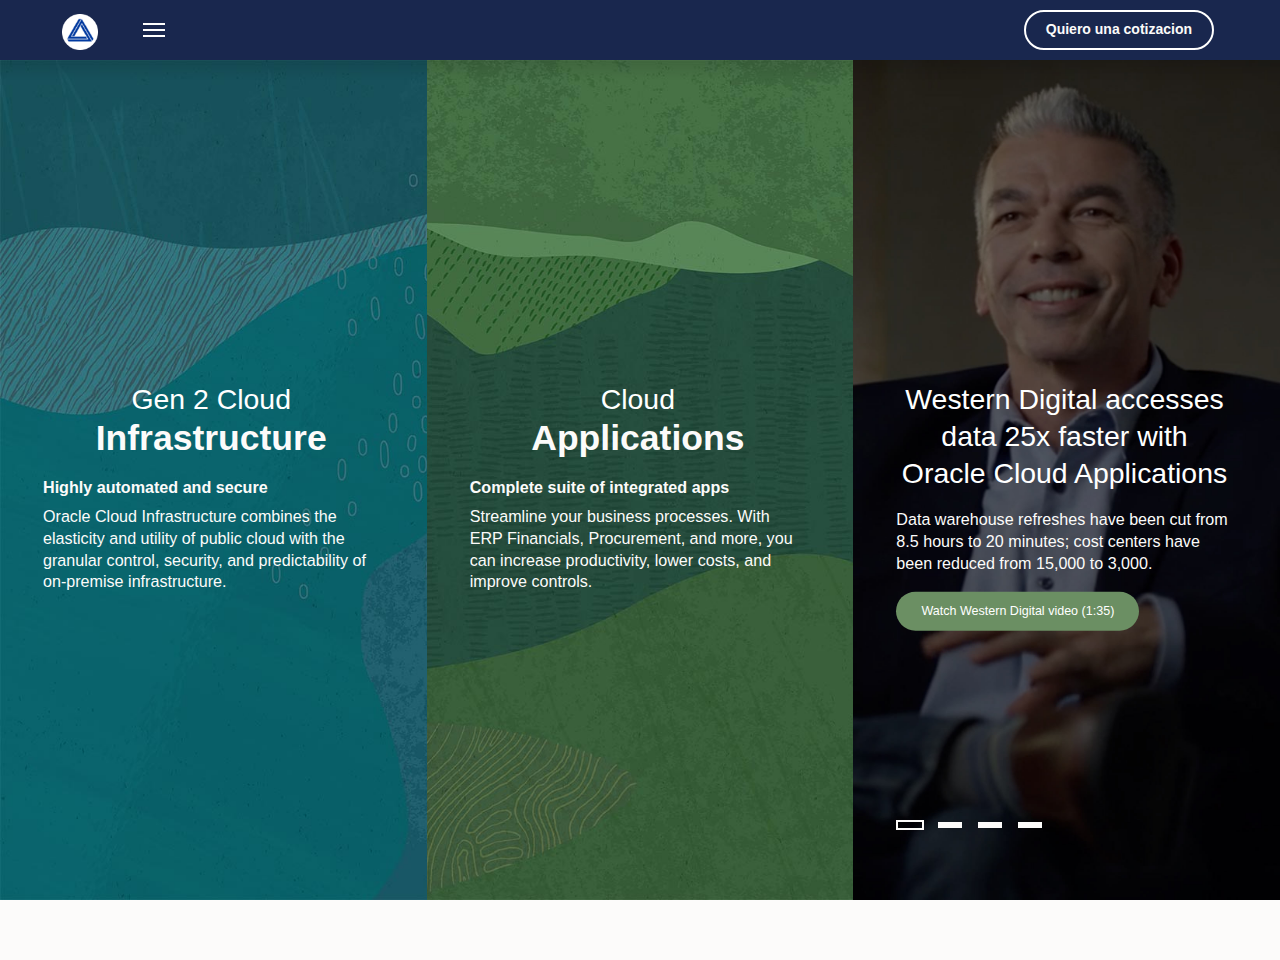
<file: index.html>
<!DOCTYPE html>
<html lang="en-US" class="no-js">
<!-- start :  -->
<!-- start : -->

<meta http-equiv="content-type" content="text/html;charset=UTF-8" />

<head>
    <title>ATS GROUP | We Make IT Work</title>
    <meta name="Title" content="ATS GROUP | We Make IT Wotk">
    <meta name="Description" content="Nos especializamos en crear herramientas digitales, incluyendo sitios web, según sus necesidades o deseos.">
    <meta name="Keywords" content="enterprise, applications, software, database, middleware, fusions, business, hardware">
    <meta name="siteid" content="sv">
    <meta name="countryid" content="SV">
    <meta name="robots" content="index, follow">
    <meta name="country" content="El Salvador">
    <meta name="Language" content="es">
    <meta name="Updated Date" content="2019-11-09T12:08:59Z">

    <meta name="viewport" content="width=device-width, initial-scale=1, maximum-scale=1">
    <meta http-equiv="Content-Type" content="text/html; charset=utf-8">

    <!-- BEGIN CSS/JS -->
    <script>
        ! function() {
            var d = document.documentElement;
            d.className = d.className.replace(/no-js/, 'js');
        }();
    </script>
    <link rel="stylesheet" href="asset/web/css/ats-styles.css">
    <link data-wscss href="asset/web/css/redwood-base.css" rel="preload" as="style" onload="this.rel='stylesheet'" onerror="this.rel='stylesheet'">
    <noscript>
        <link href="asset/web/css/redwood-base.css" rel="stylesheet">
    </noscript>

    <link data-wsjs data-reqjq href="asset/web/js/redwood-base.js" rel="preload" as="script">
    <script data-wsjs src="asset/web/js/jquery-min.js" async onload="$('head link[data-reqjq][rel=preload]').each(function(){var a = document.createElement('script');a.async=false;a.src=$(this).attr('href');this.parentNode.insertBefore(a, this);});$(function(){$('script[data-reqjq][data-src]').each(function(){this.async=true;this.src=$(this).data('src');});});"></script>
    <!-- Modernizr -->
    <script src="asset/web/js/modernizr-custom.js"></script>
    <!-- END CSS/JS -->

    <link rel="icon" href="asset/web/favicons/favicon-ats.png" sizes="32x32">
    <link rel="icon" href="asset/web/favicons/favicon-128.png" sizes="128x128">
    <link rel="icon" href="asset/web/favicons/favicon-192.png" sizes="192x192">
    <link rel="apple-touch-icon" href="asset/web/favicons/favicon-120.png" sizes="120x120">
    <link rel="apple-touch-icon" href="asset/web/favicons/favicon-152.png" sizes="152x152">
    <link rel="apple-touch-icon" href="asset/web/favicons/favicon-180.png" sizes="180x180">
    <meta name="msapplication-TileColor" content="#fcfbfa" />
    <meta name="msapplication-square70x70logo" content="favicon-128.png" />
    <meta name="msapplication-square150x150logo" content="favicon-270.png" />
    <meta name="msapplication-TileImage" content="favicon-270.png" />
    <meta name="msapplication-config" content="none" />

    <body class="f20 f20v0 f20home" style="opacity:0">
        <!-- Container/Display Start -->
        <!-- inicio menu nav -->
        <nav>
            <section class="u28 u28v0" id="u28" data-trackas="header">
                <div class="u28w1">
                    <div class="cwidth">
                        <div class="u28s1">
                            <a class="u28home rw-logo" href="index.html" tabindex=1>Home</a>
                            <a href="#cd-nav" class="cd-nav-trigger">Menu 
                                <span class="cd-nav-icon"></span>                                    
                                <svg x="0px" y="0px" width="52px" height="52px" viewBox="0 0 52 52">
                                    <circle fill="transparent" stroke="#656e79" stroke-width="1" cx="27" cy="27" r="25" stroke-dasharray="157 157" stroke-dashoffset="157"></circle>
                                </svg>
                            </a>
                        </div>
                        <div class="u28s2">
                            <div class="u28-profile">
                            </div>
                        </div>
                        <div class="u28s3">
                            <a data-lbl="cloud-free-tier" href="#" class="u28b1" tabindex=5>Quiero una cotizacion</a>
                        </div>
                    </div>
                </div>
                <nav id="u28nav" class="u28nav" data-trackas="menu">
                    <span class="mnavback u28back">Back</span>
                </nav>
            </section>
            <div id="cd-nav" class="cd-nav">
                <div class="cd-navigation-wrapper">
                    <div class="cd-half-block">
                        <h2>&nbsp; </h2>

                        <nav>
                            <ul class="cd-primary-nav">
                                <li><a href="#0" class="selected">Inicio</a></li>
                                <li><a href="#0">Servicios</a></li>
                                <li><a href="#0">Nosotros</a></li>
                                <li><a href="#0">Contacto</a></li>

                            </ul>
                        </nav>
                    </div>
                    <!-- .cd-half-block -->
                    <div class="cd-half-block">
                        <address>
                            <ul class="cd-contact-info">
                                    <a class="company-logo" href="#">
                                            <img src="/asset/web/images/logo-ats-white.png" />
                                    </a>
                                <li><a href="mailto:bussinness@atsgroup.tech">business@atsgroup.tech</a></li>
                                <li>
                                    <span>El Salvador</span>
                                    <span>Cima 3 Pasaje 21 #53-E</span>
                                    <span>San Salvador.</span>
                                  
                                </li>
                                <li>
                                    <span>EE UU, Oviedo folrida.</span>
                                </li>
                            </ul>
                    </address>
                    </div>
                    <!-- .cd-half-block -->
                </div>
                <!-- .cd-navigation-wrapper -->
            </div>
            <!-- .cd-nav -->
        </nav>
        <!-- termina  menu nav -->

        <!-- Container/Display Start -->
        <main>
            <div class="f20w1">
                <!-- U28v0 inide-->
                <section class="u28 u28v0" id="u28" data-trackas="header">
                    <nav id="u28nav" class="u28nav" data-trackas="menu">
                        <span class="mnavback u28back">Back</span>
                    </nav>
                </section>
                <!-- RH02v0 -->
                <section class="rh02 rh02v0 pghero" data-trackas="rh02" data-ocomid="rh02" data-backlbl="Back">
                    <div class="rh02w1">
                        <div class="rh02panel rh02p1" data-trackas="panel1:infra">
                            <div class="rh02w2 darktheme">
                                <div class="rh02w3">
                                    <button class="rh02-pcontent">
                                <h2 class="rh02-ttl">Gen 2 Cloud <b>Infrastructure</b></h2>
                                <div class="rh02-sub">Highly automated and secure</div>
                                <div class="rh02-leadin">
                                    <p>Oracle Cloud Infrastructure combines the elasticity and utility of public cloud with the granular control, security, and predictability of on-premise infrastructure.</p>
                                </div>
                            </button>
                                    <div class="rh02w4">
                                        <div class="rh02-cta">
                                            <div class="obttns ">
                                                <div><a href="#" data-lbl="cta-0912:button:cloud-infracturure ">Cloud Infrastructure overview</a></div>
                                                <div class="obttn1 btn-liquid"><a href="#" data-lbl="cta-112219-cloud-sign-in">Sign in to Cloud</a></div>

                                            </div>
                                        </div>
                                        <div class="rh02-xcontent">
                                            <div class="rh02head">
                                                <h5>Featured</h5>
                                            </div>
                                            <div class="rh02link">
                                                <a href="#" data-lbl="cta-111819-panel1-pos1-hbr-automation">How AI and Automation Can Transform Complexity Into Profit</a>
                                                <p style="font-color:white;">Harvard Business Review Analytic Services report: 77% of business leaders say top candidate for automation is operations.</p>
                                            </div>

                                            <div class="rh02link">
                                                <a href="#" data-lbl="cta-111819-panel1-pos2-ovum-oci-gen2-cloud">Analyst Report: The Business Value of Cloud 2.0</a>
                                                <p style="font-color:white;">Oracle meets expectations for reliability, security, and performance, Ovum says.</p>
                                            </div>
                                        </div>
                                    </div>
                                </div>
                            </div>
                        </div>
                        <div class="rh02panel rh02p2" data-trackas="panel2:apps">
                            <div class="rh02w2 darktheme">
                                <div class="rh02w3">
                                    <button class="rh02-pcontent">
                                    <h2 class="rh02-ttl">Cloud <b>Applications</b></h2>
                                    <div class="rh02-sub">Complete suite of integrated apps</div>
                                    <div class="rh02-leadin">
                                        <p>Streamline your business processes. With ERP Financials, Procurement, and more, you can increase productivity, lower costs, and improve controls.</p>
                                    </div>
                                </button>
                                    <div class="rh02w4">
                                        <div class="rh02-cta">
                                            <div class="obttns">
                                                <div><a href="#" data-lbl="cta-0912:button:cloud-applications">Cloud Applications overview</a></div>
                                            </div>
                                        </div>

                                        <div class="rh02-xcontent">

                                            <div class="rh02head">
                                                <h5>Featured</h5>
                                            </div>
                                            <div class="rh02link">
                                                <a href="#" data-lbl="cta-panel2-pos1-gartner-mq-cpq-apps">Oracle Named a Leader in 2019 Gartner Magic Quadrant for Configure, Price and Quote Application Suites</a>
                                                <p>Gartner report highlights Oracle&rsquo;s growth in market share, comprehensive CPQ functionality, and scope of quote-to-cash offerings. Read the report.</p>
                                            </div>
                                            <div class="rh02link">
                                                <a href="#" data-lbl="cta-110119-panel2-pos2-ai-wkplace-apps">AI Is Winning Hearts, Minds&mdash;and Trust&mdash;in the Workplace</a>
                                                <p>64% of people trust a robot more than their manager, Oracle/Future Workplace research finds. Get the report.</p>
                                            </div>
                                        </div>
                                    </div>
                                </div>
                            </div>
                        </div>
                        <div class="rh02panel rh02p3 rh02carousel" data-auto="5" data-trackas="panel3:about">
                            <div class="rh02w2 darktheme" data-bgimg="/asset/web/images/rh02-western-digital-cloud-overlay-2x.jpg" data-bgimg2x="/asset/web/images/rh02-western-digital-cloud-overlay-2x.jpg">
                                <div class="rh02w3">
                                    <div class="rh02-pcontent">
                                        <h2 class="rh02-ttl">Western Digital accesses data 25x faster with Oracle Cloud Applications</h2>
                                        <p>Data warehouse refreshes have been cut from 8.5 hours to 20 minutes; cost centers have been reduced from 15,000 to 3,000.</p>
                                        <div class="rh02-cta">
                                            <div class="obttns">
                                                <div><a href="#" rel="vbox" data-lbl="cta-1114-panel3-slide1-cust-video-west-digital-apps">Watch Western Digital video (1:35)</a></div>
                                            </div>
                                        </div>
                                    </div>

                                </div>
                            </div>
                            <div class="rh02w2 darktheme" data-bgimg="/asset/web/images/rh02-database-2x.jpg" data-bgimg2x="/asset/web/images/rh02-database-2x.jpg">
                                <div class="rh02w3">
                                    <div class="rh02-pcontent">
                                        <h2 class="rh02-ttl">About <b class="">ATS GROUP</b></h2>
                                        <div class="rh02-sub">Unlock endless possibilities</div>
                                        <div class="rh02-leadin">
                                            <p>A culture of innovation has propelled Oracle since its inception. Today, thanks to exceptional people, we lead the market in autonomous, cloud, and applications technologies.</p>
                                        </div>
                                        <div class="rh02-cta">
                                            <div class="obttns">
                                                <div><a href="#" data-lbl="cta-0912:slide2:button:about-oracle-mission-overview">Our mission</a></div>
                                            </div>
                                        </div>
                                    </div>
                                </div>
                            </div>
                            <!-- Default Panel -->
                            <div class="rh02w2 darktheme" data-bgimg="/asset/web/images/rh02-earnings-2x.jpg" data-bgimg2x="/asset/web/images/rh02-earnings-2x.jpg">
                                <div class="rh02w3">
                                    <div class="rh02-pcontent">
                                        <h2 class="rh02-ttl">Connecting finance and human resources in Oracle Cloud delivers faster monthly close, higher productivity</h2>
                                        <div class="rh02-cta">
                                            <div class="obttns">
                                                <div><a href="#" data-lbl="cta-1104-panel3-Pos3-fin-hr-nucleus-apps">Get the Nucleus Research report</a></div>
                                            </div>
                                        </div>
                                    </div>
                                </div>
                            </div>
                            <div class="rh02w2 darktheme" data-bgimg="/asset/web/images/rh02-openworld-pre-event-2x.jpg" data-bgimg2x="/asset/web/images/rh02-openworld-pre-event-2x.jpg">
                                <div class="rh02w3">
                                    <div class="rh02-pcontent">
                                        <h2 class="rh02-ttl rh02-longttl">Oracle named a leader in The Forrester Wave&trade;: Translytical Data Platforms, Q4 2019</h2>
                                        <div class="rh02-leadin">
                                            <p>Oracle scores highest in the current offering and strategy categories. Forrester notes that customers like Oracle databases&rsquo; capability to support many workloads including OLTP, IoT, microservices, and
                                                AI/ML.
                                            </p>
                                        </div>
                                        <div class="rh02-cta">
                                            <div class="obttns">
                                                <div><a href="#" target="_blank" data-lbl="cta-110419-panel3-Pos4-forr-wave-trans-wave-db-infra">Read the Forrester report</a></div>
                                            </div>
                                        </div>
                                    </div>
                                </div>
                            </div>
                        </div>
                    </div>
                </section>

                <!-- Linea hawayana  se puede eliminar  o poner otra de color -->
                <div class="u10 u10v6"></div>
                <!-- Footer -->

                <footer class="footer-ats-centered">
                    <a class="footer-company-logo" href="#">
                        <img src="/asset/web/images/logo-ats-white.png" />
                    </a>
                    <p class="footer-links">
                        <a href="#">Inicio</a> &nbsp;&nbsp;
                        <a href="#">Servicios</a>&nbsp;&nbsp;
                        <a href="#">Nosotros</a>&nbsp;&nbsp;
                        <a href="#">Contacto</a>
                    </p>
                    <br>
                    <h2 class="linea "><span>2019 ©  ATS Group Todos los derechos reservados </span></h2>
                    <br>
                    <address>
                            <ul class="footer-contact-info">
                                <li><a href="mailto:bussinness@atsgroup.tech">Email: business@atsgroup.tech</a></li>
                                <li>
                                    <span>El Salvador</span>
                                    <span>Cima 3 Pasaje 21 #53-E</span>
                                    <span>San Salvador.</span>
                                  
                                </li>
                                <li>
                                    <span>EE UU, Oviedo folrida.</span>
                                </li>
                            </ul>
                    </address>
                    <div class="u10w5" data-trackas="footer">
                        <ul class="scl-icons">
                            <li class="scl-facebook"><a data-lbl="scl-icon:facebook" href="#" title="ATS GROUP  on Facebook">Facebook</a></li>
                            <li class="scl-linkedin"><a data-lbl="scl-icon:linkedin" href="#" title="Oracle on LinkedIn">LinkedIn</a></li>
                        </ul>
                    </div>
                </footer>
            </div>
        </main>

        <!-- Resource jQuery -->
        <script src="/asset/web/js/jquery-2.1.1.js"></script>
        <script src="/asset/web/js/main.js"></script>

    </body>

</html>
</file>
<file: asset/web/css/ats-styles.css>
/*----------------Comienza estilos de footer-----------------*/

.footer-ats-centered {
    background-color: #19274e;
    box-shadow: 0 1px 1px 0 rgba(0, 0, 0, 0.12);
    box-sizing: border-box;
    width: 100%;
    text-align: center;
    font: normal 18px sans-serif;
    padding: 45px;
    margin-top: 0px;
}

.footer-ats-centered .company-logo {
    color: #8d9093;
    font-size: 30px;
    margin: 0;
}

.footer-ats-centered .footer-company-name {
    color: #8f9296;
    font-size: 14px;
    margin: 0;
}

.footer-ats-centered .footer-links {
    list-style: none;
    font-weight: bold;
    color: #ffffff;
    padding: 35px 0 23px;
    margin: 0;
}

.footer-ats-centered .footer-links a {
    display: inline-block;
    text-decoration: none;
    color: inherit;
}

.scl-icons {
    margin-left: -60px;
    margin-bottom: 40px;
}

h2,
.linea {
    font: normal 16px sans-serif;
    margin-top: 30px;
    text-align: center;
    color: #ffffff;
    font-size: 13px;
    margin: 0;
}

h2.linea {
    position: relative;
    z-index: 1;
}

h2.linea:before {
    border-top: 0.5px solid #273a69;
    content: "";
    margin: 0 auto;
    position: absolute;
    top: 50%;
    left: 0;
    right: 0;
    bottom: 0;
    width: 100%;
    z-index: -1;
}

h2.linea span {
    background: #19274e;
    padding: 0 15px;
}

.footer-contact-info li {
    font: normal 16px sans-serif;
    margin-top: 30px;
    text-align: center;
    color: #ffffff;
    font-size: 13px;
    margin: 0;
}

.footer-ats-centered .footer-contact-info a {
    padding-bottom: 50px;
    color: #ffffff;
}


/* Responsivo footer*/

@media (max-width: 600px) {
    .footer-ats-centered {
        padding: 35px;
    }
    .footer-ats-centered .footer-company-logo {
        font-size: 18px;
        position: static!important;
        width: 100%;
        text-align: center;
        margin-top: 160px;
    }
    .footer-ats-centered .footer-company-name {
        font-size: 12px;
    }
    .footer-ats-centered .footer-links {
        font-size: 14px;
        padding: 25px 0 20px;
    }
    .footer-ats-centered .footer-links a {
        line-height: 1.8;
    }
    .linea:before {
        display: none;
    }
    h2,
    .footer-company-name {
        font-size: 11.5px;
    }
}


/*----------------Termina estilos de footer-----------------*/


/* -------------------------------- 

Estilos de menu slide 

-------------------------------- */

*,
*::after,
*::before {
    -webkit-box-sizing: border-box;
    -moz-box-sizing: border-box;
    box-sizing: border-box;
}

html {
    /*  font-size: 62.5%; */
}

html * {
    -webkit-font-smoothing: antialiased;
    -moz-osx-font-smoothing: grayscale;
}

body {
    /* background de menu slide */
    font-size: 1.6rem;
    font-family: "Open Sans", sans-serif;
    color: #243040;
    background-color: #ffffff;
    overflow: hidden;
}

body,
html {
    /* prevent horizontal scrolling */
    overflow-x: hidden;
}

a {
    color: #9cb3a8;
    text-decoration: none;
}


/* ---------Estilos Main Componentes de menu---------*/

main {
    position: relative;
    z-index: 2;
    /* fix bug on iOS */
    height: 100vh;
    overflow-y: auto;
    -webkit-overflow-scrolling: touch;
    background-color: #9cb3a8;
    -webkit-overflow-scrolling: touch;
    /* Force Hardware Acceleration in WebKit */
    -webkit-transform: translateZ(0);
    -moz-transform: translateZ(0);
    -ms-transform: translateZ(0);
    -o-transform: translateZ(0);
    transform: translateZ(0);
    -webkit-backface-visibility: hidden;
    backface-visibility: hidden;
    -webkit-transition: -webkit-transform 0.7s;
    -moz-transition: -moz-transform 0.7s;
    transition: transform 0.7s;
    -webkit-transition-timing-function: cubic-bezier(0.91, 0.01, 0.6, 0.99);
    -moz-transition-timing-function: cubic-bezier(0.91, 0.01, 0.6, 0.99);
    transition-timing-function: cubic-bezier(0.91, 0.01, 0.6, 0.99);
}

main h1 {
    font-size: 2.6rem;
    margin-bottom: 1em;
}

.navigation-is-open main {
    -webkit-transform: translateX(100%);
    -moz-transform: translateX(100%);
    -ms-transform: translateX(100%);
    -o-transform: translateX(100%);
    transform: translateX(100%);
}

@media only screen and (min-width: 768px) {}

.cd-nav-trigger {
    position: fixed;
    z-index: 3;
    left: 10%;
    top: 4px;
    height: 52px;
    width: 52px;
    background-color: #24304000;
    border-radius: 50%;
    /* image replacement */
    overflow: hidden;
    text-indent: 100%;
    white-space: nowrap;
    -webkit-transition: -webkit-transform 0.5s;
    -moz-transition: -moz-transform 0.5s;
    transition: transform 0.5s;
}

.cd-nav-trigger .cd-nav-icon {
    /* icon created in CSS */
    position: absolute;
    left: 50%;
    top: 50%;
    bottom: auto;
    right: auto;
    -webkit-transform: translateX(-50%) translateY(-50%);
    -moz-transform: translateX(-50%) translateY(-50%);
    -ms-transform: translateX(-50%) translateY(-50%);
    -o-transform: translateX(-50%) translateY(-50%);
    transform: translateX(-50%) translateY(-50%);
    width: 22px;
    height: 2px;
    background-color: #ffffff;
}

.cd-nav-trigger .cd-nav-icon::before,
.cd-nav-trigger .cd-nav-icon:after {
    /* upper and lower lines of the menu icon */
    content: '';
    position: absolute;
    top: 0;
    right: 0;
    width: 100%;
    height: 100%;
    background-color: inherit;
    /* Force Hardware Acceleration in WebKit */
    -webkit-transform: translateZ(0);
    -moz-transform: translateZ(0);
    -ms-transform: translateZ(0);
    -o-transform: translateZ(0);
    transform: translateZ(0);
    -webkit-backface-visibility: hidden;
    backface-visibility: hidden;
    -webkit-transition: -webkit-transform 0.5s, width 0.5s, top 0.3s;
    -moz-transition: -moz-transform 0.5s, width 0.5s, top 0.3s;
    transition: transform 0.5s, width 0.5s, top 0.3s;
}

.cd-nav-trigger .cd-nav-icon::before {
    -webkit-transform-origin: right top;
    -moz-transform-origin: right top;
    -ms-transform-origin: right top;
    -o-transform-origin: right top;
    transform-origin: right top;
    -webkit-transform: translateY(-6px);
    -moz-transform: translateY(-6px);
    -ms-transform: translateY(-6px);
    -o-transform: translateY(-6px);
    transform: translateY(-6px);
}

.cd-nav-trigger .cd-nav-icon::after {
    -webkit-transform-origin: right bottom;
    -moz-transform-origin: right bottom;
    -ms-transform-origin: right bottom;
    -o-transform-origin: right bottom;
    transform-origin: right bottom;
    -webkit-transform: translateY(6px);
    -moz-transform: translateY(6px);
    -ms-transform: translateY(6px);
    -o-transform: translateY(6px);
    transform: translateY(6px);
}

.no-touch .cd-nav-trigger:hover .cd-nav-icon::after {
    top: 2px;
}

.no-touch .cd-nav-trigger:hover .cd-nav-icon::before {
    top: -2px;
}

.cd-nav-trigger svg {
    position: absolute;
    top: 0;
    left: 0;
}

.cd-nav-trigger circle {
    /* circle border animation */
    -webkit-transition: stroke-dashoffset 0.4s 0s;
    -moz-transition: stroke-dashoffset 0.4s 0s;
    transition: stroke-dashoffset 0.4s 0s;
}

.navigation-is-open .cd-nav-trigger {
    /* rotate trigger when navigation becomes visible */
    -webkit-transform: rotate(180deg);
    -moz-transform: rotate(180deg);
    -ms-transform: rotate(180deg);
    -o-transform: rotate(180deg);
    transform: rotate(180deg);
}

.navigation-is-open .cd-nav-trigger .cd-nav-icon::after,
.navigation-is-open .cd-nav-trigger .cd-nav-icon::before {
    /* animate arrow --> from hamburger to arrow */
    width: 50%;
    -webkit-transition: -webkit-transform 0.5s, width 0.5s;
    -moz-transition: -moz-transform 0.5s, width 0.5s;
    transition: transform 0.5s, width 0.5s;
}

.navigation-is-open .cd-nav-trigger .cd-nav-icon::before {
    -webkit-transform: rotate(45deg);
    -moz-transform: rotate(45deg);
    -ms-transform: rotate(45deg);
    -o-transform: rotate(45deg);
    transform: rotate(45deg);
}

.navigation-is-open .cd-nav-trigger .cd-nav-icon::after {
    -webkit-transform: rotate(-45deg);
    -moz-transform: rotate(-45deg);
    -ms-transform: rotate(-45deg);
    -o-transform: rotate(-45deg);
    transform: rotate(-45deg);
}

.no-touch .navigation-is-open .cd-nav-trigger:hover .cd-nav-icon::after,
.no-touch .navigation-is-open .cd-nav-trigger:hover .cd-nav-icon::before {
    top: 0;
}

.navigation-is-open .cd-nav-trigger circle {
    stroke-dashoffset: 0;
    -webkit-transition: stroke-dashoffset 0.4s 0.3s;
    -moz-transition: stroke-dashoffset 0.4s 0.3s;
    transition: stroke-dashoffset 0.4s 0.3s;
}

@media only screen and (min-width: 1170px) {
    .cd-nav-trigger {
        top: 4px;
    }
}

.cd-nav {
    position: fixed;
    z-index: 1;
    top: 0;
    left: 0;
    height: 100%;
    width: 100%;
    background-color: #243565;
    visibility: hidden;
    -webkit-transition: visibility 0s 0.7s;
    -moz-transition: visibility 0s 0.7s;
    transition: visibility 0s 0.7s;
}

.cd-nav .cd-navigation-wrapper {
    /* all navigation content */
    height: 100%;
    overflow-y: auto;
    -webkit-overflow-scrolling: touch;
    padding: 40px 5% 40px calc(5% + 80px);
    /* Force Hardware Acceleration in WebKit */
    -webkit-transform: translateZ(0);
    -moz-transform: translateZ(0);
    -ms-transform: translateZ(0);
    -o-transform: translateZ(0);
    transform: translateZ(0);
    -webkit-backface-visibility: hidden;
    backface-visibility: hidden;
    -webkit-transform: translateX(-50%);
    -moz-transform: translateX(-50%);
    -ms-transform: translateX(-50%);
    -o-transform: translateX(-50%);
    transform: translateX(-50%);
    -webkit-transition: -webkit-transform 0.7s;
    -moz-transition: -moz-transform 0.7s;
    transition: transform 0.7s;
    -webkit-transition-timing-function: cubic-bezier(0.86, 0.01, 0.77, 0.78);
    -moz-transition-timing-function: cubic-bezier(0.86, 0.01, 0.77, 0.78);
    transition-timing-function: cubic-bezier(0.86, 0.01, 0.77, 0.78);
}

.navigation-is-open .cd-nav {
    visibility: visible;
    -webkit-transition: visibility 0s 0s;
    -moz-transition: visibility 0s 0s;
    transition: visibility 0s 0s;
}

.navigation-is-open .rw-logo,
.u28s3 {
    display: none;
}

.navigation-is-open .u28s3 {
    display: none;
}

.navigation-is-open .u28w1 {
    background-color: rgba(25, 39, 78, 0.00);
}

.navigation-is-open .u28w1:after {
    display: none;
}

.navigation-is-open .cd-nav .cd-navigation-wrapper {
    -webkit-transform: translateX(0);
    -moz-transform: translateX(0);
    -ms-transform: translateX(0);
    -o-transform: translateX(0);
    transform: translateX(0);
    -webkit-transition: -webkit-transform 0.5s;
    -moz-transition: -moz-transform 0.5s;
    transition: transform 0.5s;
    -webkit-transition-timing-function: cubic-bezier(0.82, 0.01, 0.77, 0.78);
    -moz-transition-timing-function: cubic-bezier(0.82, 0.01, 0.77, 0.78);
    transition-timing-function: cubic-bezier(0.82, 0.01, 0.77, 0.78);
}

.cd-nav h2 {
    position: relative;
    margin-bottom: 1.7em;
    font-size: 1.3rem;
    font-weight: 800;
    color: hsl(0, 0%, 100%);
    text-transform: uppercase;
}

.cd-nav h2::after {
    /* bottom separation line */
    content: '';
    position: absolute;
    left: 0;
    bottom: -20px;
    height: 1px;
    width: 60px;
    background-color: currentColor;
}

.cd-nav .cd-primary-nav {
    margin-top: 60px;
}

.cd-nav .cd-primary-nav li {
    margin: 1.6em 0;
}

.cd-nav .cd-primary-nav a {
    font-weight: bold;
    font-size: 2.4rem;
    color: rgba(255, 255, 255, 0.3);
    display: inline-block;
}

.cd-nav .cd-primary-nav a.selected {
    color: #ffffff;
}

.no-touch .cd-nav .cd-primary-nav a:hover {
    color: #ffffff;
}

.cd-nav .cd-contact-info {
    margin-top: 80px;
}

.cd-nav .cd-contact-info li {
    font-family: "Merriweather", serif;
    margin-bottom: 1.5em;
    line-height: 1.2;
    color: rgba(255, 255, 255, 0.3);
}

.cd-nav .cd-contact-info a {
    color: #ffffff;
}

.cd-nav .cd-contact-info span {
    display: block;
}

.cd-nav .cd-contact-info li,
.cd-nav .cd-contact-info a,
.cd-nav .cd-contact-info span {
    font-size: 1.6rem;
}

@media only screen and (min-width: 1170px) {
    .cd-nav .cd-navigation-wrapper {
        padding: 6px 20%;
    }
    .cd-nav .cd-navigation-wrapper::after {
        clear: both;
        content: "";
        display: table;
    }
    .cd-nav .cd-half-block {
        width: 50%;
        float: left;
    }
    .cd-nav .cd-primary-nav {
        margin-top: 0;
    }
    .cd-nav h2 {
        font-size: 1.5rem;
        margin-bottom: 5.6em;
    }
    .cd-nav .cd-primary-nav li {
        margin: 2em 0;
    }
    .cd-nav .cd-primary-nav a {
        font-size: 4.4rem;
    }
    .cd-nav .cd-contact-info {
        margin-top: 120px;
        text-align: right;
    }
    .cd-nav .cd-contact-info li {
        margin-bottom: 2.4em;
    }
    .cd-nav .cd-contact-info li,
    .cd-nav .cd-contact-info a,
    .cd-nav .cd-contact-info span {
        font-size: 2rem;
    }
}

.no-js main {
    height: auto;
    overflow: visible;
}

.no-js .cd-nav {
    position: static;
    visibility: visible;
}

.no-js .cd-nav .cd-navigation-wrapper {
    height: auto;
    overflow: visible;
    padding: 100px 5%;
    -webkit-transform: translateX(0);
    -moz-transform: translateX(0);
    -ms-transform: translateX(0);
    -o-transform: translateX(0);
    transform: translateX(0);
}


/* 
CSS reset
http://meyerweb.com/eric/tools/css/reset/ 
   v2.0 | 20110126
   License: none (public domain)
*/
</file>
<file: asset/web/css/redwood-base.css>
/*
######################################################

# REDWOOD-BASE.CSS

# OCOM GLOBAL ASSET RELEASE: 20.3.0

# BUILD DATE: Mon Dec 02 2019 13:24:29 GMT-0800 (PST)

# COPYRIGHT ORACLE CORP 2019 [UNLESS STATED OTHERWISE]

######################################################
*/


/*! VERSION INFO */

#redwoodstyle {
    content: '20.3.0'
}

span[tabindex]:focus,
li[tabindex]:focus,
div[tabindex]:focus,
button:focus,
a:focus {
    outline-offset: 2px;
    outline-width: 2px !important;
    outline-style: dotted !important;
    outline-color: #e6ac58
}

.eyebrow {
    font-size: 1.925rem !important;
    line-height: 2.4rem !important;
    font-weight: 500
}

div.bcvideo.bcvideoshadow {
    box-shadow: 0px 1px 16px 0 rgba(0, 0, 0, 0.18)
}


/*! FONT - ORACLESANS FONT */

@font-face {
    font-display: fallback;
    font-family: "Oracle Sans";
    src: url("https://www.oracle.com/asset/web/fonts/OracleSans-Lt.woff2") format("woff2"), url("https://www.oracle.com/asset/web/fonts/OracleSans-Lt.woff") format("woff");
    font-weight: 200;
    font-style: normal
}

@font-face {
    font-display: fallback;
    font-family: "Oracle Sans";
    src: url("https://www.oracle.com/asset/web/fonts/OracleSans-LtIt.woff2") format("woff2"), url("https://www.oracle.com/asset/web/fonts/OracleSans-LtIt.woff") format("woff");
    font-weight: 200;
    font-style: italic
}

@font-face {
    font-display: fallback;
    font-family: "Oracle Sans";
    src: url("https://www.oracle.com/asset/web/fonts/OracleSans-Rg.woff2") format("woff2"), url("https://www.oracle.com/asset/web/fonts/OracleSans-Rg.woff") format("woff");
    font-weight: 400;
    font-style: normal
}

@font-face {
    font-display: fallback;
    font-family: "Oracle Sans";
    src: url("https://www.oracle.com/asset/web/fonts/OracleSans-It.woff2") format("woff2"), url("https://www.oracle.com/asset/web/fonts/OracleSans-It.woff") format("woff");
    font-weight: 400;
    font-style: italic
}

@font-face {
    font-display: fallback;
    font-family: "Oracle Sans";
    src: url("https://www.oracle.com/asset/web/fonts/OracleSans-SBd.woff2") format("woff2"), url("https://www.oracle.com/asset/web/fonts/OracleSans-SBd.woff") format("woff");
    font-weight: 500;
    font-style: normal
}

@font-face {
    font-display: fallback;
    font-family: "Oracle Sans";
    src: url("https://www.oracle.com/asset/web/fonts/OracleSans-SBdIt.woff2") format("woff2"), url("https://www.oracle.com/asset/web/fonts/OracleSans-SBdIt.woff") format("woff");
    font-weight: 500;
    font-style: italic
}

@font-face {
    font-display: fallback;
    font-family: "Oracle Sans";
    src: url("https://www.oracle.com/asset/web/fonts/OracleSans-Bd.woff2") format("woff2"), url("https://www.oracle.com/asset/web/fonts/OracleSans-Bd.woff") format("woff");
    font-weight: 700;
    font-style: normal
}

@font-face {
    font-display: fallback;
    font-family: "Oracle Sans";
    src: url("https://www.oracle.com/asset/web/fonts/OracleSans-BdIt.woff2") format("woff2"), url("https://www.oracle.com/asset/web/fonts/OracleSans-BdIt.woff") format("woff");
    font-weight: 700;
    font-style: italic
}

@font-face {
    font-display: fallback;
    font-family: "Oracle Sans";
    src: url("https://www.oracle.com/asset/web/fonts/OracleSans-XBd.woff2") format("woff2"), url("https://www.oracle.com/asset/web/fonts/OracleSans-XBd.woff") format("woff");
    font-weight: 800;
    font-style: normal
}

@font-face {
    font-display: fallback;
    font-family: "Oracle Sans";
    src: url("https://www.oracle.com/asset/web/fonts/OracleSans-XBdIt.woff2") format("woff2"), url("https://www.oracle.com/asset/web/fonts/OracleSans-XBdIt.woff") format("woff");
    font-weight: 800;
    font-style: italic
}

@font-face {
    font-display: fallback;
    font-family: "Oracle Sans Condensed";
    src: url("https://www.oracle.com/asset/web/fonts/OracleSans-Bd.woff2") format("woff2"), url("https://www.oracle.com/asset/web/fonts/OracleSans-Bd.woff") format("woff");
    font-weight: 500;
    font-style: normal
}

body,
input {
    font-family: "Oracle Sans", -apple-system, BlinkMacSystemFont, "Segoe UI", "Helvetica Neue", sans-serif;
    font-weight: 400;
    -webkit-font-smoothing: antialiased;
    -moz-osx-font-smoothing: grayscale;
    color: #100f0e
}

h1,
h2,
h3,
h4,
h5,
h6 {
    font-weight: 500
}

i {
    font-style: italic
}


/*! FONT - ORACLE REDWOOD ICONS */

@font-face {
    font-family: 'redwoodicons';
    src: url("https://www.oracle.com/asset/web/fonts/redwoodicons-v4.woff2?20.3.0") format("woff2"), url("https://www.oracle.com/asset/web/fonts/redwoodicons-v4.woff?20.3.0") format("woff");
    font-weight: normal !important;
    font-style: normal !important
}

[class^="icn-"]:before,
[class*=" icn-"]:before {
    font-family: 'redwoodicons' !important;
    speak: none;
    font-style: normal;
    font-weight: normal;
    font-variant: normal;
    text-transform: none;
    line-height: 1;
    -webkit-font-smoothing: antialiased;
    -moz-osx-font-smoothing: grayscale
}

a:hover *:after,
a:hover:after,
a:hover *:before,
a:hover:before,
a:focus *:after,
a:focus:after,
a:focus *:before,
a:focus:before {
    text-decoration: underline
}

a:hover *:after,
a:hover:after,
a:hover *:before,
a:hover:before,
a:focus *:after,
a:focus:after,
a:focus *:before,
a:focus:before {
    text-decoration: none !important
}

div.icn-img {
    margin: 0 auto;
    font-size: 10rem;
    width: 1em !important;
    height: 1em !important;
    line-height: 1 !important;
    display: -ms-flexbox;
    display: flex;
    -ms-flex-direction: row;
    -ms-flex-wrap: wrap;
    flex-flow: row wrap;
    -ms-flex-pack: center;
    justify-content: center;
    -ms-flex-align: center;
    align-items: center
}

div.icn-img:before {
    font-size: 1em !important;
    line-height: 1.01 !important;
    vertical-align: top;
    display: block;
    text-align: center
}

div.icn-img br {
    display: none
}

.icn-zoom:before {
    content: "\eadb"
}

.icn-wrench:before {
    content: "\eadc"
}

.icn-wine:before {
    content: "\eadd"
}

.icn-wheelchair:before {
    content: "\eade"
}

.icn-vertical-align-top:before {
    content: "\eadf"
}

.icn-vertical-align-bottom:before {
    content: "\eae0"
}

.icn-venus:before {
    content: "\eae1"
}

.icn-venus-mars:before {
    content: "\eae2"
}

.icn-venus-double:before {
    content: "\eae3"
}

.icn-user-m-d:before {
    content: "\eae4"
}

.icn-triangle-up:before {
    content: "\eae5"
}

.icn-triangle-up-s:before {
    content: "\eae6"
}

.icn-triangle-up-8:before {
    content: "\eae7"
}

.icn-triangle-right:before {
    content: "\eae8"
}

.icn-triangle-right-s:before {
    content: "\eae9"
}

.icn-triangle-left:before {
    content: "\eaea"
}

.icn-triangle-left-s:before {
    content: "\eaeb"
}

.icn-triangle-down:before {
    content: "\eaec"
}

.icn-triangle-down-s:before {
    content: "\eaed"
}

.icn-triangle-down-8:before {
    content: "\eaee"
}

.icn-transgender:before {
    content: "\eaef"
}

.icn-th-list:before {
    content: "\eaf0"
}

.icn-text-leading:before {
    content: "\eaf1"
}

.icn-text-kerning:before {
    content: "\eaf2"
}

.icn-text-input:before {
    content: "\eaf3"
}

.icn-text-input-phone-number:before {
    content: "\eaf4"
}

.icn-text-input-password:before {
    content: "\eaf5"
}

.icn-text-input-currency:before {
    content: "\eaf6"
}

.icn-text-input-combo:before {
    content: "\eaf7"
}

.icn-text-input-combo-many:before {
    content: "\eaf8"
}

.icn-text-input-area:before {
    content: "\eaf9"
}

.icn-text-cursor:before {
    content: "\eafa"
}

.icn-task-2:before {
    content: "\eafb"
}

.icn-tables-basic:before {
    content: "\eafc"
}

.icn-tab-panel:before {
    content: "\eafd"
}

.icn-tab-bar:before {
    content: "\eafe"
}

.icn-switcher:before {
    content: "\eaff"
}

.icn-swipe-to-reveal:before {
    content: "\eb00"
}

.icn-sunglasses:before {
    content: "\eb01"
}

.icn-subtitles:before {
    content: "\eb02"
}

.icn-stethoscope:before {
    content: "\eb03"
}

.icn-star-half:before {
    content: "\eb04"
}

.icn-star-s:before {
    content: "\eb05"
}

.icn-star-8:before {
    content: "\eb06"
}

.icn-square:before {
    content: "\eb07"
}

.icn-square-s:before {
    content: "\eb08"
}

.icn-square-8:before {
    content: "\eb09"
}

.icn-space-increase:before {
    content: "\eb0a"
}

.icn-space-decrease:before {
    content: "\eb0b"
}

.icn-solicitor:before {
    content: "\eb0c"
}

.icn-soccer:before {
    content: "\eb0d"
}

.icn-slider:before {
    content: "\eb0e"
}

.icn-settlement:before {
    content: "\eb0f"
}

.icn-search-list:before {
    content: "\eb10"
}

.icn-resize:before {
    content: "\eb11"
}

.icn-replay30:before {
    content: "\eb12"
}

.icn-replay10:before {
    content: "\eb13"
}

.icn-replay5:before {
    content: "\eb14"
}

.icn-remove-queue:before {
    content: "\eb16"
}

.icn-rectangle:before {
    content: "\eb17"
}

.icn-rectangle-s:before {
    content: "\eb18"
}

.icn-rectangle-8:before {
    content: "\eb19"
}

.icn-progress-linear:before {
    content: "\eb1a"
}

.icn-polygon:before {
    content: "\eb1b"
}

.icn-polygon-s:before {
    content: "\eb1c"
}

.icn-polygon-8:before {
    content: "\eb1d"
}

.icn-plus-8:before {
    content: "\eb1e"
}

.icn-playlist-play:before {
    content: "\eb1f"
}

.icn-playlist-add:before {
    content: "\eb20"
}

.icn-playlist-add-check:before {
    content: "\eb21"
}

.icn-play-circle:before {
    content: "\eb22"
}

.icn-play-circle-s:before {
    content: "\eb23"
}

.icn-phone-on:before {
    content: "\eb24"
}

.icn-phone-off:before {
    content: "\eb25"
}

.icn-pause-circle:before {
    content: "\eb26"
}

.icn-pause-circle-s:before {
    content: "\eb27"
}

.icn-paragraph:before {
    content: "\eb28"
}

.icn-page-slot:before {
    content: "\eb29"
}

.icn-overflow-vert:before {
    content: "\eb2a"
}

.icn-overflow-horiz:before {
    content: "\eb2b"
}

.icn-neutral:before {
    content: "\eb2c"
}

.icn-navigation:before {
    content: "\eb2d"
}

.icn-microsoft-windows:before {
    content: "\eb2e"
}

.icn-message:before {
    content: "\eb2f"
}

.icn-mercury:before {
    content: "\eb30"
}

.icn-medical-kit:before {
    content: "\eb31"
}

.icn-maximize:before {
    content: "\eb32"
}

.icn-masonary-layout:before {
    content: "\eb33"
}

.icn-mars:before {
    content: "\eb34"
}

.icn-mars-stroke:before {
    content: "\eb35"
}

.icn-mars-stroke-v:before {
    content: "\eb36"
}

.icn-mars-stroke-h:before {
    content: "\eb37"
}

.icn-mars-double:before {
    content: "\eb38"
}

.icn-marquee:before {
    content: "\eb39"
}

.icn-male:before {
    content: "\eb3a"
}

.icn-lock-open:before {
    content: "\eb3b"
}

.icn-loan-request:before {
    content: "\eb3c"
}

.icn-library-image:before {
    content: "\eb3d"
}

.icn-library-books:before {
    content: "\eb3e"
}

.icn-library-add:before {
    content: "\eb3f"
}

.icn-lendable:before {
    content: "\eb40"
}

.icn-layout3-row:before {
    content: "\eb41"
}

.icn-layout3-col1-row:before {
    content: "\eb42"
}

.icn-layout3-col:before {
    content: "\eb43"
}

.icn-layout2-row3-col:before {
    content: "\eb44"
}

.icn-layout2-row1-col:before {
    content: "\eb45"
}

.icn-layout2-row:before {
    content: "\eb46"
}

.icn-layout2-col1-row:before {
    content: "\eb47"
}

.icn-layout2-col:before {
    content: "\eb48"
}

.icn-layout1-row3-col:before {
    content: "\eb49"
}

.icn-layout1-row2-col:before {
    content: "\eb4a"
}

.icn-layout1-col2-row:before {
    content: "\eb4b"
}

.icn-layout-header:before {
    content: "\eb4c"
}

.icn-layout-header-footer:before {
    content: "\eb4d"
}

.icn-layout-header-cards:before {
    content: "\eb4e"
}

.icn-layout-footer:before {
    content: "\eb4f"
}

.icn-label-value:before {
    content: "\eb50"
}

.icn-keyboard:before {
    content: "\eb51"
}

.icn-justify-all:before {
    content: "\eb52"
}

.icn-input-number:before {
    content: "\eb53"
}

.icn-industry:before {
    content: "\eb54"
}

.icn-index:before {
    content: "\eb55"
}

.icn-import-export:before {
    content: "\eb56"
}

.icn-if:before {
    content: "\eb57"
}

.icn-human-8:before {
    content: "\eb58"
}

.icn-hour-glass-start:before {
    content: "\eb59"
}

.icn-hour-glass-middle:before {
    content: "\eb5a"
}

.icn-hour-glass-end:before {
    content: "\eb5b"
}

.icn-hospital:before {
    content: "\eb5c"
}

.icn-hospital-square:before {
    content: "\eb5d"
}

.icn-hospital-building:before {
    content: "\eb5e"
}

.icn-hero:before {
    content: "\eb5f"
}

.icn-help-circle-s:before {
    content: "\eb60"
}

.icn-heartbeat:before {
    content: "\eb61"
}

.icn-headset-off:before {
    content: "\eb62"
}

.icn-header:before {
    content: "\eb63"
}

.icn-hd:before {
    content: "\eb64"
}

.icn-hand-up:before {
    content: "\eb65"
}

.icn-hand-right:before {
    content: "\eb66"
}

.icn-hand-left:before {
    content: "\eb67"
}

.icn-hand-down:before {
    content: "\eb68"
}

.icn-grid-container:before {
    content: "\eb69"
}

.icn-girl:before {
    content: "\eb6a"
}

.icn-gavel:before {
    content: "\eb6b"
}

.icn-function:before {
    content: "\eb6c"
}

.icn-forward30:before {
    content: "\eb6d"
}

.icn-forward10:before {
    content: "\eb6e"
}

.icn-forward5:before {
    content: "\eb6f"
}

.icn-format:before {
    content: "\eb70"
}

.icn-format-shapes:before {
    content: "\eb71"
}

.icn-form-layout:before {
    content: "\eb72"
}

.icn-for-each:before {
    content: "\eb73"
}

.icn-folders:before {
    content: "\eb74"
}

.icn-folder-open:before {
    content: "\eb75"
}

.icn-folder-heirachy:before {
    content: "\eb76"
}

.icn-flex-container:before {
    content: "\eb77"
}

.icn-flashlight:before {
    content: "\eb78"
}

.icn-flag:before {
    content: "\eb79"
}

.icn-flag-checkered:before {
    content: "\eb7a"
}

.icn-fit-width:before {
    content: "\eb7b"
}

.icn-fit-size:before {
    content: "\eb7c"
}

.icn-fit-height:before {
    content: "\eb7d"
}

.icn-financials:before {
    content: "\eb7e"
}

.icn-film:before {
    content: "\eb7f"
}

.icn-female:before {
    content: "\eb80"
}

.icn-fees:before {
    content: "\eb81"
}

.icn-eyedropper:before {
    content: "\eb82"
}

.icn-expand-row:before {
    content: "\eb83"
}

.icn-exchange-v:before {
    content: "\eb84"
}

.icn-exchange-h:before {
    content: "\eb85"
}

.icn-event-note:before {
    content: "\eb86"
}

.icn-event-busy:before {
    content: "\eb87"
}

.icn-event-available:before {
    content: "\eb88"
}

.icn-ethernet:before {
    content: "\eb89"
}

.icn-ethernet-plug:before {
    content: "\eb8a"
}

.icn-eraser:before {
    content: "\eb8b"
}

.icn-equipment:before {
    content: "\eb8c"
}

.icn-equalizer:before {
    content: "\eb8d"
}

.icn-envelope-open:before {
    content: "\eb8e"
}

.icn-email-unread:before {
    content: "\eb8f"
}

.icn-email-reply:before {
    content: "\eb90"
}

.icn-email-reply-all:before {
    content: "\eb91"
}

.icn-eject:before {
    content: "\eb92"
}

.icn-dynamic-content:before {
    content: "\eb93"
}

.icn-due-dillegence:before {
    content: "\eb94"
}

.icn-drag-indicator:before {
    content: "\eb95"
}

.icn-drag-handle:before {
    content: "\eb96"
}

.icn-drag-corner:before {
    content: "\eb97"
}

.icn-divider-vertical:before {
    content: "\eb98"
}

.icn-divider-rows:before {
    content: "\eb99"
}

.icn-divider-horizontal:before {
    content: "\eb9a"
}

.icn-divider-grid:before {
    content: "\eb9b"
}

.icn-divider-columns:before {
    content: "\eb9c"
}

.icn-diamond:before {
    content: "\eb9d"
}

.icn-diamond-s:before {
    content: "\eb9e"
}

.icn-diamond-8:before {
    content: "\eb9f"
}

.icn-dialog:before {
    content: "\eba0"
}

.icn-deposits:before {
    content: "\eba1"
}

.icn-currency-yen:before {
    content: "\eba2"
}

.icn-currency-try:before {
    content: "\eba3"
}

.icn-currency-rub:before {
    content: "\eba4"
}

.icn-currency-money:before {
    content: "\eba5"
}

.icn-currency-krw:before {
    content: "\eba6"
}

.icn-currency-inr:before {
    content: "\eba7"
}

.icn-currency-ils:before {
    content: "\eba8"
}

.icn-currency-euro:before {
    content: "\eba9"
}

.icn-currency-dollar:before {
    content: "\ebaa"
}

.icn-currency-bitcoin:before {
    content: "\ebab"
}

.icn-currency-bgp:before {
    content: "\ebac"
}

.icn-creative-commons:before {
    content: "\ebad"
}

.icn-copyright:before {
    content: "\ebae"
}

.icn-conveyer-belt:before {
    content: "\ebaf"
}

.icn-contacts:before {
    content: "\ebb0"
}

.icn-compress:before {
    content: "\ebb1"
}

.icn-comment:before {
    content: "\ebb2"
}

.icn-collateral:before {
    content: "\ebb3"
}

.icn-collapse:before {
    content: "\ebb4"
}

.icn-collapse-row:before {
    content: "\ebb5"
}

.icn-code-fork:before {
    content: "\ebb6"
}

.icn-clipboard:before {
    content: "\ebb7"
}

.icn-clipboard-up:before {
    content: "\ebb8"
}

.icn-clipboard-down:before {
    content: "\ebb9"
}

.icn-chevron-up-end:before {
    content: "\ebba"
}

.icn-chevron-up-down:before {
    content: "\ebbb"
}

.icn-chevron-right-end:before {
    content: "\ebbc"
}

.icn-chevron-left-end:before {
    content: "\ebbd"
}

.icn-chevron-down-end:before {
    content: "\ebbe"
}

.icn-chevron-double-up:before {
    content: "\ebbf"
}

.icn-chevron-double-right:before {
    content: "\ebc0"
}

.icn-chevron-double-left:before {
    content: "\ebc1"
}

.icn-chevron-double-down:before {
    content: "\ebc2"
}

.icn-chevron-circle-up:before {
    content: "\ebc3"
}

.icn-chevron-circle-right:before {
    content: "\ebc4"
}

.icn-chevron-circle-left:before {
    content: "\ebc5"
}

.icn-chevron-circle-down:before {
    content: "\ebc6"
}

.icn-chart-stock:before {
    content: "\ebc7"
}

.icn-chart-scatter:before {
    content: "\ebc8"
}

.icn-chart-range-bar:before {
    content: "\ebc9"
}

.icn-chart-range-area:before {
    content: "\ebca"
}

.icn-chart-radar:before {
    content: "\ebcb"
}

.icn-chart-pyramid:before {
    content: "\ebcc"
}

.icn-chart-polar:before {
    content: "\ebcd"
}

.icn-chart-pies40:before {
    content: "\ebce"
}

.icn-chart-pie95:before {
    content: "\ebcf"
}

.icn-chart-pie90:before {
    content: "\ebd0"
}

.icn-chart-pie85:before {
    content: "\ebd1"
}

.icn-chart-pie80:before {
    content: "\ebd2"
}

.icn-chart-pie75:before {
    content: "\ebd3"
}

.icn-chart-pie70:before {
    content: "\ebd4"
}

.icn-chart-pie65:before {
    content: "\ebd5"
}

.icn-chart-pie60:before {
    content: "\ebd6"
}

.icn-chart-pie55:before {
    content: "\ebd7"
}

.icn-chart-pie50:before {
    content: "\ebd8"
}

.icn-chart-pie45:before {
    content: "\ebd9"
}

.icn-chart-pie35:before {
    content: "\ebda"
}

.icn-chart-pie30:before {
    content: "\ebdb"
}

.icn-chart-pie25:before {
    content: "\ebdc"
}

.icn-chart-pie15:before {
    content: "\ebdd"
}

.icn-chart-pie10:before {
    content: "\ebde"
}

.icn-chart-pie5:before {
    content: "\ebdf"
}

.icn-chart-pie0:before {
    content: "\ebe0"
}

.icn-chart-pie:before {
    content: "\ebe1"
}

.icn-chart-odometer:before {
    content: "\ebe2"
}

.icn-chart-line:before {
    content: "\ebe3"
}

.icn-chart-line-area:before {
    content: "\ebe4"
}

.icn-chart-gantt:before {
    content: "\ebe5"
}

.icn-chart-funnel:before {
    content: "\ebe6"
}

.icn-chart-donut:before {
    content: "\ebe7"
}

.icn-chart-combo:before {
    content: "\ebe8"
}

.icn-chart-bubble:before {
    content: "\ebe9"
}

.icn-chart-box-plot:before {
    content: "\ebea"
}

.icn-chart-bar-vert:before {
    content: "\ebeb"
}

.icn-chart-bar-horiz:before {
    content: "\ebec"
}

.icn-chart-axis-y2:before {
    content: "\ebed"
}

.icn-chart-axis-y1:before {
    content: "\ebee"
}

.icn-chart-axis-y:before {
    content: "\ebef"
}

.icn-chart-axis-x:before {
    content: "\ebf0"
}

.icn-chart-area:before {
    content: "\ebf1"
}

.icn-cell-phone:before {
    content: "\ebf2"
}

.icn-case-change:before {
    content: "\ebf3"
}

.icn-cart-full:before {
    content: "\ebf4"
}

.icn-cart-empty:before {
    content: "\ebf5"
}

.icn-caret-menu:before {
    content: "\ebf6"
}

.icn-cards:before {
    content: "\ebf7"
}

.icn-call-received:before {
    content: "\ebf8"
}

.icn-call-missed-outgoing:before {
    content: "\ebf9"
}

.icn-call-merge:before {
    content: "\ebfa"
}

.icn-calendar:before {
    content: "\ebfb"
}

.icn-calendar-remove:before {
    content: "\ebfc"
}

.icn-calendar-delete:before {
    content: "\ebfd"
}

.icn-calendar-clock:before {
    content: "\ebfe"
}

.icn-calendar-add:before {
    content: "\ebff"
}

.icn-calculator:before {
    content: "\ec00"
}

.icn-button-group:before {
    content: "\ec01"
}

.icn-bullhorn:before {
    content: "\ec02"
}

.icn-bug:before {
    content: "\ec03"
}

.icn-breadcrumb:before {
    content: "\ec04"
}

.icn-boy:before {
    content: "\ec05"
}

.icn-bluetooth-off:before {
    content: "\ec06"
}

.icn-birthday-cake:before {
    content: "\ec07"
}

.icn-binoculars:before {
    content: "\ec08"
}

.icn-beer:before {
    content: "\ec09"
}

.icn-bed:before {
    content: "\ec0a"
}

.icn-beaker:before {
    content: "\ec0b"
}

.icn-battery6:before {
    content: "\ec0c"
}

.icn-battery5:before {
    content: "\ec0d"
}

.icn-battery4:before {
    content: "\ec0e"
}

.icn-battery3:before {
    content: "\ec0f"
}

.icn-battery2:before {
    content: "\ec10"
}

.icn-battery1:before {
    content: "\ec11"
}

.icn-bar-container:before {
    content: "\ec12"
}

.icn-badge-id:before {
    content: "\ec13"
}

.icn-attach-file:before {
    content: "\ec14"
}

.icn-asterix:before {
    content: "\ec15"
}

.icn-arrows-v:before {
    content: "\ec16"
}

.icn-arrows-h:before {
    content: "\ec17"
}

.icn-arrows-alt:before {
    content: "\ec18"
}

.icn-arrow:before {
    content: "\ec19"
}

.icn-arrow-alt-up:before {
    content: "\ec1a"
}

.icn-arrow-alt-up-right:before {
    content: "\ec1b"
}

.icn-arrow-alt-up-left:before {
    content: "\ec1c"
}

.icn-arrow-alt-right:before {
    content: "\ec1d"
}

.icn-arrow-alt-left:before {
    content: "\ec1e"
}

.icn-arrow-alt-down:before {
    content: "\ec1f"
}

.icn-arrow-alt-down-right:before {
    content: "\ec20"
}

.icn-arrow-alt-down-left:before {
    content: "\ec21"
}

.icn-apple-ios:before {
    content: "\ec22"
}

.icn-android:before {
    content: "\ec23"
}

.icn-ambulance:before {
    content: "\ec24"
}

.icn-add-queue:before {
    content: "\ec25"
}

.icn-accordian:before {
    content: "\ec26"
}

.icn-vertical-align-center:before {
    content: "\ec27"
}

.icn-toolbar:before {
    content: "\ec28"
}

.icn-k:before {
    content: "\ec29"
}

.icn-minus:before {
    content: "\e9bb"
}

.icn-plus:before {
    content: "\e996"
}

.icn-zoomout:before {
    content: "\e901"
}

.icn-zoomin:before {
    content: "\e902"
}

.icn-minussquare:before {
    content: "\e9b9"
}

.icn-plussquare:before {
    content: "\e994"
}

.icn-minuscircle:before {
    content: "\e9ba"
}

.icn-pluscircle:before {
    content: "\e995"
}

.icn-arrowinlineup:before {
    content: "\ea9f"
}

.icn-arrowinlineright:before {
    content: "\eaa0"
}

.icn-arrowinlineleft:before {
    content: "\eaa1"
}

.icn-arrowinlinedown:before {
    content: "\eaa2"
}

.icn-emailforward:before {
    content: "\ea12"
}

.icn-enter:before {
    content: "\ea13"
}

.icn-cornerright:before {
    content: "\ea32"
}

.icn-cornerdownleft:before {
    content: "\ea37"
}

.icn-cornerrightdown:before {
    content: "\ea31"
}

.icn-cornerdownright:before {
    content: "\ea36"
}

.icn-cornerleft:before {
    content: "\ea35"
}

.icn-cornerleftdown:before {
    content: "\ea34"
}

.icn-cornerleftup:before {
    content: "\ea33"
}

.icn-cornerrightup:before {
    content: "\ea30"
}

.icn-contactmerge:before {
    content: "\ea38"
}

.icn-arrowupright:before {
    content: "\ea97"
}

.icn-arrowupleft:before {
    content: "\ea98"
}

.icn-arrowup:before {
    content: "\ea99"
}

.icn-arrowright:before {
    content: "\ea9a"
}

.icn-arrowleft:before {
    content: "\ea9b"
}

.icn-arrowdownright:before {
    content: "\ea9c"
}

.icn-arrowdownleft:before {
    content: "\ea9d"
}

.icn-arrowdown:before {
    content: "\ea9e"
}

.icn-warning:before {
    content: "\e90b"
}

.icn-warning-s:before {
    content: "\e90c"
}

.icn-help:before {
    content: "\e90d"
}

.icn-help-s:before {
    content: "\e90e"
}

.icn-error:before {
    content: "\e90f"
}

.icn-error-s:before {
    content: "\e910"
}

.icn-information:before {
    content: "\e911"
}

.icn-information-s:before {
    content: "\e912"
}

.icn-checkcircle:before {
    content: "\ea5a"
}

.icn-checkcircle-s:before {
    content: "\ea5b"
}

.icn-closecircle:before {
    content: "\ea58"
}

.icn-closecircle-s:before {
    content: "\ea59"
}

.icn-checkboxmixed:before {
    content: "\ea5e"
}

.icn-checkboxoff:before {
    content: "\ea5d"
}

.icn-checkboxon:before {
    content: "\ea5c"
}

.icn-checkboxon-s:before {
    content: "\ea55"
}

.icn-close:before {
    content: "\ea4f"
}

.icn-check:before {
    content: "\ea61"
}

.icn-closesquare:before {
    content: "\ea56"
}

.icn-closesquare-s:before {
    content: "\ea57"
}

.icn-checksquare:before {
    content: "\ea54"
}

.icn-panelcollapse:before {
    content: "\e9a5"
}

.icn-panelexpand:before {
    content: "\e9a4"
}

.icn-chevronup:before {
    content: "\ea50"
}

.icn-chevrondown:before {
    content: "\ea53"
}

.icn-chevronright:before {
    content: "\ea51"
}

.icn-chevronleft:before {
    content: "\ea52"
}

.icn-caretup:before {
    content: "\ea69"
}

.icn-caretdown:before {
    content: "\ea6a"
}

.icn-caretright:before {
    content: "\ea6b"
}

.icn-caretleft:before {
    content: "\ea6c"
}

.icn-volumeoff:before {
    content: "\e913"
}

.icn-volume2:before {
    content: "\e914"
}

.icn-volume1:before {
    content: "\e915"
}

.icn-mute:before {
    content: "\e916"
}

.icn-voicemail:before {
    content: "\e917"
}

.icn-viewfinder:before {
    content: "\e918"
}

.icn-camera:before {
    content: "\e919"
}

.icn-callring:before {
    content: "\e91a"
}

.icn-callmissed:before {
    content: "\e91b"
}

.icn-callincoming:before {
    content: "\e91c"
}

.icn-callforwarding:before {
    content: "\e91d"
}

.icn-call:before {
    content: "\e91e"
}

.icn-callend:before {
    content: "\e91f"
}

.icn-view:before {
    content: "\e920"
}

.icn-viewhide:before {
    content: "\e921"
}

.icn-cameraoff:before {
    content: "\e922"
}

.icn-notification:before {
    content: "\e923"
}

.icn-notificationoff:before {
    content: "\e924"
}

.icn-videoon:before {
    content: "\e925"
}

.icn-videooff:before {
    content: "\e926"
}

.icn-link:before {
    content: "\e927"
}

.icn-unlink:before {
    content: "\e928"
}

.icn-micon:before {
    content: "\e929"
}

.icn-micoff:before {
    content: "\e92a"
}

.icn-flashon:before {
    content: "\e92b"
}

.icn-flashoff:before {
    content: "\e92c"
}

.icn-cloud:before {
    content: "\e92d"
}

.icn-cloudoff:before {
    content: "\e92e"
}

.icn-cloudupload:before {
    content: "\e92f"
}

.icn-clouddownload:before {
    content: "\e930"
}

.icn-wi-fion:before {
    content: "\e904"
}

.icn-wi-fioff:before {
    content: "\e905"
}

.icn-text:before {
    content: "\e931"
}

.icn-removeformatting:before {
    content: "\e932"
}

.icn-strikethrough:before {
    content: "\e933"
}

.icn-selecttext:before {
    content: "\e934"
}

.icn-smallcaps:before {
    content: "\e935"
}

.icn-bold:before {
    content: "\ea7d"
}

.icn-textcolor:before {
    content: "\e948"
}

.icn-verified:before {
    content: "\e936"
}

.icn-work:before {
    content: "\e937"
}

.icn-wallet:before {
    content: "\e938"
}

.icn-vault:before {
    content: "\e939"
}

.icn-unlock:before {
    content: "\e93b"
}

.icn-lock:before {
    content: "\e9c4"
}

.icn-undo:before {
    content: "\e93c"
}

.icn-underline:before {
    content: "\e93d"
}

.icn-umbrella:before {
    content: "\e93e"
}

.icn-tv:before {
    content: "\e93f"
}

.icn-defer:before {
    content: "\e90a"
}

.icn-clock:before {
    content: "\e906"
}

.icn-stopwatch:before {
    content: "\e909"
}

.icn-watch:before {
    content: "\e907"
}

.icn-alarm:before {
    content: "\e908"
}

.icn-trendingup:before {
    content: "\e940"
}

.icn-trendingdown:before {
    content: "\e941"
}

.icn-trash:before {
    content: "\e942"
}

.icn-widgets:before {
    content: "\e903"
}

.icn-track:before {
    content: "\e943"
}

.icn-touchdevice:before {
    content: "\e944"
}

.icn-timer:before {
    content: "\e945"
}

.icn-thermometer:before {
    content: "\e946"
}

.icn-theme:before {
    content: "\e947"
}

.icn-terminal:before {
    content: "\e949"
}

.icn-template:before {
    content: "\e94a"
}

.icn-target:before {
    content: "\e94b"
}

.icn-tags:before {
    content: "\e94c"
}

.icn-tag:before {
    content: "\e94d"
}

.icn-tabletportrait:before {
    content: "\e94e"
}

.icn-tabletlandscape:before {
    content: "\e94f"
}

.icn-tables:before {
    content: "\e950"
}

.icn-sync:before {
    content: "\e951"
}

.icn-switchon:before {
    content: "\e952"
}

.icn-switchoff:before {
    content: "\e953"
}

.icn-supplychain:before {
    content: "\e954"
}

.icn-moon:before {
    content: "\e955"
}

.icn-sunset:before {
    content: "\e956"
}

.icn-sunrise:before {
    content: "\e957"
}

.icn-sun:before {
    content: "\e958"
}

.icn-snow:before {
    content: "\e959"
}

.icn-sleet:before {
    content: "\e95a"
}

.icn-rain:before {
    content: "\e95b"
}

.icn-lightening:before {
    content: "\e95c"
}

.icn-waterdrop:before {
    content: "\e95d"
}

.icn-wind:before {
    content: "\e95e"
}

.icn-storage:before {
    content: "\e95f"
}

.icn-stop:before {
    content: "\e961"
}

.icn-steepinlcine:before {
    content: "\e962"
}

.icn-status:before {
    content: "\e963"
}

.icn-star:before {
    content: "\e964"
}

.icn-speaker:before {
    content: "\e965"
}

.icn-sortrelevancelow:before {
    content: "\e966"
}

.icn-sortrelevancehigh:before {
    content: "\e967"
}

.icn-sortbysize:before {
    content: "\e968"
}

.icn-sort:before {
    content: "\e969"
}

.icn-chat:before {
    content: "\ea62"
}

.icn-closedcaptionint:before {
    content: "\ea4d"
}

.icn-closedcaption:before {
    content: "\ea4e"
}

.icn-forum:before {
    content: "\e96a"
}

.icn-slideshow:before {
    content: "\e96b"
}

.icn-slide:before {
    content: "\e96c"
}

.icn-sites:before {
    content: "\e96d"
}

.icn-sidebar:before {
    content: "\e96e"
}

.icn-shuffle:before {
    content: "\e96f"
}

.icn-showquotedtext:before {
    content: "\e970"
}

.icn-shieldtrusted:before {
    content: "\e971"
}

.icn-shieldoff:before {
    content: "\e972"
}

.icn-shield:before {
    content: "\e973"
}

.icn-settings:before {
    content: "\e974"
}

.icn-server:before {
    content: "\e975"
}

.icn-sendfeeback:before {
    content: "\e976"
}

.icn-send:before {
    content: "\e977"
}

.icn-selectall:before {
    content: "\e978"
}

.icn-select:before {
    content: "\e979"
}

.icn-save:before {
    content: "\e97b"
}

.icn-ruler:before {
    content: "\e97c"
}

.icn-rotationslock:before {
    content: "\e97d"
}

.icn-rotatecw:before {
    content: "\e97e"
}

.icn-rotateccw:before {
    content: "\e97f"
}

.icn-rotate:before {
    content: "\e980"
}

.icn-ringtone:before {
    content: "\e981"
}

.icn-stopinline:before {
    content: "\e960"
}

.icn-radiobuttonon:before {
    content: "\ea5f"
}

.icn-radiobuttonoff:before {
    content: "\ea60"
}

.icn-rewind:before {
    content: "\e982"
}

.icn-back:before {
    content: "\ea8a"
}

.icn-forward:before {
    content: "\e9f5"
}

.icn-play:before {
    content: "\e998"
}

.icn-reversedirection:before {
    content: "\e983"
}

.icn-restart:before {
    content: "\e984"
}

.icn-required:before {
    content: "\e985"
}

.icn-replyall:before {
    content: "\e986"
}

.icn-reply:before {
    content: "\e987"
}

.icn-repeatonce:before {
    content: "\e988"
}

.icn-repeat:before {
    content: "\e989"
}

.icn-refresh:before {
    content: "\e98a"
}

.icn-redo:before {
    content: "\e98b"
}

.icn-radio:before {
    content: "\e98c"
}

.icn-qrcode:before {
    content: "\e98d"
}

.icn-pullrequest:before {
    content: "\e98e"
}

.icn-publication:before {
    content: "\e98f"
}

.icn-print:before {
    content: "\e990"
}

.icn-preferences:before {
    content: "\e991"
}

.icn-poweron:before {
    content: "\e992"
}

.icn-poweroff:before {
    content: "\e993"
}

.icn-search:before {
    content: "\e97a"
}

.icn-playinline:before {
    content: "\e997"
}

.icn-pipeline:before {
    content: "\e999"
}

.icn-pin:before {
    content: "\e99a"
}

.icn-piechart:before {
    content: "\e99b"
}

.icn-phone:before {
    content: "\e99c"
}

.icn-percentage:before {
    content: "\e99d"
}

.icn-pen:before {
    content: "\e99e"
}

.icn-pdf:before {
    content: "\e99f"
}

.icn-pauseinline:before {
    content: "\e9a0"
}

.icn-pause:before {
    content: "\e9a1"
}

.icn-record:before {
    content: "\e9a2"
}

.icn-paste:before {
    content: "\e9a3"
}

.icn-pane:before {
    content: "\e9a6"
}

.icn-package:before {
    content: "\e9a7"
}

.icn-overflow:before {
    content: "\e9a8"
}

.icn-outbox:before {
    content: "\e9a9"
}

.icn-outage:before {
    content: "\e9aa"
}

.icn-offers:before {
    content: "\e9ab"
}

.icn-odometer:before {
    content: "\e9ac"
}

.icn-numberpad:before {
    content: "\e9ad"
}

.icn-notesadd:before {
    content: "\e9ae"
}

.icn-notes:before {
    content: "\e9af"
}

.icn-nightlife:before {
    content: "\e9b0"
}

.icn-networking:before {
    content: "\e9b1"
}

.icn-music:before {
    content: "\e9b2"
}

.icn-multiclass:before {
    content: "\e9b3"
}

.icn-move:before {
    content: "\e9b4"
}

.icn-mousepointer:before {
    content: "\e9b5"
}

.icn-mouse:before {
    content: "\e9b6"
}

.icn-modal:before {
    content: "\e9b7"
}

.icn-watchlist:before {
    content: "\e9b8"
}

.icn-minimize:before {
    content: "\e9bc"
}

.icn-metadata:before {
    content: "\e9bd"
}

.icn-merge:before {
    content: "\e9be"
}

.icn-map:before {
    content: "\e9c0"
}

.icn-machinelearning:before {
    content: "\e9c1"
}

.icn-locationsearching:before {
    content: "\e9c5"
}

.icn-locationpin:before {
    content: "\e9c6"
}

.icn-locationfound:before {
    content: "\e9c7"
}

.icn-linegraph:before {
    content: "\e9c8"
}

.icn-lightbulb:before {
    content: "\e9c9"
}

.icn-leaf:before {
    content: "\e9ca"
}

.icn-leads:before {
    content: "\e9cb"
}

.icn-layers:before {
    content: "\e9ce"
}

.icn-laptop:before {
    content: "\e9cf"
}

.icn-key:before {
    content: "\e9d0"
}

.icn-menu:before {
    content: "\e9bf"
}

.icn-cascadingmenu:before {
    content: "\ea68"
}

.icn-justifyright:before {
    content: "\e9d1"
}

.icn-justifyleft:before {
    content: "\e9d2"
}

.icn-leadingincrease:before {
    content: "\e9cc"
}

.icn-leadingdefault:before {
    content: "\e9cd"
}

.icn-justifyfull:before {
    content: "\e9d3"
}

.icn-justifycenter:before {
    content: "\e9d4"
}

.icn-list:before {
    content: "\e9d5"
}

.icn-listbulleted:before {
    content: "\e9d6"
}

.icn-bullets:before {
    content: "\ea71"
}

.icn-numberlist:before {
    content: "\e9d7"
}

.icn-task:before {
    content: "\e9d8"
}

.icn-marginsincrease:before {
    content: "\e9d9"
}

.icn-marginsdecrease:before {
    content: "\e9da"
}

.icn-playlist:before {
    content: "\e9db"
}

.icn-alignright:before {
    content: "\e9dc"
}

.icn-alignleft:before {
    content: "\e9dd"
}

.icn-aligncenter:before {
    content: "\e9de"
}

.icn-numbers:before {
    content: "\e9df"
}

.icn-jumpback:before {
    content: "\e9e0"
}

.icn-italics:before {
    content: "\e9e1"
}

.icn-integration:before {
    content: "\e9e2"
}

.icn-inboxadd:before {
    content: "\e9e4"
}

.icn-inbox:before {
    content: "\e9e5"
}

.icn-import:before {
    content: "\e9e6"
}

.icn-home:before {
    content: "\e9e7"
}

.icn-highlightcolor:before {
    content: "\e9e8"
}

.icn-headset:before {
    content: "\e9e9"
}

.icn-headphones:before {
    content: "\e9ea"
}

.icn-hdmi:before {
    content: "\e9eb"
}

.icn-hashtag:before {
    content: "\e9ec"
}

.icn-hardrive:before {
    content: "\e9ed"
}

.icn-grippies:before {
    content: "\e9ee"
}

.icn-gridviewsmall:before {
    content: "\e9ef"
}

.icn-gridviewlarge:before {
    content: "\e9f0"
}

.icn-gift:before {
    content: "\e9f1"
}

.icn-gamecontroller:before {
    content: "\e9f2"
}

.icn-futureready:before {
    content: "\e9f3"
}

.icn-fullscreen:before {
    content: "\e9f4"
}

.icn-folderremove:before {
    content: "\e9f6"
}

.icn-folderbookmark:before {
    content: "\e9f7"
}

.icn-folderadd:before {
    content: "\e9f8"
}

.icn-folder:before {
    content: "\e9f9"
}

.icn-flagged:before {
    content: "\e9fa"
}

.icn-fire:before {
    content: "\e9fb"
}

.icn-filter:before {
    content: "\e9fc"
}

.icn-filezip:before {
    content: "\e9fd"
}

.icn-fileweb:before {
    content: "\e9fe"
}

.icn-filetext:before {
    content: "\e9ff"
}

.icn-filespreadsheet:before {
    content: "\ea00"
}

.icn-fileremove:before {
    content: "\ea01"
}

.icn-filepresentation:before {
    content: "\ea02"
}

.icn-filepdf:before {
    content: "\ea03"
}

.icn-filemusic:before {
    content: "\ea04"
}

.icn-filemedia:before {
    content: "\ea05"
}

.icn-fileimage:before {
    content: "\ea06"
}

.icn-filedoc:before {
    content: "\ea07"
}

.icn-filecode:before {
    content: "\ea08"
}

.icn-fileadd:before {
    content: "\ea09"
}

.icn-file:before {
    content: "\ea0a"
}

.icn-fastforward:before {
    content: "\ea0b"
}

.icn-externallink:before {
    content: "\ea0c"
}

.icn-export:before {
    content: "\ea0d"
}

.icn-event:before {
    content: "\ea0e"
}

.icn-emojismile:before {
    content: "\ea0f"
}

.icn-emojisad:before {
    content: "\ea10"
}

.icn-emojimeh:before {
    content: "\ea11"
}

.icn-email:before {
    content: "\ea14"
}

.icn-education:before {
    content: "\ea15"
}

.icn-edit:before {
    content: "\ea16"
}

.icn-editinline:before {
    content: "\ea17"
}

.icn-editbox:before {
    content: "\ea18"
}

.icn-dvd:before {
    content: "\ea19"
}

.icn-draft:before {
    content: "\ea1a"
}

.icn-inboxcart:before {
    content: "\e9e3"
}

.icn-downloaderror:before {
    content: "\ea1b"
}

.icn-downloadcomplete:before {
    content: "\ea1c"
}

.icn-upload:before {
    content: "\e93a"
}

.icn-download:before {
    content: "\ea1d"
}

.icn-logout:before {
    content: "\e9c2"
}

.icn-login:before {
    content: "\e9c3"
}

.icn-door:before {
    content: "\ea1e"
}

.icn-donotenter:before {
    content: "\ea1f"
}

.icn-domain:before {
    content: "\ea20"
}

.icn-emergingtechnologies:before {
    content: "\ea21"
}

.icn-dollarsign:before {
    content: "\ea22"
}

.icn-documents:before {
    content: "\ea23"
}

.icn-divert:before {
    content: "\ea24"
}

.icn-dining:before {
    content: "\ea25"
}

.icn-diagnostic:before {
    content: "\ea26"
}

.icn-developertools:before {
    content: "\ea27"
}

.icn-developer:before {
    content: "\ea28"
}

.icn-desktop:before {
    content: "\ea29"
}

.icn-decimal:before {
    content: "\ea2a"
}

.icn-database:before {
    content: "\ea2b"
}

.icn-cut:before {
    content: "\ea2c"
}

.icn-crop:before {
    content: "\ea2d"
}

.icn-createmodal:before {
    content: "\ea2e"
}

.icn-cpu:before {
    content: "\ea2f"
}

.icn-contact:before {
    content: "\ea39"
}

.icn-contactminus:before {
    content: "\ea3a"
}

.icn-contactplus:before {
    content: "\ea3b"
}

.icn-contactremove:before {
    content: "\ea3c"
}

.icn-contactcheck:before {
    content: "\ea3d"
}

.icn-contactgroup:before {
    content: "\ea3e"
}

.icn-copy:before {
    content: "\ea3f"
}

.icn-contactcard:before {
    content: "\ea40"
}

.icn-components:before {
    content: "\ea41"
}

.icn-columns:before {
    content: "\ea42"
}

.icn-collections:before {
    content: "\ea43"
}

.icn-compass:before {
    content: "\ea44"
}

.icn-commit:before {
    content: "\ea45"
}

.icn-command:before {
    content: "\ea46"
}

.icn-coffee:before {
    content: "\ea47"
}

.icn-codex:before {
    content: "\ea48"
}

.icn-codepen:before {
    content: "\ea49"
}

.icn-codebox:before {
    content: "\ea4a"
}

.icn-code:before {
    content: "\ea4b"
}

.icn-cluster:before {
    content: "\ea4c"
}

.icn-chart:before {
    content: "\ea63"
}

.icn-cccard:before {
    content: "\ea65"
}

.icn-cast:before {
    content: "\ea66"
}

.icn-cart:before {
    content: "\ea67"
}

.icn-cardsim:before {
    content: "\ea6d"
}

.icn-cardsd:before {
    content: "\ea6e"
}

.icn-callmethod:before {
    content: "\ea6f"
}

.icn-buy:before {
    content: "\ea70"
}

.icn-browse:before {
    content: "\ea72"
}

.icn-branch:before {
    content: "\ea73"
}

.icn-brackets:before {
    content: "\ea74"
}

.icn-box:before {
    content: "\ea75"
}

.icn-boolean:before {
    content: "\ea76"
}

.icn-bookmarkselected:before {
    content: "\ea77"
}

.icn-bookmarkremove:before {
    content: "\ea78"
}

.icn-bookmarkfavorite:before {
    content: "\ea79"
}

.icn-bookmarkadd:before {
    content: "\ea7a"
}

.icn-bookmark:before {
    content: "\ea7b"
}

.icn-certification:before {
    content: "\ea64"
}

.icn-book:before {
    content: "\ea7c"
}

.icn-bluetooth:before {
    content: "\ea7e"
}

.icn-blockquote:before {
    content: "\ea7f"
}

.icn-binary:before {
    content: "\ea80"
}

.icn-batterycharge:before {
    content: "\ea81"
}

.icn-battery:before {
    content: "\ea82"
}

.icn-bargraph:before {
    content: "\ea83"
}

.icn-barcode:before {
    content: "\ea84"
}

.icn-barchart:before {
    content: "\ea85"
}

.icn-bag:before {
    content: "\ea86"
}

.icn-backtomap:before {
    content: "\ea87"
}

.icn-backspace:before {
    content: "\ea88"
}

.icn-backgroundcolor:before {
    content: "\ea89"
}

.icn-aventadd:before {
    content: "\ea8b"
}

.icn-avatar:before {
    content: "\ea8c"
}

.icn-audioinput:before {
    content: "\ea8d"
}

.icn-attachment:before {
    content: "\ea8e"
}

.icn-atsign:before {
    content: "\ea8f"
}

.icn-assignvariables:before {
    content: "\ea90"
}

.icn-assets:before {
    content: "\ea91"
}

.icn-artificialintelligence2:before {
    content: "\ea92"
}

.icn-artificialintelligence:before {
    content: "\ea93"
}

.icn-addtoqueue:before {
    content: "\ea94"
}

.icn-action:before {
    content: "\ea95"
}

.icn-activities:before {
    content: "\ea96"
}

.icn-archiveemail:before {
    content: "\eaa3"
}

.icn-archive:before {
    content: "\eaa4"
}

.icn-applicationsuite:before {
    content: "\eaa5"
}

.icn-applications:before {
    content: "\eaa6"
}

.icn-aperture:before {
    content: "\eaa7"
}

.icn-analytics:before {
    content: "\eaa8"
}

.icn-allcaps:before {
    content: "\eaa9"
}

.icn-accessibility:before {
    content: "\eaaa"
}

.icn-walking:before {
    content: "\eaab"
}

.icn-bicycle:before {
    content: "\eaac"
}

.icn-airport:before {
    content: "\eaad"
}

.icn-train:before {
    content: "\eaae"
}

.icn-car:before {
    content: "\eaaf"
}

.icn-truck:before {
    content: "\eab0"
}

.icn-bus:before {
    content: "\eab1"
}

.icn-stepair:before {
    content: "\eab2"
}

.icn-ferry:before {
    content: "\eab3"
}

.icn-anchor:before {
    content: "\eab4"
}

.icn-gasstation:before {
    content: "\eab5"
}

.icn-administration:before {
    content: "\eab6"
}

.icn-arena:before {
    content: "\eab7"
}

.icn-office:before {
    content: "\eab8"
}

.icn-building:before {
    content: "\eab9"
}

.icn-museum:before {
    content: "\eaba"
}

.icn-school:before {
    content: "\eabb"
}

.icn-airplay:before {
    content: "\eabc"
}

.icn-404:before {
    content: "\eabd"
}

.icn-oracleo:before {
    content: "\eabe"
}

.icn-oracleai:before {
    content: "\eabf"
}

.icn-facebook:before {
    content: "\eac0"
}

.icn-twitter:before {
    content: "\eac1"
}

.icn-linkedin:before {
    content: "\eac2"
}

.icn-tumblr:before {
    content: "\eac3"
}

.icn-pinterest:before {
    content: "\eac4"
}

.icn-youtube:before {
    content: "\eac5"
}

.icn-blogger:before {
    content: "\eac6"
}

.icn-github:before {
    content: "\eac7"
}

.icn-glassdoor:before {
    content: "\eac8"
}

.icn-periscope:before {
    content: "\eac9"
}

.icn-slack:before {
    content: "\eaca"
}

.icn-weibo:before {
    content: "\eacb"
}

.icn-wechat:before {
    content: "\eacc"
}

.icn-youku:before {
    content: "\eacd"
}

.icn-delicious:before {
    content: "\eace"
}

.icn-podcastapple:before {
    content: "\eacf"
}

.icn-podcastgoogle:before {
    content: "\ead0"
}

.icn-rss:before {
    content: "\ead1"
}

.icn-instagram:before {
    content: "\ead2"
}

.icn-share:before {
    content: "\ead3"
}

.icn-like:before {
    content: "\ead4"
}

.icn-dislike:before {
    content: "\ead5"
}

.icn-heart:before {
    content: "\ead6"
}

.icn-hyperlink:before {
    content: "\ead8"
}

.icn-fpo:before {
    content: "\ead7"
}

.icn-cvthnr-left:before {
    content: "\e900"
}

.icn-cvthnr-right:before {
    content: "\ead9"
}

.icn-bullet:before {
    content: "\eada"
}


/*! BASE - REDWOOD */

* {
    box-sizing: border-box;
    margin: 0;
    padding: 0;
    list-style: none;
    background-repeat: no-repeat;
    -webkit-tap-highlight-color: rgba(0, 0, 0, 0);
    -webkit-font-smoothing: antialiased;
    -moz-osx-font-smoothing: grayscale
}

body:not(.ready) * {
    -webkit-transition: none !important;
    -moz-transition: none !important;
    -ms-transition: none !important;
    -o-transition: none !important
}

html {
    height: 100%
}

body {
    padding: 0;
    margin: 0;
    color: #100f0e;
    min-width: 280px;
    font-size: 1.6rem;
    line-height: 1.4;
    opacity: 1 !important
}

body:focus {
    outline: 0
}

section,
div.u10 {
    opacity: 0
}

section.u28,
.f20home section,
.f20home div.u10 {
    opacity: 1
}

html {
    font-size: 62.5%;
    height: 100%
}

@media (max-height: 770px),
(max-width: 1440px) {
    html {
        font-size: 56%;
        -webkit-text-size-adjust: 100%;
        -moz-text-size-adjust: 100%;
        -ms-text-size-adjust: 100%
    }
}

@media only screen and (max-width: 1024px) {
    body {
        font-size: 1.85rem
    }
    html {
        font-size: 50%;
        -webkit-text-size-adjust: 100%;
        -moz-text-size-adjust: 100%;
        -ms-text-size-adjust: 100%
    }
}

table tr td,
table tr th {
    font-size: 1.8rem;
    line-height: 1.3
}

p {
    margin: 0 0 1.1em;
    line-height: 1.4
}

h1,
h2,
h3,
h4,
h5,
h6,
.herotitle {
    color: #000;
    padding: 0;
    margin: 0 0 0.4em;
    line-height: 1.2
}

h1 {
    font-size: 2.4rem
}

h2 {
    font-size: 5.6rem;
    font-family: "Georgia", serif
}

h3 {
    font-size: 4.0rem;
    font-family: "Georgia", serif
}

h4 {
    font-size: 2.4rem
}

h5 {
    font-size: 3.5rem
}

h6 {
    font-size: 2.8rem
}

.xsml {
    font-size: .7em
}

.sml {
    font-size: .8em
}

a,
a:link,
a:visited {
    color: #bc6c37;
    text-decoration: none
}

a:hover {
    color: #bc6c37;
    text-decoration: underline
}

.o-hf.o-hf:focus {
    outline: 0 !important
}

.center-text {
    text-align: center
}

.darktheme {
    color: #fcfbfa
}

.darktheme *,
.darktheme [class*="icn"]:before {
    color: #fcfbfa
}

.darktheme a,
.darktheme a:hover,
.darktheme a:active,
.darktheme a:link,
.darktheme a:visited,
.darktheme a:focus {
    color: #f9dab1
}

.darktheme ul.cta-list li:before {
    color: #f9dab1
}

.darktheme span[tabindex]:focus,
.darktheme li[tabindex]:focus,
.darktheme div[tabindex]:focus,
.darktheme button:focus,
.darktheme a:focus {
    outline-color: #fff !important
}

.no-touch a[href*='tel:'] {
    color: inherit !important
}

.no-touch a[href*='tel:']:hover {
    text-decoration: none !important;
    cursor: default
}

dt,
strong,
b {
    font-weight: 500
}

i,
em {
    font-style: italic
}

ol,
dl {
    margin-bottom: 1px
}

dd {
    margin-bottom: .5em
}

blockquote {
    padding: .5em 0px
}

hr {
    color: #cbc5bf;
    background-color: #cbc5bf;
    border: 0;
    height: 2px;
    margin: 3em 0;
    clear: both
}

em {
    font-weight: inherit
}

img {
    border: 0
}

p.smtxt,
div.smtxt,
span.smtxt {
    font-size: 1.4rem
}

.darktheme {
    background-color: #312d2a
}

.bg-red {
    background-color: #f8b7ae
}

.bg-red.darktheme {
    background-color: #913528
}

.bg-orange {
    background-color: #f9dab1
}

.bg-orange.darktheme {
    background-color: #9e4f28
}

.bg-green {
    background-color: #c5dfbe
}

.bg-green.darktheme {
    background-color: #43593e
}

.bg-teal {
    background-color: #aed7d5
}

.bg-teal.darktheme {
    background-color: #234e52
}

.bg-blue {
    background-color: #aeccd4
}

.bg-blue.darktheme {
    background-color: #22444f
}

.bg-fgreen {
    background-color: #b4dfc6
}

.bg-fgreen.darktheme {
    background-color: #255439
}

.bg-mauve {
    background-color: #ebbac5
}

.bg-mauve.darktheme {
    background-color: #5e2e39
}

.bg-purple {
    background-color: #d9c2e2
}

.bg-purple.darktheme {
    background-color: #402e47
}

.bg-slate {
    background-color: #cfe1e1
}

.bg-slate.darktheme {
    background-color: #4c5959
}

.bg-yellow {
    background-color: #feedc3
}

.bg-yellow.darktheme {
    background-color: #8f602d
}

.bg-beige {
    background-color: #ede5cf
}

.bg-beige.darktheme {
    background-color: #544f40
}

[class^="rwaccent"]:after,
[class^="rwaccent-2"]:after {
    content: '';
    display: block;
    width: 40px;
    height: 6px;
    margin: 1.375em 0;
    background: #c74634
}

[class^="rwaccent-2"]:after {
    margin: 1.125em 0
}

.darktheme .rwaccent-neutral:after {
    background: #fcfbfa
}

.rwaccent-neutral:after,
.rwaccent-2-neutral:after {
    background: #312d2a
}

.rwaccent-white:after,
.rwaccent-2-white:after {
    background: #fcfbfa
}

.rwaccent-orange:after,
.rwaccent-2-orange:after {
    background: #d8974d
}

.rwaccent-green:after,
.rwaccent-2-green:after {
    background: #6b8f63
}

.rwaccent-fgreen:after,
.rwaccent-2-fgreen:after {
    background: #3d8c5f
}

.rwaccent-blue:after,
.rwaccent-2-blue:after {
    background: #41727e
}

.rwaccent-teal:after,
.rwaccent-2-teal:after {
    background: #41817e
}

.rwaccent-mauve:after,
.rwaccent-2-mauve:after {
    background: #a95e70
}

.rwaccent-purple:after,
.rwaccent-2-purple:after {
    background: #7e5e8a
}

.rwaccent-beige:after,
.rwaccent-2-beige:after {
    background: #a79f88
}

.rwaccent-slate:after,
.rwaccent-2-slate:after {
    background: #869e9e
}

.rwaccent-yellow:after,
.rwaccent-2-yellow:after {
    background: #e5b757
}

ol.decimal {
    margin: 0;
    padding: 0;
    overflow: hidden
}

ol[type],
ol[class*="lower-"] {
    margin: 0 0 1.2em 1.5em
}

ol[type="a"] li,
ol.lower-alpha li {
    list-style-type: lower-alpha
}

ol[type="A"] li,
ol.upper-alpha li {
    list-style-type: upper-alpha
}

ol[type="i"] li,
ol.lower-roman li {
    list-style-type: lower-roman
}

ol[type="I"] li,
ol.upper-roman li {
    list-style-type: upper-roman
}

ol[type="1"] li {
    list-style-type: decimal
}

ol.decimal li {
    padding: 0;
    list-style-position: inside;
    list-style-type: decimal;
    margin-bottom: 0.6em
}

ol.decimal li ol {
    margin: .6em 0 .6em 1.9em
}

ul.obullets {
    margin: 0 0 1.1em;
    overflow: hidden
}

ul.obullets li {
    display: list-item !important;
    padding: 0;
    margin-right: 1em;
    margin-bottom: 0.6em;
    position: relative;
    left: 1em;
    background: none;
    background-image: none
}

ul.obullets li:before {
    font-family: 'redwoodicons' !important;
    content: "\eada";
    position: absolute;
    left: -1.1em;
    width: 1em;
    height: 1em;
    font-size: 1em;
    color: inherit;
    line-height: inherit
}

ul.obullets li ul {
    margin: .6em 0 .6em 1em
}

.rtl ul.obullets li {
    left: auto;
    right: 1em
}

.rtl ul.obullets li:before {
    left: auto;
    right: -1.1em
}

.rtl ul.obullets li ul {
    margin: .6em 1em .6em 0
}

.rtl ol.decimal li ol {
    margin: .6em 1.9em .6em 0
}

.o-bgimg {
    background-size: cover;
    background-position: 50% 50%;
    background-repeat: no-repeat
}

.o-bgimg[style*='bgnw-'] {
    background-position: 0 0
}

.o-bgimg[style*='bgn-'] {
    background-position: 50% 0
}

.o-bgimg[style*='bgne-'] {
    background-position: 100% 0
}

.o-bgimg[style*='bge-'] {
    background-position: 100% 50%
}

.o-bgimg[style*='bgse-'] {
    background-position: 100% 100%
}

.o-bgimg[style*='bgs-'] {
    background-position: 50% 100%
}

.o-bgimg[style*='bgsw-'] {
    background-position: 0 100%
}

.o-bgimg[style*='bgw-'] {
    background-position: 0 50%
}

.o-bgimg[style*='bgrpt-'] {
    background-position: 0 0;
    background-size: auto;
    background-repeat: repeat
}

.o-bgimg.o-bgimg-lt,
.o-bgimg.o-bgimg-rt {
    position: absolute;
    width: 50%;
    top: 0;
    bottom: 0;
    background-size: contain !important
}

.o-bgimg.o-bgimg-lt {
    left: 0
}

.o-bgimg.o-bgimg-rt {
    right: 0
}

.o-bgimg-ctr,
.o-bgimg-lt~*,
.o-bgimg-rt~* {
    position: relative
}

.cwidth {
    clear: both;
    width: 100%;
    max-width: 1440px;
    margin: 0 auto
}

.cwidth:after {
    content: ".";
    display: block;
    clear: both;
    visibility: hidden;
    line-height: 0;
    height: 0
}

@media (min-width: 0) and (max-width: 1564px) {
    .cwidth {
        max-width: 1564px;
        padding-left: 62px;
        padding-right: 62px
    }
}

@media (min-width: 0) and (max-width: 974px) {
    .cwidth {
        padding-left: 22px;
        padding-right: 22px
    }
}

.cwidthguide.cwidth {
    position: fixed;
    top: 0;
    left: 50%;
    bottom: 0;
    z-index: 9999;
    transform: translateX(-50%);
    pointer-events: none
}

.cwidthguide.cwidth>div {
    top: 0;
    bottom: 0;
    border-left: blue solid 1px;
    border-right: blue solid 1px;
    width: auto;
    position: relative;
    height: 100%
}

@media (min-width: 0) and (max-width: 1564px) {
    .cwidthguide.cwidth {
        max-width: 1564px
    }
}

.cmp-overlap {
    padding-bottom: 24em !important
}

.cpad {
    padding-top: 5.55em;
    padding-bottom: 5.55em
}

.cpadx {
    padding-top: 10em;
    padding-bottom: 10em
}

.col-item.cpad {
    padding-top: 5.55em !important;
    padding-bottom: 5.55em !important
}

.col-item.cpadx {
    padding-top: 10em !important;
    padding-bottom: 10em !important
}

@media (max-height: 770px),
(max-width: 1024px) {
    .cpad {
        padding-top: 3.33em;
        padding-bottom: 3.33em
    }
    .col-item.cpad {
        padding-top: 3.33em !important;
        padding-bottom: 3.33em !important
    }
    .cpadx {
        padding-top: 6em;
        padding-bottom: 6em
    }
    .col-item.cpadx {
        padding-top: 6em !important;
        padding-bottom: 6em !important
    }
}

@media (max-width: 450px) {
    .cpad {
        padding-top: 2.22em;
        padding-bottom: 2.22em
    }
    .col-item.cpad {
        padding-top: 2.22em !important;
        padding-bottom: 2.22em !important
    }
    .cpadx {
        padding-top: 4em;
        padding-bottom: 4em
    }
    .col-item.cpadx {
        padding-top: 4em !important;
        padding-bottom: 4em !important
    }
}

.rtl section {
    direction: rtl
}

.u03v5 {
    display: none
}


/*! CORE- OBTTNS RW LIGHT */

.obttns {
    width: 100%;
    font-size: 1.4rem;
    margin-bottom: -1.6rem;
    -webkit-touch-callout: none;
    -webkit-user-select: none;
    -moz-user-select: none;
    -ms-user-select: none;
    user-select: none;
    display: -ms-flexbox;
    display: flex;
    -ms-flex-direction: row;
    -ms-flex-wrap: wrap;
    flex-flow: row wrap;
    -ms-flex-pack: start;
    justify-content: flex-start;
    -ms-flex-align: stretch;
    align-items: stretch
}

.obttns>div {
    position: relative;
    display: -ms-flexbox;
    display: flex;
    -ms-flex-direction: row;
    -ms-flex-wrap: wrap;
    flex-flow: row wrap;
    -ms-flex-pack: stretch;
    justify-content: stretch;
    -ms-flex-align: center;
    align-items: center;
    margin: 0 1.6rem 1.6rem 0
}

.obttns>div:last-of-type {
    margin-right: 0 !important
}

.rtl .obttns>div:last-of-type {
    margin-left: 0 !important
}

.obttns a,
.obttns button {
    font-size: 1em;
    font-weight: 500;
    font-family: inherit;
    line-height: 1.2;
    padding: 1.2rem 2.8rem 1.2rem;
    border-radius: 3em;
    cursor: pointer;
    color: #fff !important;
    background: #312d2a;
    position: relative;
    border: 0;
    min-height: 4.3rem;
    height: 100%;
    text-align: center;
    display: -ms-flexbox;
    display: flex;
    -ms-flex-direction: column;
    -ms-flex-wrap: wrap;
    flex-flow: column wrap;
    -ms-flex-pack: center;
    justify-content: center;
    -ms-flex-align: center;
    align-items: center
}

.obttns a:after,
.obttns button:after {
    border-radius: 3em;
    position: absolute;
    top: 0;
    bottom: 0;
    left: 0;
    right: 0;
    content: ""
}

.obttns a:hover,
.obttns button:hover {
    background: #100f0e
}

.obttns a:focus,
.obttns button:focus {
    background: #100f0e;
    outline-color: #100f0e !important;
    outline-width: 2px;
    outline-style: dotted;
    outline-offset: 2px
}

.obttns a[class*=icn-]:not(.icn-none),
.obttns button[class*=icn-]:not(.icn-none) {
    padding-right: 6.2rem
}

.ready .obttns a,
.ready .obttns button {
    transition: background .2s, color .3s
}

.ready .obttns a :before,
.ready .obttns button :before {
    transition: color .2s !important
}

.ready .obttns a :after,
.ready .obttns button :after {
    transition: border .2s
}

.obttns button>span {
    position: relative
}

.obttns a:before,
.obttns button:before {
    display: block;
    position: absolute;
    right: 0.25em;
    left: auto;
    top: 50%;
    line-height: 1.2;
    font-weight: normal !important;
    margin-top: -0.575em;
    color: inherit !important
}

.obttns a:before,
.obttns button:before {
    margin-top: -0.565em;
    font-size: 1.5em;
    right: 1.2em !important
}

.obttns>div.icn-padlock:before {
    display: none
}

.obttns>div:hover>a,
.obttns>div>a:link,
.obttns>div>a:hover,
.obttns>div>a:visited,
.obttns>div>a:active,
.obttns>div>a:focus,
.obttns>div:hover button {
    text-decoration: none !important
}

.obttn-center {
    text-align: center
}

.obttn-center>div {
    float: none;
    display: inline-block;
    text-align: left;
    margin: 0 1.6rem 1.6rem 1.6rem !important
}

.rtl .obttns:not(.obttn-center) {
    width: auto
}

.rtl .obttns:not(.obttn-center) div {
    margin: 0 0 1.6rem 1.6rem
}

.rtl .obttns a[class*=icn-]:not(.icn-none),
.rtl .obttns button[class*=icn-]:not(.icn-none) {
    padding-left: 6.2rem;
    padding-right: 2.8rem
}

.rtl .obttns a:before,
.rtl .obttns button:before {
    right: auto !important;
    left: 1.2em !important
}

.obttns .bttn-disabled {
    transition: none;
    opacity: .7;
    filter: grayscale(1);
    pointer-events: none
}

.obttns.obttns-alt>div a,
.obttns.obttns-alt>div a:after {
    border-radius: 4px
}

.darktheme .obttns>div>* {
    color: #fff !important;
    background: #6b8f63
}

.darktheme .obttns>div>*:hover {
    background: #577450
}

.darktheme .obttns>div>*:active {
    background: #61815a
}

.darktheme .obttns>div>*:focus {
    outline-color: #fff !important
}

div.obttn1>* {
    color: #100f0e !important;
    background: transparent
}

div.obttn1>*:after {
    border: #100f0e 1px solid
}

div.obttn1>*:focus,
div.obttn1>*:hover {
    background: #100f0e;
    color: #fff !important
}

div.obttn1>*:active {
    background: rgba(16, 15, 14, 0.9);
    color: #fff !important
}

.darktheme div.obttn1>* {
    color: #fff !important;
    background: transparent
}

.darktheme div.obttn1>*:after {
    border: #fff 1px solid
}

.darktheme div.obttn1>*:focus,
.darktheme div.obttn1>*:hover {
    background: #fff;
    color: #100f0e !important
}

.darktheme div.obttn1>*:active {
    background: rgba(255, 255, 255, 0.9);
    color: #100f0e !important
}

.darktheme div.obttn2>* {
    color: #100f0e !important;
    background: #fff
}

.darktheme div.obttn2>*:focus,
.darktheme div.obttn2>*:hover {
    background: #f1efed
}

.darktheme div.obttn2>*:active {
    background: #ece9e6
}


/*! VENDOR - TRUSTE RESPONSIVE */

div.truste-heading {
    margin: 0 25px 0 0;
    color: #fff
}

span.truste-heading-text {
    font-size: 23px;
    font-size: 2.3rem
}

hr.truste-hr-banner {
    margin: 10px 25px 0 25px;
    display: none
}

div#truste-consent-track {
    background-color: #4E5052
}

div#truste-consent-text {
    font-size: 1.4rem;
    margin-top: 10px;
    color: white
}

div#truste-consent-content {
    display: table;
    padding: 25px 10px;
    max-width: 974px;
    margin: 0px auto
}

div#truste-consent-buttons {
    display: table-cell;
    vertical-align: middle;
    box-sizing: content-box;
    min-width: 20rem;
    border-left: 25px solid transparent
}

button#truste-show-consent {
    background: #4E5052;
    border: solid 2px white;
    padding: 10px 20px;
    color: white;
    font-size: 1.6rem;
    cursor: pointer;
    border-radius: 5px
}

button#truste-show-consent:hover {
    background-color: white;
    color: #4E5052
}

#truste-consent-button {
    font-size: 0;
    z-index: 10;
    line-height: 0;
    position: absolute;
    margin: 10px 10px 0 0;
    top: 0px;
    right: 0px
}

#truste-consent-button em {
    visibility: hidden
}

#truste-consent-button:before {
    font-size: 0;
    display: inline-block;
    content: ' ';
    height: 2.4rem;
    width: 2.4rem;
    background: url("[data-uri]") no-repeat 0px 0px transparent;
    background-size: 100% 100%;
    opacity: 1;
    line-height: 0
}

div.truste-image {
    display: table-cell;
    box-sizing: content-box;
    width: 10rem;
    border-right: 25px solid transparent;
    background: transparent url([data-uri]) no-repeat;
    background-position: center center
}

@media only screen and (max-width: 975px) and (min-width: 771px) {
    div#truste-consent-text {
        padding-bottom: 10px
    }
}

@media only screen and (max-width: 770px) and (min-width: 501px) {
    div#truste-consent-text {
        width: 75%
    }
    div#truste-consent-buttons {
        margin: 15px 0 10px;
        float: left;
        border: 0
    }
}

@media only screen and (max-width: 500px) and (min-width: 0) {
    div.truste-heading {
        margin-left: 15px
    }
    div#truste-consent-text {
        width: 90%;
        margin: 10px 15px
    }
    div#truste-consent-buttons {
        margin: 10px 15px 0;
        float: left;
        border: 0
    }
    div.truste-image {
        display: none
    }
}


/*! GENERIC - BETAMODE */

#betamode {
    background: #0f0;
    color: #1d8b00;
    font-weight: bold;
    font-size: 20px;
    padding: 8px 1%;
    position: fixed;
    bottom: 8px;
    left: 8px;
    z-index: 1000;
    min-height: 14px;
    text-align: right;
    border-radius: 6px;
    box-shadow: 0px 0px 5px rgba(50, 50, 50, 0.5)
}


/*! GENERIC - ANIMATIONS */

@keyframes o-scalezoom {
    0% {
        -moz-transform: scale(1.3, 1.3);
        -webkit-transform: scale(1.3, 1.3);
        transform: scale(1.3, 1.3)
    }
    100% {
        -moz-transform: scale(1, 1);
        -webkit-transform: scale(1, 1);
        transform: scale(1, 1)
    }
}

@keyframes o-upfade-y {
    0% {
        opacity: 0;
        -ms-transform: translateY(90px);
        -webkit-transform: translateY(90px);
        transform: translateY(90px)
    }
    100% {
        opacity: 1;
        -ms-transform: translateY(0);
        -webkit-transform: translateY(0);
        transform: translateY(0)
    }
}

@keyframes o-downfadeout-y {
    0% {
        opacity: 1;
        -ms-transform: translateY(0);
        -webkit-transform: translateY(0);
        transform: translateY(0)
    }
    100% {
        opacity: 0;
        -ms-transform: translateY(90px);
        -webkit-transform: translateY(90px);
        transform: translateY(90px)
    }
}

@keyframes o-upfade-top {
    0% {
        opacity: 0;
        top: 90px
    }
    100% {
        opacity: 1;
        top: 0
    }
}

@keyframes o-fade-in {
    0% {
        opacity: 0
    }
    90% {
        opacity: 1
    }
}


/*! F20 */

html,
body {
    height: 100%;
    background-color: #fcfbfa
}

.f20v0 .f20w1 {
    margin: 0 auto;
    width: 100%;
    min-width: 300px;
    position: relative
}

.no-js .f20v0 .f20w1 {
    overflow: auto
}


/*! U28 */

body.u24show .u28.u28-down .u28w1,
body.u24show .u28.u28-up .u28w1 {
    transform: translate(0, 0) !important;
    position: relative
}

body.u24show .u28.u28-down .u28w1:after,
body.u24show .u28.u28-up .u28w1:after {
    bottom: -20px
}

body.u24show .u28.u28-down .u28bttop,
body.u24show .u28.u28-up .u28bttop {
    position: absolute !important
}

body.u24show .u28.u28navactive .u28w4,
body.u24show .u28.u28navactive .u28nav,
body.u24show .u28.profactive .u28w4,
body.u24show .u28.profactive .u28nav,
body.u24show .u28.dropdownactive .u28w4,
body.u24show .u28.dropdownactive .u28nav {
    position: absolute !important
}

body.u24show .u28.u28navactive .u28w1,
body.u24show .u28.profactive .u28w1,
body.u24show .u28.dropdownactive .u28w1 {
    top: auto;
    transform: translate(0, 0) !important;
    position: relative !important
}

body.u24show .u28.u28navactive .u28bttop,
body.u24show .u28.profactive .u28bttop,
body.u24show .u28.dropdownactive .u28bttop {
    position: absolute !important
}

body.u24show .u28.u28navactive.u28-up .u28w1:after,
body.u24show .u28.profactive.u28-up .u28w1:after,
body.u24show .u28.dropdownactive.u28-up .u28w1:after {
    bottom: -20px
}

body.f20 .u28+section.pghero {
    margin-top: -60px
}

.u28~.pghero+.u03v5 {
    top: 60px
}

.u28-globe:before {
    content: '';
    width: 24px;
    height: 24px;
    background-image: url("data:image/svg+xml,%3Csvg xmlns='http://www.w3.org/2000/svg' xmlns:xlink='http://www.w3.org/1999/xlink' viewBox='0 0 20 20'%3E%3Cdefs%3E%3Cstyle%3E.a,.b%7Bfill:%23312d2a;%7D.a%7Bclip-rule:evenodd;%7D.c%7Bclip-path:url(%23a);%7D.d%7Bclip-path:url(%23b);%7D.e%7Bfill:%23312d2a;%7D%3C/style%3E%3CclipPath id='a'%3E%3Cpath class='a' d='M10,0A10,10,0,1,1,0,10,10,10,0,0,1,10,0Zm.84,18.09a8.16,8.16,0,0,0,7.28-7.27A2.4,2.4,0,0,1,16.94,10c-.84-1.05-.07-2.36.52-3.1l.07.18A8.73,8.73,0,0,0,13.26,2.5a7.1,7.1,0,0,0-.81-.3s0,0,0,0-.29-.11-.29,0,.08.21,0,.24-.27-.13-.37-.22a1.59,1.59,0,0,0-.5-.15s0-.06.27-.1h0l-.45-.07a3,3,0,0,1-.73.26s-.42.23-.85.53-.38.47-.12.68.65-.1.5.15S9.78,4,9.9,4s.29-.42.34-.51.16,0,.33-.13A.39.39,0,0,0,10.74,3c0-.09,0-.06.21-.25s.18-.3.24-.34a.68.68,0,0,1,.34,0,.27.27,0,0,1,.23.19,1,1,0,0,0-.11.25c0,.09.11.12.22.11s.35-.31.37-.24a3.28,3.28,0,0,1,0,.44c0,.19.09.14.2.28s.2.23.07.34-.2,0-.38.17-.59.13-.71.13-.46.09-.34.15.31,0,.32.08-.18.15-.18.27.48.14.34.21A2.9,2.9,0,0,1,10.9,5c-.06,0,0-.23-.24-.11s-.36.41-.52.47A2.11,2.11,0,0,0,9.35,6a4.24,4.24,0,0,1-.9.86.57.57,0,0,0-.26.58c0,.25,0,.48-.14.52S8,7.31,7.93,7.25a1.15,1.15,0,0,0-.62,0c-.22,0-.25.17-.25.17s-.17-.18-.67,0a1.6,1.6,0,0,0-.67,1.4.48.48,0,0,0,.76,0c.19-.32.63-.41.61-.33a2.8,2.8,0,0,1-.34.67c-.14.17-.13.14.24.14s.4.1.28.43a.39.39,0,0,0,.22.53c.15.09.19-.1.34-.11s.27.17.29.21a1.1,1.1,0,0,1,.22-.22c.1-.07,0-.16.19-.22a2.14,2.14,0,0,1,.34-.17c.11,0,.11.09.22.09s.2.07.34.09A2.93,2.93,0,0,1,9.8,10c.17,0,.21,0,.41,0s.19.14.27.25a.84.84,0,0,0,.46.35c.26.08.7.2.74.31a2.58,2.58,0,0,0,.16.33.69.69,0,0,0,.09.2s.16,0,.16.07-.13.24-.07.21.11-.13.18-.15.13,0,.34.1.05.13.05.13a.49.49,0,0,0,0,.11s0,0,.08-.08.3,0,.49.05.83.38.83.68-.53.81-.54.88a6.25,6.25,0,0,1-.08,1c-.09.49-.55.52-.85.65s-.2.45-.19.54a3.18,3.18,0,0,1-.54,1c-.18.17-.61-.23-.58-.11s.41.3.28.59-.59,0-.6.08.15.22.14.31-.26,0-.32,0,.06.11.11.28A.39.39,0,0,1,10.82,18.09ZM4.66,3.78A8.16,8.16,0,0,0,9.81,18.14,4.29,4.29,0,0,1,9.46,17c-.06-.52-.27-2.73-.34-2.86s-.78-.43-.86-.6a5.37,5.37,0,0,0-.74-1.13c-.16-.13-.11-.66.21-1A.84.84,0,0,0,8,10.52c-.08-.06,0-.22-.13-.29s-.11.2-.22.22S7,10.12,7,10s-.57-.33-.69-.36S6,9.22,5.86,9.28s-.17.07-.59,0-.71-.49-.67-.6-.19-.38-.29-.52-.21-.85-.38-.76S4.18,8.51,4,8.51s-.36-.94-.33-1.22-.23,0-.22-.54.8-1.26.85-1.3a2,2,0,0,0,.22-.3l.1,0s0,0,.13-.09-.09-.32-.11-.45a1.06,1.06,0,0,1,0-.42c0-.08.17-.48,0-.46Z'/%3E%3C/clipPath%3E%3CclipPath id='b'%3E%3Crect class='b' width='19.95' height='19.95'/%3E%3C/clipPath%3E%3C/defs%3E%3Ctitle%3Eglobe%3C/title%3E%3Cg class='c'%3E%3Cg class='d'%3E%3Crect class='e' width='20' height='20'/%3E%3C/g%3E%3C/g%3E%3C/svg%3E")
}

.u28-search:before {
    content: '';
    width: 16px;
    height: 16px;
    background-image: url("data:image/svg+xml,%3Csvg height='24' viewBox='0 0 24 24' width='24' xmlns='http://www.w3.org/2000/svg'%3E%3Cpath d='m10.1212266 1c5.0372326 0 9.1212266 4.08405043 9.1212266 9.1213526 0 2.1536493-.7465159 4.133053-1.9948779 5.6935382l5.7524247 5.7518269-1.4332625 1.4332823-5.7516795-5.7524977c-1.5605211 1.2485582-3.5400409 1.995203-5.6938314 1.995203-5.03723262 0-9.1212266-4.0840504-9.1212266-9.1213527 0-5.03730217 4.08399398-9.1213526 9.1212266-9.1213526zm0 2.02696725c-3.91778498 0-7.09428736 3.17654628-7.09428736 7.09438535 0 3.9178392 3.17650238 7.0943854 7.09428736 7.0943854 3.9177849 0 7.0942873-3.1765462 7.0942873-7.0943854 0-3.91783907-3.1765024-7.09438535-7.0942873-7.09438535z' fill='%23312d2a' fill-rule='evenodd'/%3E%3C/svg%3E")
}

.u28back:before {
    content: '';
    width: 21px;
    height: 21px;
    background-image: url("data:image/svg+xml,%3Csvg xmlns='http://www.w3.org/2000/svg' xmlns:xlink='http://www.w3.org/1999/xlink' viewBox='0 0 36.55 46.39'%3E%3Cdefs%3E%3Cstyle%3E.a,.b%7Bfill:none;%7D.a%7Bclip-rule:evenodd;%7D.c%7Bclip-path:url(%23a);%7D.d%7Bclip-path:url(%23b);%7D.e%7Bfill:%23fff;%7D%3C/style%3E%3CclipPath id='a' transform='translate(9.17 12.17)'%3E%3Cpath class='a' d='M7.72,10l7.77-7.78A1.3,1.3,0,0,0,13.65.38L4,10l9.62,9.62a1.3,1.3,0,1,0,1.84-1.85Z'/%3E%3C/clipPath%3E%3CclipPath id='b' transform='translate(9.17 12.17)'%3E%3Crect class='b' x='-7.57' y='-7.25' width='34.79' height='34.79'/%3E%3C/clipPath%3E%3C/defs%3E%3Ctitle%3Ecvleft%3C/title%3E%3Cg class='c'%3E%3Cg class='d'%3E%3Crect class='e' width='36.55' height='46.39'/%3E%3C/g%3E%3C/g%3E%3C/svg%3E")
}

.u28cloudbg:after {
    content: '';
    width: 24px;
    height: 24px;
    background-image: url("data:image/svg+xml,%3Csvg height='24' viewBox='0 0 24 24' width='24' xmlns='http://www.w3.org/2000/svg'%3E%3Cpath d='m3.102 18h14.507c1.87 0 3.391-1.704 3.391-3.7985455 0-1.5654545-.877-2.9912727-2.181-3.5498181l-.614-.2629091-.02-.71890912c-.06-2.05745454-1.548-3.66981818-3.389-3.66981818-1.531 0-2.878 1.15527273-3.275 2.81018182l-.268 1.11381818-1.005-.35236364c-.285-.09927272-.582-.14945454-.884-.14945454-1.629 0-2.954 1.48581818-2.954 3.31090908 0 .1341818.006.2672727.021.396l.086.7996364-.674.3250909c-1.422.6883636-2.429 2.0967273-2.741 3.7461818m14.507 2h-16.609v-1.0666667c0-2.6464 1.319-5.0613333 3.411-6.3434666.063-2.9034667 2.26-5.24373337 4.953-5.24373337.183 0 .364.01066667.544.032.872-2.02986666 2.768-3.37813333 4.888-3.37813333 2.718 0 4.951 2.13973333 5.333 4.9824 1.74 1.00373333 2.871 3.0016 2.871 5.1701333 0 3.2245334-2.418 5.8474667-5.391 5.8474667' fill='%23387575' fill-rule='evenodd'/%3E%3C/svg%3E")
}

@keyframes skelcolor {
    0% {
        background-color: #f7f5f3
    }
    50% {
        background-color: #cbc5bf
    }
    100% {
        background-color: #f7f5f3
    }
}

.loading .u28skel li:nth-child(1) {
    animation-delay: 160ms
}

.loading .u28skel li:nth-child(2) {
    animation-delay: 240ms
}

.loading .u28skel li:nth-child(3) {
    animation-delay: 320ms
}

.loading .u28skel li:nth-child(4) {
    animation-delay: 400ms
}

.loading .u28skel li:nth-child(5) {
    animation-delay: 480ms
}

.loading .u28skel li:nth-child(6) {
    animation-delay: 560ms
}

.loading .u28skel li:nth-child(7) {
    animation-delay: 640ms
}

.loading .u28skel li:nth-child(8) {
    animation-delay: 720ms
}

.loading .u28skel li:nth-child(9) {
    animation-delay: 800ms
}

.loading .u28skel li:nth-child(10) {
    animation-delay: 880ms
}

body.u28disable-scroll {
    overflow: hidden
}

.u28prof {
    transition: background-color 200ms ease
}

.u28prof:focus {
    outline-color: #fff
}

.u28 {
    z-index: 21;
    position: relative;
    transition: transform 400ms ease;
    top: 0;
    width: 100%;
    max-height: 60px
}

.u28 .hidden {
    display: none
}

.u28 .u28-microphone {
    display: none
}

.u28 .u28placeholder {
    opacity: 0.6
}

.u28 .u28logo {
    display: none
}

.u28 .u28cover {
    position: absolute;
    content: '';
    z-index: -1;
    width: 100%;
    height: 100vh;
    background-color: #000;
    left: 0;
    pointer-events: none;
    visibility: hidden;
    opacity: 0;
    transition: visibility 300ms ease, opacity 400ms ease, transform 400ms ease
}

.u28.u28focus .u28w2 {
    background-color: #fcfbfa !important
}

.u28.u28focus #askoracleinput {
    color: #100f0e;
    opacity: 1
}

.u28.u28focus #askoracleinput:hover {
    cursor: text
}

.u28.u28focus .u28-back:before {
    background-image: url("data:image/svg+xml,%3Csvg xmlns='http://www.w3.org/2000/svg' viewBox='0 0 21 36'%3E%3Ctitle%3EBack%3C/title%3E%3Cpolygon fill='%23312d2a' class='a' points='21 3 18 0 3.13 14.87 0 18 3 21 18 36 21 33 6.11 17.89 21 3'/%3E%3C/svg%3E")
}

.u28.u28focus .u28clear {
    background-image: url("data:image/svg+xml,%3Csvg xmlns='http://www.w3.org/2000/svg' xmlns:xlink='http://www.w3.org/1999/xlink' viewBox='0 0 36 36'%3E%3Cdefs%3E%3Cmask id='a' x='31.01' y='-9.98' width='36' height='36' maskUnits='userSpaceOnUse'%3E%3Cg transform='translate(0 0)'%3E%3Cpath fill='%23312d2a' d='M38.4,18.63a15,15,0,1,1,21.22,0,15,15,0,0,1-21.22,0M61.74-4.71a18,18,0,1,1-25.46,0A18,18,0,0,1,61.74-4.71Zm-5.4,7.33L54.22.5l-5.3,5.31L43.61.5,41.49,2.62,46.8,7.93l-5.31,5.3,2.12,2.12,5.31-5.3,5.3,5.3,2.12-2.12L51,7.93Z' /%3E%3C/g%3E%3C/mask%3E%3C/defs%3E%3Cpolygon fill='%23312d2a' points='23.21 10.48 17.91 15.79 12.6 10.48 10.48 12.6 15.79 17.91 10.48 23.21 12.6 25.33 17.91 20.03 23.21 25.33 25.33 23.21 20.03 17.91 25.33 12.6 23.21 10.48'/%3E%3Cpath fill='%23312d2a' d='M30.73,5.27a18,18,0,1,0,0,25.46A18,18,0,0,0,30.73,5.27ZM28.61,28.61a15,15,0,1,1,0-21.22A15,15,0,0,1,28.61,28.61Z' transform='translate(0 0)'/%3E%3C/svg%3E")
}

.u28.u28focus .u28-microphone {
    display: none
}

.u28.u28focus .u28placeholder {
    color: #100f0e
}

.u28.u28navactive .u28w1,
.u28.u28navactive .u28w4,
.u28.u28navactive .u28nav,
.u28.profactive .u28w1,
.u28.profactive .u28w4,
.u28.profactive .u28nav,
.u28.dropdownactive .u28w1,
.u28.dropdownactive .u28w4,
.u28.dropdownactive .u28nav {
    position: fixed !important
}

.u28.u28navactive .u28w1,
.u28.profactive .u28w1,
.u28.dropdownactive .u28w1 {
    transform: translate(0, 0) !important
}

.u28.u28navactive .u28bttop,
.u28.profactive .u28bttop,
.u28.dropdownactive .u28bttop {
    position: relative
}

.u28.u28navactive.u28-up .u28w1:after,
.u28.profactive.u28-up .u28w1:after,
.u28.dropdownactive.u28-up .u28w1:after {
    bottom: -20px
}

.u28.profactive .u28prof {
    background-color: #312d2a
}

.u28.u28navactive .u28ham {
    background-color: #312d2a
}

.u28.u28-top .u28w1 {
    position: relative;
    transform: translate(0, 0)
}

.u28.u28-up .u28w1,
.u28.u28-up .u28w4,
.u28.u28-up .u28nav {
    position: fixed
}

.u28.u28-up .u28bttop {
    position: relative
}

.u28.u28-up .u28w1 {
    transform: translate(0, -100%);
    transition: transform 0 linear
}

.u28.u28-up .u28w1:after {
    bottom: 0px
}

.u28.u28-up.u28navactive .u28w1:after,
.u28.u28-up.dropdownactive .u28w1:after {
    bottom: -20px
}

.u28.u28-down .u28w1,
.u28.u28-down .u28w4,
.u28.u28-down .u28nav {
    position: fixed
}

.u28.u28-down .u28bttop {
    position: relative
}

.u28.u28-down .u28w1 {
    transform: translate(0, 0);
    transition: transform 400ms ease
}

.u28.u28-past .u28w1 {
    transition: transform 400ms ease !important
}

.u28w1 {
    padding: 8px 0;
    background-color: #19274e;
    display: block;
    z-index: 7;
    position: relative;
    height: 60px;
    top: 0;
    width: 100%
}

.u28w1:after {
    content: '';
    width: 100%;
    height: 20px;
    bottom: -20px;
    position: absolute;
    z-index: -1;
    background-repeat-y: no-repeat;
    background-image: url([data-uri])
}

.u28w1 .cwidth {
    display: flex;
    justify-content: center;
    align-items: center
}

.u28bttop {
    position: absolute;
    width: 100%;
    height: 60px;
    display: block
}

.u28-profile {
    width: 44px;
    height: 44px;
    bottom: 15px;
    right: 0;
    margin: 0 4px
}

.u28-profile>a {
    display: block;
    height: 100%;
    background-image: url("data:image/svg+xml,%3Csvg width='24px' height='24px' viewBox='0 0 24 24' version='1.1' xmlns='http://www.w3.org/2000/svg' xmlns:xlink='http://www.w3.org/1999/xlink'%3E%3Cpath d='M12,1 C18.0751322,1 23,5.92486775 23,12 C23,18.0751322 18.0751322,23 12,23 C5.92486775,23 1,18.0751322 1,12 C1,5.92486775 5.92486775,1 12,1 Z M14,17 L10,17 C8.9456382,17 8.08183488,17.8158778 8.00548574,18.8507377 L8,19 L7.9999083,20.0644348 C9.20489006,20.6632768 10.5631221,21 12,21 C13.437276,21 14.7958624,20.6630902 16.001093,20.0639371 L16,19 C16,17.9456382 15.1841222,17.0818349 14.1492623,17.0054857 L14,17 Z M12,3 C7.02943725,3 3,7.02943725 3,12 C3,14.6709139 4.16346432,17.0700862 6.011229,18.7183529 C6.15016737,16.7059643 7.77779862,15.1043091 9.80035966,15.0048953 L10,15 L14,15 C16.1140799,15 17.8451043,16.6400557 17.9901616,18.7172556 C19.8369514,17.0692289 21,14.6704367 21,12 C21,7.02943725 16.9705627,3 12,3 Z M12,5 C14.206,5 16,6.794 16,9 C16,11.206 14.206,13 12,13 C9.794,13 8,11.206 8,9 C8,6.794 9.794,5 12,5 Z M12,7 C10.897,7 10,7.897 10,9 C10,10.103 10.897,11 12,11 C13.103,11 14,10.103 14,9 C14,7.897 13.103,7 12,7 Z' fill='%23fff'%3E%3C/path%3E%3C/svg%3E");
    background-size: 24px;
    background-position: center;
    background-repeat: no-repeat;
    border-radius: 4px;
    width: 44px
}

.u28-profile>a span {
    display: block;
    height: 0;
    overflow: hidden;
    text-indent: -9999px
}

.u28-profile .u28-profilew1 {
    display: none;
    padding-top: 35px;
    opacity: 0;
    pointer-events: none;
    transform: translate(0, 0);
    width: 400px;
    background: #fcfbfa;
    border-radius: 4px;
    float: left;
    transition: visibility 250ms ease, opacity 250ms ease, transform 250ms ease;
    overflow: -moz-scrollbars-none;
    -ms-overflow-style: none;
    -webkit-overflow-scrolling: touch;
    -webkit-box-shadow: 0px 0px 6px 6px rgba(0, 0, 0, 0.15);
    -moz-box-shadow: 0px 0px 6px 6px rgba(0, 0, 0, 0.15);
    box-shadow: 0px 0px 6px 6px rgba(0, 0, 0, 0.15)
}

.u28-profile .u28-profilew1.u28fadeIn {
    transform: translate(0, 4px);
    pointer-events: all;
    display: block
}

.u28-profile .u28-profilew1 .u28actbck {
    display: none
}

.u28-profile .u28-profilew1 ul.u28l-in {
    width: 100%;
    padding: 0 32px 25px 32px;
    float: left;
    display: none
}

.u28-profile .u28-profilew1 ul.u28l-in li {
    width: 100%
}

.u28-profile .u28-profilew1 ul.u28l-in li a {
    width: 100%;
    color: #211e1c;
    padding: 0 0 1em 0;
    display: inline-block;
    font-size: 16px
}

.u28-profile .u28-profilew1 ul.u28l-in li a:hover {
    color: #6b8f63
}

.u28-profile .u28-profilew1 .u28-profilew2 {
    padding: 40px 32px;
    position: relative;
    float: left;
    width: 100%
}

.u28-profile .u28-profilew1 .u28-profilew2 a {
    color: #387575;
    position: relative;
    padding-right: 34px;
    font-size: 16px
}

.u28-profile .u28-profilew1 .u28-profilew2 a:after {
    position: absolute;
    right: 0;
    bottom: 0
}

.u28-profile .u28-profilew1 .u28-profilew2 .u28acttitle {
    padding-left: 0
}

.u28-profile .u28-profilew1 .u28-profilew2:before {
    background-color: #79726d;
    opacity: 0.2;
    top: 0;
    width: 100%;
    position: absolute;
    content: '';
    height: 1px;
    left: 0
}

.u28-profile .u28-profilew1 .u28acttitle {
    opacity: 0.6;
    font-size: 12px;
    padding: 0 32px 16px 32px;
    float: left;
    width: 100%
}

.u28-profile .u28-profilew1 ul.u28l-out {
    float: left;
    padding: 0 32px 36px 32px;
    width: 100%
}

.u28-profile .u28-profilew1 ul.u28l-out li {
    width: 50%;
    float: left;
    margin: 0 auto
}

.u28-profile .u28-profilew1 ul.u28l-out li:first-child a {
    width: calc(100% - 10px)
}

.u28-profile .u28-profilew1 ul.u28l-out li a {
    font-size: 14px;
    padding: 0.8em 0.8em 0.8em 15px;
    border-radius: 25px;
    float: left;
    width: 100%;
    text-decoration: none;
    text-align: center;
    -webkit-transition: background-color 100ms linear;
    -ms-transition: background-color 100ms linear;
    transition: background-color 100ms linear
}

.u28-profile .u28-profilew1 ul.u28l-out li a:hover {
    text-decoration: none;
    cursor: pointer
}

.u28-profile .u28-profilew1 ul.u28l-out li a.u28btn1 {
    background-color: #6b8f63;
    color: #fcfbfa
}

.u28-profile .u28-profilew1 ul.u28l-out li a.u28btn1:hover {
    background-color: #577450
}

.u28-profile .u28-profilew1 ul.u28l-out li a.u28btn1:active {
    background-color: #43593e
}

.u28-profile .u28-profilew1 ul.u28l-out li a.u28btn1:focus {
    background-color: #759c6c
}

.u28-profile .u28-profilew1 ul.u28l-out li a.u28btn1:disabled {
    background-color: #dfdcd8
}

.u28-profile .u28-profilew1 ul.u28l-out li a.u28btn2 {
    background-color: #fff;
    color: #100f0e;
    border: 1px solid #100f0e
}

.u28-profile .u28-profilew1 ul.u28l-out li a.u28btn2:hover {
    background-color: #f7f5f3
}

.u28-profile .u28-profilew1 ul.u28l-out li a.u28btn2:active {
    background-color: #ece9e6
}

.u28-profile .u28-profilew1 ul.u28l-out li a.u28btn2:focus {
    background-color: #f7f5f3
}

.u28-profile .u28-profilew1 ul.u28l-out li a.u28btn2:disabled {
    background-color: #fff;
    border: 1px solid #cbc5bf
}

.u28-profile .u28-profilew1.right {
    transform: translate(16px, 0);
    position: absolute;
    right: 80px
}

.u28-profile .u28-profilew1.right.u28fadeIn {
    transform: translate(16px, 4px)
}

.u28-profile.loggedin .u28-profilew1 ul.u28l-in {
    display: block
}

.u28-profile.loggedin .u28-profilew1 ul.u28l-out {
    display: none
}

.u28logo {
    background-image: url("data:image/svg+xml,%3Csvg xmlns='http://www.w3.org/2000/svg' width='32' height='25' viewBox='0 0 32 25'%3E%3Cg fill='%23c74634'%3E%3Cpath d='M9.9,20.1c-5.5,0-9.9-4.4-9.9-9.9c0-5.5,4.4-9.9,9.9-9.9h11.6c5.5,0,9.9,4.4,9.9,9.9c0,5.5-4.4,9.9-9.9,9.9H9.9 M21.2,16.6c3.6,0,6.4-2.9,6.4-6.4c0-3.6-2.9-6.4-6.4-6.4h-11c-3.6,0-6.4,2.9-6.4,6.4s2.9,6.4,6.4,6.4H21.2'/%3E%3C/g%3E%3C/svg%3E");
    margin-left: 4px;
    background-position: center;
    width: 44px
}

.u28logo span {
    display: block;
    height: 0;
    overflow: hidden;
    text-indent: -9999px
}

.u28-microphone {
    background-image: url("data:image/svg+xml,%3Csvg xmlns='http://www.w3.org/2000/svg' viewBox='0 0 18 24'%3E%3Cdefs%3E%3Cstyle%3E.a%7Bfill:%23fff;fill-rule:evenodd;%7D%3C/style%3E%3C/defs%3E%3Ctitle%3Emicrophone%3C/title%3E%3Cpath class='a' d='M9,2a3,3,0,0,1,3,3V7H6V5A3,3,0,0,1,9,2M9,14a3,3,0,0,1-3-3V9h6v2a3,3,0,0,1-3,3m0,2a5,5,0,0,1-5-5V5A5,5,0,0,1,14,5v6A5,5,0,0,1,9,16Zm7-7h2v2a9,9,0,0,1-8,8.94V22h4v2H4V22H8V19.94A9,9,0,0,1,0,11V9H2v2a7,7,0,0,0,14,0Z'/%3E%3C/svg%3E");
    margin-right: 4px;
    background-position: center;
    width: 20px
}

.u28-microphone span {
    display: block;
    height: 0;
    overflow: hidden;
    text-indent: -9999px
}

.u28clear {
    background-image: url("data:image/svg+xml,%3Csvg xmlns='http://www.w3.org/2000/svg' xmlns:xlink='http://www.w3.org/1999/xlink' viewBox='0 0 36 36'%3E%3Cdefs%3E%3Cmask id='a' x='31.01' y='-9.98' width='36' height='36' maskUnits='userSpaceOnUse'%3E%3Cg transform='translate(0 0)'%3E%3Cpath fill='%23fff' d='M38.4,18.63a15,15,0,1,1,21.22,0,15,15,0,0,1-21.22,0M61.74-4.71a18,18,0,1,1-25.46,0A18,18,0,0,1,61.74-4.71Zm-5.4,7.33L54.22.5l-5.3,5.31L43.61.5,41.49,2.62,46.8,7.93l-5.31,5.3,2.12,2.12,5.31-5.3,5.3,5.3,2.12-2.12L51,7.93Z' /%3E%3C/g%3E%3C/mask%3E%3C/defs%3E%3Cpolygon fill='%23fff' points='23.21 10.48 17.91 15.79 12.6 10.48 10.48 12.6 15.79 17.91 10.48 23.21 12.6 25.33 17.91 20.03 23.21 25.33 25.33 23.21 20.03 17.91 25.33 12.6 23.21 10.48'/%3E%3Cpath fill='%23fff' d='M30.73,5.27a18,18,0,1,0,0,25.46A18,18,0,0,0,30.73,5.27ZM28.61,28.61a15,15,0,1,1,0-21.22A15,15,0,0,1,28.61,28.61Z' transform='translate(0 0)'/%3E%3C/svg%3E");
    margin-right: 4px;
    background-position: center;
    width: 0px;
    background-repeat: no-repeat
}

.u28clear span {
    display: block;
    height: 0;
    overflow: hidden;
    text-indent: -9999px
}

.u28-searchicon {
    margin-left: 4px;
    background-position: center;
    width: 44px;
    display: block;
    position: relative
}

.u28-searchicon:before {
    content: '';
    height: 100%;
    width: 100%;
    position: absolute;
    background-position: center;
    background-repeat: no-repeat;
    background-image: url("data:image/svg+xml,%3Csvg height='24' viewBox='0 0 24 24' width='24' xmlns='http://www.w3.org/2000/svg'%3E%3Cpath d='m10.1212266 1c5.0372326 0 9.1212266 4.08405043 9.1212266 9.1213526 0 2.1536493-.7465159 4.133053-1.9948779 5.6935382l5.7524247 5.7518269-1.4332625 1.4332823-5.7516795-5.7524977c-1.5605211 1.2485582-3.5400409 1.995203-5.6938314 1.995203-5.03723262 0-9.1212266-4.0840504-9.1212266-9.1213527 0-5.03730217 4.08399398-9.1213526 9.1212266-9.1213526zm0 2.02696725c-3.91778498 0-7.09428736 3.17654628-7.09428736 7.09438535 0 3.9178392 3.17650238 7.0943854 7.09428736 7.0943854 3.9177849 0 7.0942873-3.1765462 7.0942873-7.0943854 0-3.91783907-3.1765024-7.09438535-7.0942873-7.09438535z' fill='%23fff' fill-rule='evenodd'/%3E%3C/svg%3E");
    background-size: 22px 22px
}

.u28-searchicon span {
    display: block;
    height: 0;
    overflow: hidden;
    text-indent: -9999px
}

.u28-searchicon:focus {
    outline-color: #fff !important
}

.u28focus .u28-searchicon:before {
    background-image: url("data:image/svg+xml,%3Csvg height='24' viewBox='0 0 24 24' width='24' xmlns='http://www.w3.org/2000/svg'%3E%3Cpath d='m10.1212266 1c5.0372326 0 9.1212266 4.08405043 9.1212266 9.1213526 0 2.1536493-.7465159 4.133053-1.9948779 5.6935382l5.7524247 5.7518269-1.4332625 1.4332823-5.7516795-5.7524977c-1.5605211 1.2485582-3.5400409 1.995203-5.6938314 1.995203-5.03723262 0-9.1212266-4.0840504-9.1212266-9.1213527 0-5.03730217 4.08399398-9.1213526 9.1212266-9.1213526zm0 2.02696725c-3.91778498 0-7.09428736 3.17654628-7.09428736 7.09438535 0 3.9178392 3.17650238 7.0943854 7.09428736 7.0943854 3.9177849 0 7.0942873-3.1765462 7.0942873-7.0943854 0-3.91783907-3.1765024-7.09438535-7.0942873-7.09438535z' fill='%23312d2a' fill-rule='evenodd'/%3E%3C/svg%3E")
}

.u28-back {
    margin-left: 4px;
    background-position: center;
    width: 44px;
    display: none;
    position: relative
}

.u28-back:before {
    content: '';
    height: 100%;
    width: 100%;
    position: absolute;
    background-position: center;
    background-repeat: no-repeat;
    background-image: url("data:image/svg+xml,%3Csvg xmlns='http://www.w3.org/2000/svg' viewBox='0 0 21 36'%3E%3Ctitle%3EBack%3C/title%3E%3Cpolygon fill='%23fff' class='a' points='21 3 18 0 3.13 14.87 0 18 3 21 18 36 21 33 6.11 17.89 21 3'/%3E%3C/svg%3E");
    background-size: 20px 20px
}

.u28-back span {
    display: block;
    height: 0;
    overflow: hidden;
    text-indent: -9999px
}

.u28w1 .u28b1 {
    padding: 8px 20px;
    background: transparent;
    border-radius: 3em;
    border: 2px solid #FFFFFF;
    color: #fcfbfa;
    font-size: 14px;
    font-weight: bold;
    white-space: nowrap;
    transition: background-color .2s ease;
}

.u28w1 .u28b1:focus {
    outline-color: #fff
}

.u28w1 .u28b1:active {
    background-color: #46423f;
    text-decoration: none
}

.u28w1 .u28b1:hover {
    background-color: #18306F;
    text-decoration: none
}

.u28fadeIn,
.u28dropfadeIn {
    visibility: visible !important;
    opacity: 1 !important;
    transition: visibility 300ms ease, opacity 400ms ease, transform 400ms ease
}

.u28-measure {
    width: 100px;
    height: 100px;
    overflow: scroll;
    position: absolute;
    top: -9999px
}

.u28s1 {
    display: flex;
    align-items: center;
    animation-delay: 100ms
}

.u28s2 {
    display: flex;
    align-items: center;
    width: 100%;
    animation-delay: 100ms;
    flex-grow: 1
}

.u28s3 {
    display: flex;
    align-items: center;
    animation-delay: 100ms
}

.u28w2 {
    width: 100%;
    border-radius: 45px;
    display: block;
    background-color: #56504b;
    -webkit-transition: background-color 400ms linear;
    -ms-transition: background-color 400ms linear;
    transition: background-color 400ms linear;
    flex-grow: 1
}

.u28w2 h2 {
    color: #000;
    margin-bottom: 1em
}

.u28w2 ul.u28suggest {
    padding: 0 0 10em 0;
    top: 100%;
    background-color: #fcfbfa;
    overflow-y: scroll;
    overflow-x: hidden;
    height: 100vh;
    left: 0;
    opacity: 0;
    visibility: hidden;
    position: absolute;
    width: 100%;
    overflow: -moz-scrollbars-none;
    -ms-overflow-style: none
}

.u28w2 ul.u28suggest::-webkit-scrollbar {
    width: 0 !important
}

.u28w2 ul.u28suggest.active {
    opacity: 1;
    visibility: visible
}

.u28w2 ul.u28suggest li {
    line-height: 2em;
    font-size: 20px;
    position: relative;
    color: #100f0e;
    opacity: 0
}

.u28w2 ul.u28suggest li a {
    padding: 0.3em 0;
    color: #100f0e;
    margin: 0 auto;
    display: block;
    padding-left: 48px
}

.u28w2 ul.u28suggest li a:before {
    color: #100f0e;
    margin-left: 35px
}

.u28w2 ul.u28suggest li a b {
    font-weight: 600;
    color: #577450
}

.u28w2 ul.u28suggest li a.u28suggestlnk {
    padding-bottom: 0
}

.u28w2 ul.u28suggest li cite {
    color: #100f0e;
    padding-left: 48px;
    margin: 0 auto;
    margin-top: -1em;
    padding-bottom: 0.3em;
    font-size: 14px;
    opacity: 0.8;
    display: flex;
    font-style: normal
}

.u28w2 ul.u28suggest li a.u28-search.u28complete {
    padding-top: 0.9em;
    padding-bottom: 0.9em
}

.u28w2 ul.u28suggest li a.u28-search.u28complete:before {
    background-size: 20px 20px;
    height: 100%;
    background-repeat: no-repeat;
    width: 20px;
    transform: translate(-19px, 11px)
}

.u28w3 {
    border: none;
    width: 100%;
    display: flex
}

.u28w3 .u28submit {
    z-index: 2;
    display: none
}

.u28w3 .u28submit:before {
    font-size: 32px;
    z-index: 1;
    background: none;
    color: #fcfbfa;
    position: absolute;
    top: 50%;
    right: 0;
    transform: translate(-50%, -50%)
}

.u28w3.u28typing .u28-searchicon {
    display: none
}

.u28w3.u28typing .u28-back {
    display: block
}

.u28w3 .u28typeahead {
    z-index: 3;
    transform: translate(1px, 2px)
}

.u28w3 .u28typeahead .u28hiddentxt {
    color: #CCC
}

.u28w3 .u28typeahead .u28typeaheadtxt {
    color: #CCC;
    overflow: hidden
}

.u28 input[type="submit"] {
    border: 0 none;
    cursor: pointer;
    text-indent: -9999px;
    background: none;
    width: 46px;
    z-index: 3
}

.u28input {
    background: none;
    flex: 1;
    display: flex;
    position: relative
}

.u28input #askoracleinput {
    font-size: 18px;
    padding: 8px 0;
    caret-color: #100f0e;
    opacity: 1;
    position: relative;
    z-index: 3;
    border: none;
    color: #FFF;
    margin-left: 0px;
    background: none;
    flex-grow: 1;
    width: 100%
}

.u28input #askoracleinput:hover {
    cursor: pointer
}

.u28input #askoracleinput:focus {
    outline: none
}

.u28input #askoracleinput::selection {
    background: #abbaa8 !important
}

.u28input #askoracleinput::-moz-selection {
    background: #abbaa8 !important
}

.u28input #askoracleinput::-ms-clear {
    display: none
}

.u28input:before {
    background: #403c38;
    width: 48px;
    height: 100%;
    position: absolute;
    right: 1px;
    border-radius: 45px;
    bottom: 0;
    z-index: 3
}

.u28input:hover {
    cursor: pointer
}

.u28w4 {
    margin-top: 60px;
    position: absolute;
    z-index: -2;
    display: none;
    background: #f7f5f3;
    width: 100%;
    margin-bottom: 40px;
    opacity: 0;
    top: 0;
    visibility: hidden;
    min-height: 100vh;
    transform: translate(0, -101%);
    overflow: -moz-scrollbars-none;
    -ms-overflow-style: none;
    transition: visibility 300ms ease, opacity 400ms ease, transform 400ms ease;
    overflow-y: scroll;
    -webkit-overflow-scrolling: touch
}

.u28w4::-webkit-scrollbar {
    width: 0 !important
}

.u28w4 h4 {
    font-weight: normal
}

.u28w4.u28dropfadeIn {
    transform: translate(0, 0)
}

.u28w5 {
    float: left;
    width: 100%
}

.u28w6 {
    position: relative;
    width: 100%;
    float: left
}

.u28w7 {
    display: none
}

.dropdownopen {
    overflow-y: scroll;
    overflow-x: hidden
}

.u28w4.u28dropfadeIn.u28move {
    transform: translate(0, -100%)
}

@-webkit-keyframes u28suggestedFadeIn {
    0% {
        opacity: 0
    }
    100% {
        opacity: 1
    }
}

@keyframes u28suggestedFadeIn {
    0% {
        opacity: 0
    }
    100% {
        opacity: 1
    }
}

.u28suggest.active li,
.u28w8.u28found>.u28result,
.u28w8.u28found .u28sitelinkw1 {
    animation-name: u28suggestedFadeIn;
    -webkit-animation-name: u28suggestedFadeIn;
    animation-duration: 150ms;
    -webkit-animation-duration: 150ms;
    animation-timing-function: ease;
    -webkit-animation-timing-function: ease;
    animation-fill-mode: forwards;
    -webkit-animation-fill-mode: forwards
}

.u28suggest.active li:nth-child(1) {
    animation-delay: 80ms
}

.u28w8.u28found .u28result:nth-child(1) {
    animation-delay: 80ms
}

.u28suggest.active li:nth-child(2) {
    animation-delay: 120ms
}

.u28w8.u28found .u28result:nth-child(2) {
    animation-delay: 120ms
}

.u28suggest.active li:nth-child(3) {
    animation-delay: 160ms
}

.u28w8.u28found .u28result:nth-child(3) {
    animation-delay: 160ms
}

.u28suggest.active li:nth-child(4) {
    animation-delay: 200ms
}

.u28w8.u28found .u28result:nth-child(4) {
    animation-delay: 200ms
}

.u28suggest.active li:nth-child(5) {
    animation-delay: 240ms
}

.u28w8.u28found .u28result:nth-child(5) {
    animation-delay: 240ms
}

.u28suggest.active li:nth-child(6) {
    animation-delay: 280ms
}

.u28w8.u28found .u28result:nth-child(6) {
    animation-delay: 280ms
}

.u28suggest.active li:nth-child(7) {
    animation-delay: 320ms
}

.u28w8.u28found .u28result:nth-child(7) {
    animation-delay: 320ms
}

.u28suggest.active li:nth-child(8) {
    animation-delay: 360ms
}

.u28w8.u28found .u28result:nth-child(8) {
    animation-delay: 360ms
}

.u28suggest.active li:nth-child(9) {
    animation-delay: 400ms
}

.u28w8.u28found .u28result:nth-child(9) {
    animation-delay: 400ms
}

.u28suggest.active li:nth-child(10) {
    animation-delay: 440ms
}

.u28w8.u28found .u28result:nth-child(10) {
    animation-delay: 440ms
}

.u28suggest.active li:nth-child(11) {
    animation-delay: 480ms
}

.u28w8.u28found .u28result:nth-child(11) {
    animation-delay: 480ms
}

.u28suggest.active li:nth-child(12) {
    animation-delay: 520ms
}

.u28w8.u28found .u28result:nth-child(12) {
    animation-delay: 520ms
}

.u28suggest.active li:nth-child(13) {
    animation-delay: 560ms
}

.u28w8.u28found .u28result:nth-child(13) {
    animation-delay: 560ms
}

.u28suggest.active li:nth-child(14) {
    animation-delay: 600ms
}

.u28w8.u28found .u28result:nth-child(14) {
    animation-delay: 600ms
}

.u28suggest.active li:nth-child(15) {
    animation-delay: 640ms
}

.u28w8.u28found .u28result:nth-child(15) {
    animation-delay: 640ms
}

.u28suggest.active li:nth-child(16) {
    animation-delay: 680ms
}

.u28w8.u28found .u28result:nth-child(16) {
    animation-delay: 680ms
}

.u28suggest.active li:nth-child(17) {
    animation-delay: 720ms
}

.u28w8.u28found .u28result:nth-child(17) {
    animation-delay: 720ms
}

.u28suggest.active li:nth-child(18) {
    animation-delay: 760ms
}

.u28w8.u28found .u28result:nth-child(18) {
    animation-delay: 760ms
}

.u28suggest.active li:nth-child(19) {
    animation-delay: 800ms
}

.u28w8.u28found .u28result:nth-child(19) {
    animation-delay: 800ms
}

.u28suggest.active li:nth-child(20) {
    animation-delay: 840ms
}

.u28w8.u28found .u28result:nth-child(20) {
    animation-delay: 840ms
}

.u28suggest.active li:nth-child(21) {
    animation-delay: 880ms
}

.u28w8.u28found .u28result:nth-child(21) {
    animation-delay: 880ms
}

.u28suggest.active li:nth-child(22) {
    animation-delay: 920ms
}

.u28w8.u28found .u28result:nth-child(22) {
    animation-delay: 920ms
}

.u28suggest.active li:nth-child(23) {
    animation-delay: 960ms
}

.u28w8.u28found .u28result:nth-child(23) {
    animation-delay: 960ms
}

.u28suggest.active li:nth-child(24) {
    animation-delay: 1000ms
}

.u28w8.u28found .u28result:nth-child(24) {
    animation-delay: 1000ms
}

.u28suggest.active li:nth-child(25) {
    animation-delay: 1040ms
}

.u28w8.u28found .u28result:nth-child(25) {
    animation-delay: 1040ms
}

.u28suggest.active li:nth-child(26) {
    animation-delay: 1080ms
}

.u28w8.u28found .u28result:nth-child(26) {
    animation-delay: 1080ms
}

.u28suggest.active li:nth-child(27) {
    animation-delay: 1120ms
}

.u28w8.u28found .u28result:nth-child(27) {
    animation-delay: 1120ms
}

.u28suggest.active li:nth-child(28) {
    animation-delay: 1160ms
}

.u28w8.u28found .u28result:nth-child(28) {
    animation-delay: 1160ms
}

.u28suggest.active li:nth-child(29) {
    animation-delay: 1200ms
}

.u28w8.u28found .u28result:nth-child(29) {
    animation-delay: 1200ms
}

.u28suggest.active li:nth-child(30) {
    animation-delay: 1240ms
}

.u28w8.u28found .u28result:nth-child(30) {
    animation-delay: 1240ms
}

.u28w8 {
    position: absolute;
    padding-left: 48px;
    padding-bottom: 250px;
    width: 100%;
    visibility: hidden;
    opacity: 0
}

.u28w8.hidden:before {
    display: none
}

.u28w8:before {
    content: '';
    position: absolute;
    bottom: 0;
    top: 0;
    left: 0;
    right: 0;
    display: block;
    background: #f7f5f3;
    z-index: 0
}

.u28w8 ul li {
    width: 100%;
    float: left
}

.u28w8 .cb19.cb19v2 .cb19w1 {
    border: 0
}

.u28w8 .cb19v2 {
    visibility: inherit !important;
    -webkit-animation: u28suggestedFadeIn 150ms forwards;
    animation: u28suggestedFadeIn 150ms forwards;
    animation-delay: 160ms;
    display: inline-block;
    width: calc(100% + 20px);
    margin: 40px 0 0 -10px;
    position: relative
}

.u28w8 .cb19v2 .cb19w2 {
    background: #ece9e6;
    border-radius: 4px;
    float: left;
    padding: 10px;
    width: 100%
}

.u28w8 .cb19v2 .cb19w2>strong {
    display: none
}

.u28w8 .cb19v2 .cb19w2 img {
    float: left;
    margin: 0 10px 0 0;
    width: 39%
}

.u28w8 .cb19v2 .cb19w2+br+.cb19w2 {
    margin-top: 20px
}

.u28w8 .cb19v2 .cb19w2 .bcthumbnail {
    float: left;
    margin: 0 10px 0 0;
    width: 39%
}

.u28w8 .cb19v2 .cb19w2 .bcthumbnail .bcimg {
    width: 100%;
    margin: 0;
    border-radius: 4px
}

.u28w8 .cb19v2 a {
    color: #100f0e;
    font-size: 20px;
    line-height: 1.2;
    font-weight: bold
}

.u28w8 .cb19v2 p {
    margin: 0;
    width: 100%;
    font-size: 15px;
    overflow: hidden;
    text-overflow: ellipsis;
    display: -webkit-box;
    -webkit-line-clamp: 2;
    -webkit-box-orient: vertical
}

.u28w8 .cb19v2 p cite a {
    font-size: 15px;
    color: #100f0e;
    font-weight: 400;
    font-style: normal
}

.u28w8 .cb19v2.u28proimg p {
    width: 58%;
    float: right
}

.u28w8 .u28skel {
    display: none;
    position: absolute;
    width: 92%;
    height: 100%;
    z-index: 1;
    pointer-events: none
}

.u28w8.loading .u28skel {
    display: block
}

.u28w8.loading .u28skel li {
    margin: 2em 0 2.3em 0;
    background-color: #f7f5f3;
    width: 100%;
    display: block;
    height: 110px;
    color: transparent;
    opacity: 0.3;
    animation-name: skelcolor;
    -webkit-animation-name: skelcolor;
    animation-duration: 2s;
    animation-iteration-count: infinite
}

.u28w8.loading .u28skel.skel-down {
    display: none
}

.u28w8.loading:after {
    content: '';
    width: 100%;
    position: absolute;
    bottom: 0;
    left: 0;
    height: 100%
}

.u28w8 .u28rw3 cite {
    display: block
}

.u28w8 .u28video .u28rw1 {
    position: relative;
    float: left;
    width: 100%
}

.u28w8 .u28video .u28rw1 .u28rw2 {
    float: left;
    display: flex;
    justify-content: space-around;
    align-items: center;
    flex-direction: row-reverse;
    width: 100%
}

.u28w8 .u28video .u28rw1 .u28rw3 {
    flex-basis: 70%;
    max-width: 70%
}

.u28w8 .u28video .u28rw1 .u28rw3 h4,
.u28w8 .u28video .u28rw1 .u28rw3 cite,
.u28w8 .u28video .u28rw1 .u28rw3 p {
    padding-right: 50px
}

.u28w8 .u28video .u28rw1 .u28rw3 cite {
    overflow-wrap: break-word
}

.u28w8 .u28video .u28rw1 .bcthumbnail {
    height: 140px;
    overflow: hidden;
    border-radius: 4px;
    flex-basis: 50%;
    max-width: 300px
}

.u28w8 .u28video .u28rw1 .bcthumbnail .bcimg {
    border-radius: 4px;
    position: absolute;
    top: 50%;
    left: 50%;
    transform: translate(-50%, -50%)
}

.ctryfilter {
    padding: 20px 0;
    border-bottom: 1px solid #d9d4d0;
    display: none
}

.ctryfilter .ctryfilterw1 {
    width: auto;
    float: right;
    display: block;
    position: relative;
    padding: 0 39px 0 17px
}

.ctryfilter .ctryfilterw1:before {
    position: absolute;
    content: '';
    width: 100%;
    height: 100%;
    border-radius: 25px;
    background-color: #403c38;
    opacity: 0.08;
    left: 0
}

.ctryfilter .filtertxt,
.ctryfilter .ctytxt {
    font-size: 14px;
    color: #100f0e;
    display: inline-block;
    padding: 7px 0
}

.ctryfilter .filtertxt {
    padding-right: 7px
}

.ctryfilter .clrctry {
    width: 100%;
    height: 44px;
    position: absolute;
    right: 0;
    background-image: url("data:image/svg+xml,%3Csvg xmlns='http://www.w3.org/2000/svg' xmlns:xlink='http://www.w3.org/1999/xlink' viewBox='0 0 36 36'%3E%3Cdefs%3E%3Cmask id='a' x='31.01' y='-9.98' width='36' height='36' maskUnits='userSpaceOnUse'%3E%3Cg transform='translate(0 0)'%3E%3Cpath fill='%23312d2a' d='M38.4,18.63a15,15,0,1,1,21.22,0,15,15,0,0,1-21.22,0M61.74-4.71a18,18,0,1,1-25.46,0A18,18,0,0,1,61.74-4.71Zm-5.4,7.33L54.22.5l-5.3,5.31L43.61.5,41.49,2.62,46.8,7.93l-5.31,5.3,2.12,2.12,5.31-5.3,5.3,5.3,2.12-2.12L51,7.93Z' /%3E%3C/g%3E%3C/mask%3E%3C/defs%3E%3Cpolygon fill='%23312d2a' points='23.21 10.48 17.91 15.79 12.6 10.48 10.48 12.6 15.79 17.91 10.48 23.21 12.6 25.33 17.91 20.03 23.21 25.33 25.33 23.21 20.03 17.91 25.33 12.6 23.21 10.48'/%3E%3Cpath fill='%23312d2a' d='M30.73,5.27a18,18,0,1,0,0,25.46A18,18,0,0,0,30.73,5.27ZM28.61,28.61a15,15,0,1,1,0-21.22A15,15,0,0,1,28.61,28.61Z' transform='translate(0 0)'/%3E%3C/svg%3E");
    background-position: center;
    background-size: 16px;
    background-repeat: no-repeat;
    background-position: calc(100% - 15px);
    top: -5px
}

.ctryfilter .clrctry:hover {
    cursor: pointer
}

.u28w8 .ctryfilter.filter0 {
    display: block
}

.u28w9 {
    display: none
}

.u28hidden {
    position: absolute;
    overflow: hidden;
    clip: rect(0 0 0 0);
    height: 1px;
    width: 1px;
    margin: -1px;
    padding: 0;
    border: 0
}

.u28result {
    display: inline-block;
    width: 100%;
    opacity: 0;
    border-bottom: 1px solid #d9d4d0;
    position: relative
}

.u28result .u28rw1 {
    clear: both
}

.u28result .u28rw3 cite span {
    font-style: normal;
    padding-right: 1em;
    text-transform: uppercase;
    font-size: 12px;
    float: left;
    line-height: 1.6
}

.u28result .u28rw3 .u28type span+a {
    max-width: 85%
}

.u28result h4 {
    display: inline-block;
    margin-bottom: 6px
}

.u28result h4>a {
    color: #100f0e;
    font-size: 20px;
    overflow: hidden;
    text-overflow: ellipsis;
    display: -webkit-box;
    line-height: 25px;
    max-height: 50px;
    -webkit-line-clamp: 2;
    -webkit-box-orient: vertical;
    font-weight: bold
}

.u28result p {
    margin: 0;
    font-size: 16px;
    white-space: normal;
    line-height: 1.2;
    word-wrap: break-word;
    color: #100f0e;
    padding-top: 4px;
    float: left;
    overflow: hidden;
    text-overflow: ellipsis;
    display: -webkit-box;
    line-height: 20px;
    max-height: 46px;
    -webkit-line-clamp: 2;
    -webkit-box-orient: vertical
}

.u28result cite a {
    font-style: normal;
    color: #100f0e;
    font-size: 14px;
    line-height: 1.3;
    word-break: break-all;
    display: inline-block;
    white-space: nowrap;
    overflow: hidden;
    text-overflow: ellipsis;
    max-width: 100%
}

.u28result img {
    width: 100%
}

.u28result.u28promotion {
    width: 33.33%;
    width: calc((100% / 3) - 4em);
    padding: 1em;
    margin: 1em;
    border: 1px solid #100f0e;
    float: left
}

.u28result.u28noresults h4 {
    color: #312d2a;
    width: 100%
}

.u28result.u28noresults h5 {
    color: #312d2a;
    float: left;
    font-size: 2rem;
    font-weight: normal;
    margin: 1em 0 0 0
}

.u28result.u28noresults p {
    width: 100%
}

.u28result.u28noresults .u28w7a {
    display: block;
    float: left;
    margin-top: 1em
}

.u28result.u28noresults .u28w7a li {
    color: #312d2a;
    line-height: 20px;
    list-style-type: disc;
    margin-left: 20px;
    line-height: 1.5
}

.u28result.u28noresults .u28w7 {
    display: inline-block;
    margin: 1em 0;
    text-align: left;
    width: 90%;
    margin: 1em auto 0 auto
}

.u28result.u28noresults .u28w7 li {
    color: #312d2a;
    line-height: 2;
    width: 50%;
    float: left;
    text-align: left
}

.u28result.u28noresults .u28w7 li:hover {
    cursor: pointer;
    text-decoration: underline
}

.u28sitelinksp>h4 {
    margin: 0 0 12px 0
}

.u28sitelinksp cite {
    width: 100%;
    float: left
}

.u28sitelinksp.u28result {
    border-bottom: 0
}

.u28w8>.u28result {
    padding: 40px 0 40px 0
}

.u28sitelinkw1 {
    display: flex;
    flex-wrap: wrap;
    padding: 40px 0 40px 0;
    position: relative;
    opacity: 0;
    animation-delay: 120ms !important
}

.u28sitelinkw1:before {
    content: '';
    width: 100%;
    height: 1px;
    bottom: 0;
    position: absolute;
    background-color: #d9d4d0
}

.u28sitelinkw1:first-of-type .u28sitelinksc.u28result {
    display: block
}

.u28sitelinkw1:first-of-type .u28sitelinksp {
    margin-bottom: 20px
}

.u28sitelinkw1>.u28result {
    opacity: 1 !important
}

.u28sitelinksc.u28result {
    display: none;
    flex: 0 50%;
    padding: 12px 40px 12px 40px;
    margin-bottom: 0;
    border-bottom: 0
}

.u28sitelinksc.u28result h4 {
    font-size: 14px;
    margin-bottom: 0;
    width: 100%
}

.u28sitelinksc.u28result h4 a {
    color: #577450;
    font-weight: bold;
    font-size: 15px
}

.u28sitelinksc.u28result h4 a:hover {
    color: #100f0e
}

.u28sitelinksc.u28result p {
    font-size: 14px;
    overflow: hidden;
    text-overflow: ellipsis;
    display: -webkit-box;
    line-height: 18px;
    max-height: 39px;
    -webkit-line-clamp: 2;
    -webkit-box-orient: vertical
}

.u28suggest li[aria-selected="true"],
.u28suggest li:hover {
    color: #fcfbfa
}

.u28suggest li[aria-selected="true"]:before,
.u28suggest li:hover:before {
    background-color: #cbc5bf;
    width: 100%;
    position: absolute;
    height: 100%;
    content: '';
    left: 0;
    z-index: -1;
    opacity: 0.3
}

.u28suggest li[aria-selected="true"] a b,
.u28suggest li:hover a b {
    color: #90b288
}

.u28suggest .u28suggestlnk,
.u28suggest .u28complete {
    color: #fcfbfa;
    position: relative
}

.u28suggest .u28suggestlnk:before,
.u28suggest .u28complete:before {
    color: #fcfbfa;
    font-size: 30px;
    position: absolute;
    left: 0;
    transform: translate(5px, 13px)
}

.u28suggest .u28suggestlnk:before {
    transform: translate(-20px, 19px)
}

.u28typeahead,
.u28placeholder {
    display: block;
    right: 35px;
    font-size: 18px;
    padding: 0 0 0 0px;
    z-index: 2;
    pointer-events: none;
    color: grey;
    white-space: nowrap;
    overflow: hidden;
    position: absolute;
    transform: translate(0, 8px);
    left: 0
}

.u28placeholder span {
    width: 100%
}

.u28clear {
    opacity: 0;
    visibility: hidden;
    cursor: pointer;
    z-index: 4;
    transition: opacity 300ms linear
}

.u28clear:focus {
    outline: none
}

.u28 ::-webkit-input-placeholder {
    color: transparent
}

.u28 ::-moz-placeholder {
    color: transparent
}

.u28 ::-ms-input-placeholder {
    color: transparent
}

.u28 :-ms-input-placeholder {
    color: transparent !important
}

.u28 ::placeholder {
    color: transparent
}

.dropdownactive.u28 ::-webkit-input-placeholder {
    color: #fcfbfa
}

.dropdownactive.u28 ::-moz-placeholder {
    color: #fcfbfa
}

.dropdownactive.u28 ::-ms-input-placeholder {
    color: #fcfbfa
}

.dropdownactive.u28 :-ms-input-placeholder {
    color: #fcfbfa !important
}

.dropdownactive.u28 ::placeholder {
    color: #fcfbfa
}

.u28home {
    background-image: url("/asset/web/images/logo-ats-white.png");
    width: 44px;
    height: 44px;
    text-indent: -9999px;
    transform: translate(-4px, 2px);
    background-position: center;
    background-repeat: no-repeat;
    background-size: 36px
}

.u28home:hover {
    cursor: pointer
}

.u28home:focus {
    outline-color: #fff
}

.u28ham {
    background-image: url("data:image/svg+xml,%3Csvg height='24' viewBox='0 0 24 24' width='24' xmlns='http://www.w3.org/2000/svg'%3E%3Cpath d='m17 17.001v2h-16v-2zm6-6v2h-22v-2zm-6-6.001v2.001h-16v-2z' fill='%23fff' fill-rule='evenodd'/%3E%3C/svg%3E");
    width: 44px;
    height: 44px;
    left: 180px;
    text-indent: -9999px;
    background-position: center;
    margin-left: 32px;
    margin-right: 44px;
    background-size: 30px;
    background-repeat: no-repeat;
    border-radius: 4px;
    transition: background-color 200ms ease
}

.u28ham:hover {
    cursor: pointer
}

.u28ham:focus {
    outline-color: #fff !important
}

.u28navw1 {
    display: none
}

.u28nav {
    display: none;
    z-index: -1;
    opacity: 0;
    visibility: hidden;
    background-color: #403c38;
    background-size: cover;
    padding: 48px 0 18px 0;
    height: auto;
    margin-bottom: 0;
    position: absolute;
    width: 100%;
    transform: translate(0, -100%);
    transition: visibility 300ms ease, opacity 400ms ease, transform 400ms ease;
    overflow: -moz-scrollbars-none;
    -ms-overflow-style: none;
    -webkit-overflow-scrolling: touch
}

.u28nav::-webkit-scrollbar {
    width: 0 !important
}

.u28nav .u28navw1 {
    display: block
}

.u28nav .u28navw1>ul {
    width: 33.33%;
    float: left;
    display: block
}

.u28nav .u28navw1>ul>li {
    padding: 0 30px 30px 0;
    position: relative
}

.u28nav .u28navw1>ul>li:last-child {
    padding-right: 0
}

.u28nav .u28navw1>ul>li>h3 {
    padding: 0;
    color: #fcfbfa;
    font-size: 18px;
    width: 100%;
    display: inline-block;
    line-height: 1.3;
    font-family: "Oracle Sans", -apple-system, BlinkMacSystemFont, "Segoe UI", "Helvetica Neue", sans-serif
}

.u28nav .u28navw1>ul>li>h3>a {
    opacity: 1;
    color: #fcfbfa;
    font-size: 18px;
    position: relative;
    line-height: 1.3
}

.u28nav .u28navw1>ul>li>h3>a:after {
    position: absolute;
    width: 100%;
    bottom: -5px;
    height: 2px;
    background-color: #fff;
    left: 0;
    transform: translate(0, -1px);
    visibility: hidden;
    content: '';
    opacity: 0;
    transition: visibility 50ms ease, opacity 100ms ease, transform 100ms ease
}

.u28nav .u28navw1>ul>li>h3>a:hover {
    text-decoration: none
}

.u28nav .u28navw1>ul>li>h3>a:hover:after {
    opacity: 1;
    visibility: visible;
    transform: translate(0, 0);
    transition: visibility 50ms ease, opacity 100ms ease, transform 100ms ease
}

.u28nav .u28navw1>ul>li>ul {
    margin-top: .5em;
    padding: 0 1.5em 0 1.5em;
    position: relative
}

.u28nav .u28navw1>ul>li>ul:before {
    content: '';
    width: 1px;
    position: absolute;
    background: #cbc5bf;
    opacity: .2;
    top: 7px;
    bottom: 7px;
    left: 0
}

.u28nav .u28navw1>ul>li>ul>li>a {
    font-size: 16px;
    color: #fcfbfa;
    line-height: 1.8
}

.u28nav .u28navw1>ul .mclose {
    display: none
}

.u28nav.u28fadeIn {
    transform: translate(0, 0)
}

.u28nav.u28shortnav {
    height: calc(100vh - 60px);
    padding-bottom: 48px;
    overflow-y: scroll;
    overflow-x: hidden
}

.u28nav.bgload {
    background-color: #243565;
}

b .u28back {
    display: none
}

.u28.u28cover .u28cover {
    opacity: 0.5;
    visibility: visible;
    transition: visibility 300ms ease, opacity 400ms ease, transform 400ms ease;
    pointer-events: all;
    position: fixed;
    top: 0
}

.js .dropdownloaded .u28-profile .u28-profilew1,
.js .dropdownloaded .u28w4,
.js .dropdownloaded .u28nav,
.no-js .u28-profile .u28-profilew1 {
    display: block
}

.u28nomenu .u28s1 {
    opacity: 0 !important;
    pointer-events: none
}

.u28nomenu .u28-searchicon {
    display: none
}

.u28nomenu .u28w3 .u28logo {
    display: block;
    background-position: 0px 10px;
    margin-left: 14px
}

.u28nomenu .u28w3.u28typing .u28-searchicon {
    display: none
}

.u28nomenu .u28w3.u28typing .u28logo {
    display: none
}

.f11v0 .u28,
.f11v6 .u28 {
    max-width: 1600px;
    right: auto
}

.f11v0 .u28:before,
.f11v6 .u28:before {
    display: none
}

.f11v0 .u28 .u28cover,
.f11v6 .u28 .u28cover {
    max-width: 1600px;
    right: auto;
    left: auto;
    background-color: transparent
}

.f11v0 .u28 .u28w1:after,
.f11v6 .u28 .u28w1:after {
    max-width: 1600px
}

.f11v0 .u28 *,
.f11v6 .u28 * {
    box-sizing: border-box
}

.f11v0 .u28 .u28w2 ul.u28suggest,
.f11v6 .u28 .u28w2 ul.u28suggest {
    width: 100%;
    left: 0
}

.f11v0 .u28 .u28w1,
.f11v0 .u28 .u28nav,
.f11v0 .u28 .u28w4,
.f11v6 .u28 .u28w1,
.f11v6 .u28 .u28nav,
.f11v6 .u28 .u28w4 {
    max-width: 1600px
}

.f11v0 .u28 .u28typeahead,
.f11v0 .u28 .u28placeholder {
    transform: translate(0, 9px)
}

.rtl .u28ham {
    transform: rotate(180deg)
}

.rtl .u28s1 {
    padding-left: 0
}

.rtl .u28s3 {
    padding-right: 0
}

.rtl .u28home {
    margin-right: -8px
}

.rtl .u28-searchicon,
.rtl .u28-back,
.rtl .u28logo {
    margin-right: 4px;
    margin-left: 0
}

.rtl #askoracleinput {
    margin-right: 15px;
    margin-left: 0
}

.rtl .u28w2 ul.u28suggest li a {
    padding-right: 40px;
    transform: translate(-23px, 0px)
}

.rtl .u28w2 ul.u28suggest li a:before {
    right: 0;
    transform: translate(8px, 19px)
}

.rtl .u28w2 ul.u28suggest li a.u28-search.u28complete:before {
    transform: translate(8px, 10px)
}

.rtl .u28w2 ul.u28suggest li cite {
    padding-right: 40px;
    padding-left: 0;
    transform: translate(-23px, 0px);
    direction: ltr;
    display: block
}

.rtl .u28typeahead,
.rtl .u28placeholder {
    right: 15px;
    left: 45px
}

.rtl .u28-back:before {
    transform: rotate(180deg)
}

.rtl .u28nav .mclose {
    left: 0;
    right: auto
}

.rtl .u28nav .u28navw1>ul>li {
    padding: 0 0 30px 30px
}

.rtl .u28nav .u28navw1>ul>li>ul:before {
    right: 0
}

.rtl .u28w8 {
    padding-right: 48px;
    padding-left: 0
}

.rtl .u28result .u28rw3 cite span {
    padding-left: 1em;
    padding-right: 0;
    float: right
}

.rtl .u28result p {
    float: right
}

.rtl .u28w8 .cb19v2 {
    margin: 40px -10px 0 0
}

.rtl .u28w8 .u28video .u28rw1 .u28rw3 h4,
.rtl .u28w8 .u28video .u28rw1 .u28rw3 cite,
.rtl .u28w8 .u28video .u28rw1 .u28rw3 p {
    padding-right: 0;
    padding-left: 50px
}

@media (min-width: 974px) and (max-height: 770px) {
    .u28w8 {
        padding-left: 48px
    }
    .u28w8 .u28skel {
        left: 24px;
        right: 24px;
        width: auto
    }
    .u28w8 .cb19v2 .cb19w2 .bcthumbnail,
    .u28w8 .cb19v2 .cb19w2 img {
        max-width: 241px
    }
    .u28w8 .cb19v2.u28proimg p {
        width: auto;
        float: none
    }
    .rtl .u28back {
        float: right;
        padding: 12px 17px 12px 12px
    }
    .rtl .u28back:before {
        right: -5px;
        left: auto;
        transform: rotate(180deg)
    }
    .rtl .u28back.u28actbck {
        margin-right: 30px
    }
    .rtl .u28result p {
        float: right
    }
    .rtl .u28-searchicon,
    .rtl .u28-back,
    .rtl .u28logo {
        margin-right: 4px
    }
    .rtl .u28w2 ul.u28suggest li a:before {
        transform: translate(10px, 8px)
    }
    .rtl .u28w2 ul.u28suggest li a.u28-search.u28complete:before {
        transform: translate(7px, -16px)
    }
    .rtl .u28-profile .u28-profilew1.right {
        left: 24px;
        right: auto;
        transform: translate(0px, 0px)
    }
    .rtl .u28-profilew1.right.u28fadeIn {
        left: 24px;
        right: auto;
        transform: translate(0px, 8px)
    }
    .u28sitelinkw1,
    .u28w8>.u28result {
        padding: 24px 0 24px 0
    }
    .u28w8 .cb19v2 {
        margin-top: 24px
    }
    .u28w2 ul.u28suggest li {
        padding-right: 15px
    }
    .u28w2 ul.u28suggest li cite {
        padding-top: 6px;
        line-height: 1.5;
        padding-bottom: 9px
    }
    .u28w2 ul.u28suggest li a {
        padding-top: 5px;
        line-height: 1.5;
        font-size: 18px
    }
    .u28w2 ul.u28suggest li a:before {
        margin-left: 38px;
        transform: translate(-22px, 8px);
        background-size: 19px;
        background-repeat: no-repeat;
        background-position: center
    }
    .u28w2 ul.u28suggest li a.u28-search.u28complete {
        padding-top: 16px;
        padding-bottom: 16px
    }
    .u28w2 ul.u28suggest li a.u28-search.u28complete:before {
        background-size: 19px;
        transform: translate(-19px, -16px)
    }
}

@media (min-width: 974px) {
    .u28nav .u28navw1>ul>li>ul {
        display: block !important
    }
}

@media (max-width: 974px) {
    .u28home {
        margin-left: -8px;
        transform: translate(0px, 2px)
    }
    .u28ham {
        margin: 0 5px 0 0
    }
    .u28s3 {
        display: block !important;
        min-height: 2.3rem;
        padding: 1rem 2rem 1rem;
    }
    .navigation-is-open .u28b1 {
        display: none;
    }
    .u28nav {
        background-repeat: no-repeat;
        background-attachment: fixed;
        background-position: center center;
        background-size: auto 116%;
        overflow-y: scroll;
        overflow-x: hidden;
        height: calc(100vh - 60px);
        padding-bottom: 48px;
        padding-top: 30px
    }
    .u28nav .u28navw1>ul {
        width: 100%
    }
    .u28nav .u28navw1>ul>li {
        flex: auto;
        margin-top: 18px;
        padding: 0 44px 23px 0
    }
    .u28nav .u28navw1>ul:last-child {
        margin-bottom: 75px
    }
    .u28nav .mclose {
        position: absolute;
        right: -16px;
        display: block !important;
        content: '';
        width: 44px;
        height: 44px;
        background-image: url("data:image/svg+xml,%3Csvg xmlns='http://www.w3.org/2000/svg' xmlns:xlink='http://www.w3.org/1999/xlink' viewBox='0 0 36.55 46.39'%3E%3Cdefs%3E%3Cstyle%3E.a,.b%7Bfill:none;%7D.a%7Bclip-rule:evenodd;%7D.c%7Bclip-path:url(%23a);%7D.d%7Bclip-path:url(%23b);%7D.e%7Bfill:%23fff;%7D%3C/style%3E%3CclipPath id='a' transform='translate(9.17 12.17)'%3E%3Cpath class='a' d='M7.72,10l7.77-7.78A1.3,1.3,0,0,0,13.65.38L4,10l9.62,9.62a1.3,1.3,0,1,0,1.84-1.85Z'/%3E%3C/clipPath%3E%3CclipPath id='b' transform='translate(9.17 12.17)'%3E%3Crect class='b' x='-7.57' y='-7.25' width='34.79' height='34.79'/%3E%3C/clipPath%3E%3C/defs%3E%3Ctitle%3Ecvleft%3C/title%3E%3Cg class='c'%3E%3Cg class='d'%3E%3Crect class='e' width='36.55' height='46.39'/%3E%3C/g%3E%3C/g%3E%3C/svg%3E");
        background-size: 30px 30px;
        transform: rotate(-90deg);
        transition: transform 400ms ease;
        z-index: 1;
        background-position: center;
        top: -13px
    }
    .u28nav .mclose:hover {
        cursor: pointer
    }
    .u28nav .mclose.open {
        transform: rotate(90deg);
        transition: transform 300ms ease
    }
    .mnavback {
        display: block !important
    }
    .u28navw1>ul>li>ul {
        display: none
    }
    .u28navw1>ul>li>h3,
    .u28nav>ul>li>h3>a {
        font-size: 18px
    }
    .u28-profile {
        margin: 0 -8px 0 5px
    }
    .u28-profile>a {
        background-size: 19px !important
    }
    .u28-profile .u28-profilew1 {
        height: 100vh;
        overflow-y: scroll;
        padding-bottom: 100px;
        right: 0 !important;
        position: absolute;
        border-radius: 0;
        z-index: -1;
        width: 100%;
        left: auto;
        overflow: -moz-scrollbars-none;
        -ms-overflow-style: none;
        -webkit-overflow-scrolling: touch
    }
    .u28-profile .u28-profilew1 ul.u28l-out li {
        display: inline-block;
        width: 100%;
        float: none;
        max-width: 50%;
        min-width: 200px
    }
    .u28-profile .u28-profilew1 ul.u28l-out li:first-child {
        margin: 10px auto 10px auto
    }
    .u28-profile .u28-profilew1 ul.u28l-out li:first-child a {
        width: 100%
    }
    .u28-profile .u28-profilew1 .u28actbck {
        display: block
    }
    .u28-profile .u28-profilew1.right {
        transform: translate(0, 0)
    }
    .u28-profile .u28-profilew1.right.u28fadeIn {
        transform: translate(0, 8px)
    }
    .u28w8 {
        left: 0 !important;
        width: 100% !important;
        padding: 0 24px 300px 24px !important;
        position: absolute;
        width: 100%
    }
    .u28w8 .u28skel {
        left: 24px;
        right: 24px;
        width: auto
    }
    .u28w2 ul.u28suggest li cite {
        margin-left: 24px !important
    }
    .u28w2 ul.u28suggest li a {
        margin-left: 24px !important
    }
    .u28 {
        max-height: 60px
    }
    .u28.u28-up .u28w1 {
        transform: translate(0, -100%);
        transition: transform 0 linear
    }
    .u28.u28-up .u28w1:after {
        bottom: 0px
    }
    .u28.u28-up.u28navactive .u28w1,
    .u28.u28-up.dropdownactive .u28w1 {
        transform: translate(0, 0)
    }
    .u28.u28-up.u28navactive .u28w1:after,
    .u28.u28-up.dropdownactive .u28w1:after {
        bottom: -9px
    }
    .u28w1 {
        padding: 8px 0
    }
    .u28-back:before {
        background-size: 15px 15px
    }
    .u28bttop {
        height: 60px
    }
    body.f20 .u28+section.pghero {
        margin-top: -60px
    }
    .u28~.pghero+.u03v5 {
        top: 60px
    }
    .u28input #askoracleinput {
        font-size: 16px;
        padding: 8px 0;
        margin-left: 0
    }
    .u28typeahead,
    .u28placeholder {
        font-size: 16px;
        transform: translate(0, 7px);
        padding: 0 0 0 0;
        right: 24px
    }
    .f11v0 .u28 .u28typeahead,
    .f11v0 .u28 .u28placeholder {
        transform: translate(0, 9px)
    }
    .u28home {
        background-size: 28px;
        min-width: 44px;
        display: none
    }
    .u28ham {
        background-size: 22px;
        min-width: 44px
    }
    .u28nomenu .u28w3 .u28logo {
        background-size: 22px;
        background-position: 4px 12px
    }
    .u28-profile>a {
        background-size: 19px !important
    }
    .u28nomenu .u28s1 {
        display: none
    }
    .u28nomenu .u28s2 {
        padding-left: 24px
    }
    .u28nav.u28shortnav {
        height: calc(100vh - 60px);
        padding-bottom: 48px
    }
    .u28back {
        padding: 12px 12px 12px 17px;
        float: left;
        display: block;
        color: #fcfbfa;
        position: relative;
        font-size: 16px;
        margin: 0 0 10px 20px
    }
    .u28back:hover {
        cursor: pointer;
        text-decoration: underline
    }
    .u28back:before {
        position: absolute;
        left: -5px;
        top: 14px;
        background-size: 21px;
        background-position: center
    }
    .u28back.u28actbck {
        color: #100f0e;
        padding: 12px 12px 53px 36px
    }
    .u28back.u28actbck:before {
        left: 13px;
        background-image: url("data:image/svg+xml,%3Csvg xmlns='http://www.w3.org/2000/svg' xmlns:xlink='http://www.w3.org/1999/xlink' viewBox='0 0 36.55 46.39'%3E%3Cdefs%3E%3Cstyle%3E.a,.b%7Bfill:none;%7D.a%7Bclip-rule:evenodd;%7D.c%7Bclip-path:url(%23a);%7D.d%7Bclip-path:url(%23b);%7D.e%7Bfill:%23211e1c;%7D%3C/style%3E%3CclipPath id='a' transform='translate(9.17 12.17)'%3E%3Cpath class='a' d='M7.72,10l7.77-7.78A1.3,1.3,0,0,0,13.65.38L4,10l9.62,9.62a1.3,1.3,0,1,0,1.84-1.85Z'/%3E%3C/clipPath%3E%3CclipPath id='b' transform='translate(9.17 12.17)'%3E%3Crect class='b' x='-7.57' y='-7.25' width='34.79' height='34.79'/%3E%3C/clipPath%3E%3C/defs%3E%3Ctitle%3Ecvleft%3C/title%3E%3Cg class='c'%3E%3Cg class='d'%3E%3Crect class='e' width='36.55' height='46.39'/%3E%3C/g%3E%3C/g%3E%3C/svg%3E")
    }
    .u28-searchicon,
    .u28-back,
    .u28logo {
        margin-left: 0
    }
    .u28clear,
    .u28-microphone {
        margin-right: 0
    }
    .u28clear {
        background-size: 19px
    }
    .u28-searchicon:before {
        background-size: 16px 16px
    }
    .u28sitelinkw1,
    .u28w8>.u28result {
        padding: 20px 0 20px 0
    }
    .u28w8 .cb19v2 {
        margin-top: 20px
    }
    .u28w2 ul.u28suggest {
        left: 0
    }
    .u28w2 ul.u28suggest li {
        padding-right: 15px
    }
    .u28w2 ul.u28suggest li cite {
        padding-left: 40px;
        padding-top: 6px;
        line-height: 1.5;
        padding-bottom: 9px
    }
    .u28w2 ul.u28suggest li a {
        padding-top: 5px;
        margin-bottom: 5px;
        line-height: 1.5;
        padding-left: 40px;
        font-size: 18px
    }
    .u28w2 ul.u28suggest li a:before {
        margin-left: 0;
        transform: translate(-2px, 11px);
        background-size: 16px;
        background-repeat: no-repeat;
        background-position: center
    }
    .u28w2 ul.u28suggest li a.u28-search.u28complete {
        padding-top: 16px;
        padding-bottom: 16px
    }
    .u28w2 ul.u28suggest li a.u28-search.u28complete:before {
        transform: translate(1px, -16px)
    }
    .rtl .u28w1 {
        left: 0
    }
    .rtl .u28home {
        margin: 0 0 0 5px
    }
    .rtl .u28ham {
        margin: 0 0 0 5px
    }
    .rtl .u28-profile {
        margin: 0 5px 0 0
    }
    .rtl .u28-profile .u28-profilew1 .u28-profilew2 a:after {
        top: -2px
    }
    .rtl #askoracleinput {
        margin-right: 0
    }
    .rtl .u28back {
        float: right;
        padding: 12px 17px 12px 12px;
        margin: 0 20px 10px 0
    }
    .rtl .u28back:before {
        right: -5px;
        left: auto;
        transform: rotate(180deg);
        top: 11px
    }
    .rtl .u28back.u28actbck {
        margin-right: 30px
    }
    .rtl .u28result p {
        float: right
    }
    .rtl .u28-searchicon,
    .rtl .u28-back,
    .rtl .u28logo {
        margin-right: 0
    }
    .rtl .u28nav {
        left: 0
    }
    .rtl .u28navw1>ul>li {
        padding: 0 0 30px 30px
    }
    .rtl .u28navw1>ul>li>ul:before {
        right: 0
    }
    .rtl .u28nav .u28navw1>ul .mclose {
        left: -16px;
        right: auto
    }
    .rtl .rtl .u28w2 ul.u28suggest li a:before {
        transform: translate(-2px, 12px)
    }
    .rtl .u28w2 ul.u28suggest li {
        padding-right: 0
    }
    .rtl .u28w2 ul.u28suggest li a {
        padding-right: 40px;
        transform: translate(0, 0px);
        margin-right: 24px;
        max-width: 100% !important
    }
    .rtl .u28w2 ul.u28suggest li a:before {
        right: 0;
        transform: translate(-2px, 12px)
    }
    .rtl .u28w2 ul.u28suggest li a.u28-search.u28complete:before {
        transform: translate(-2px, -16px)
    }
    .rtl .u28w2 ul.u28suggest li cite {
        padding-right: 40px;
        padding-left: 0;
        margin-right: 24px;
        transform: translate(0, 0px);
        max-width: 100% !important
    }
    .rtl .u28typeahead,
    .rtl .u28placeholder {
        right: 0;
        left: 24px
    }
}

@media (max-width: 670px) {
    .u28sitelinksc.u28result {
        padding: 6px 20px 6px 20px
    }
    .dropdownactive .u28w2 {
        width: calc(100% - 38px)
    }
    .u28w8 .u28video .u28rw1 .bcthumbnail {
        width: 100%;
        margin-bottom: 10px;
        max-width: none !important
    }
    .u28w8 .u28video .u28rw1 .u28rw3 {
        width: 100% !important
    }
    .u28w8 .u28video .u28rw1 .u28rw3 h4,
    .u28w8 .u28video .u28rw1 .u28rw3 cite,
    .u28w8 .u28video .u28rw1 .u28rw3 p {
        width: 100% !important
    }
    .u28sitelinkw1 {
        display: block
    }
    .u28w8 .u28sitelinksc.u28result p {
        display: none
    }
    .u28w8 .cb19v2 p {
        width: 100% !important
    }
    .u28w8 .cb19v2 .cb19w2 img,
    .u28w8 .cb19v2 .cb19w2 .bcthumbnail {
        margin: 0 0 10px 0
    }
    .u28result .u28rw2 .u28type span+a {
        max-width: 75%
    }
}

@media (max-width: 450px) {
    .u28w4 {
        left: 0
    }
    .u28s2 {
        justify-content: right
    }
    .u28w8 .cb19v2 .cb19w2 img {
        margin: 0 10px 10px 0;
        width: 100%
    }
    .u28w8 .cb19v2 .cb19w2 .bcthumbnail {
        width: 100%;
        margin: 0 10px 10px 0
    }
    .u28-profile .u28-profilew1 ul.u28l-out li {
        min-width: 100%;
        max-width: 100%
    }
    .u28nav .u28navw1>ul>li {
        padding-right: 15px !important
    }
    .u28w8 .u28video .u28rw1 {
        max-width: 100%
    }
    .u28w8 .u28video .u28rw1 .u28rw2 {
        display: block;
        max-width: 100%
    }
    .u28w8 .u28video .u28rw1 .u28rw3 {
        width: 100%;
        max-width: 100%
    }
    .u28w8 .u28video .u28rw1 .u28rw3 h4,
    .u28w8 .u28video .u28rw1 .u28rw3 cite,
    .u28w8 .u28video .u28rw1 .u28rw3 p {
        padding-right: 0
    }
    .u28w8 .u28video .u28rw1 .bcthumbnail {
        width: 100%;
        max-width: 100%
    }
    .rtl .u28nav .u28navw1>ul>li {
        padding: 0 0 30px 15px !important
    }
    .rtl .u28w8 .u28video .u28rw1 .u28rw3 h4,
    .rtl .u28w8 .u28video .u28rw1 .u28rw3 cite,
    .rtl .u28w8 .u28video .u28rw1 .u28rw3 p {
        padding-right: 0;
        padding-left: 0
    }
}

@media (max-width: 974px) {
    .u28.u28-up .u28w1:after {
        bottom: -20px
    }
}


/*! RH02 */


/*! RH02 */

.rh02 {
    position: relative;
    width: 100%
}

.rtl .rh02 {
    direction: rtl
}

.rtl .rh02 button {
    text-align: right
}

.rtl .rh02 .rh02-ttl b.ologo {
    background-position: 100% 0.35em
}

.rtl .rh02 .rh02w3 {
    padding-left: 0;
    padding-right: 4.8rem
}

.rtl .rh02 .rh02carousel .rh02nav {
    left: auto;
    right: 10%
}

.rh02w1 {
    display: -ms-flexbox;
    display: flex;
    -ms-flex-direction: row;
    -ms-flex-wrap: none;
    flex-flow: row nowrap;
    -ms-flex-pack: justify;
    justify-content: space-between;
    -ms-flex-align: center;
    align-items: center;
    overflow: hidden
}

.rh02w1:after {
    background-color: #577450;
    background-image: url("/asset/web/images/rh02-panel2.jpg");
    background-position: 50% 0;
    background-size: cover;
    content: '';
    display: block;
    position: absolute;
    top: 60px;
    bottom: 0;
    left: 33%;
    right: 33%;
    z-index: 0
}

.rh02panel {
    height: 100vh;
    width: 33.333333%;
    position: relative;
    overflow: hidden
}

.rh02panel .rh02back {
    display: none
}

.rh02panel.rh02open .rh02defpanel:before {
    opacity: 1
}

.rh02-pcontent {
    margin: 0;
    font-size: 1.8rem;
    font-weight: 400
}

.rh02-pcontent * {
    line-height: 1.35
}

.rh02open .rh02-pcontent .rh02-sub,
.rh02open .rh02-pcontent .rh02-leadin {
    height: 0;
    opacity: 0
}

.rh02open .rh02-pcontent .rh02-sub {
    margin-bottom: 0
}

button.rh02-pcontent {
    border: 0;
    display: block;
    text-align: left;
    background: transparent;
    font-family: inherit
}

button.rh02-pcontent:hover {
    cursor: pointer
}

.rh02-ttl {
    font-family: "Oracle Sans", -apple-system, BlinkMacSystemFont, "Segoe UI", "Helvetica Neue", sans-serif;
    font-size: 3.2rem;
    font-weight: 100;
    line-height: 1.3;
    margin: 0 0 .625em
}

.rh02-ttl b {
    display: block;
    font-size: 1.25em;
    font-weight: 800;
    line-height: 1.2;
    margin-top: -1px
}

.rh02-ttl b.ologo {
    color: transparent;
    background: url("data:image/svg+xml,%3Csvg xmlns='http://www.w3.org/2000/svg' viewBox='0 0 231 30' preserveAspectRatio='xMinYMid'%3E%3Cpath d='M99.61,19.52h15.24l-8.05-13L92,30H85.27l18-28.17a4.29,4.29,0,0,1,7-.05L128.32,30h-6.73l-3.17-5.25H103l-3.36-5.23m69.93,5.23V0.28h-5.72V27.16a2.76,2.76,0,0,0,.85,2,2.89,2.89,0,0,0,2.08.87h26l3.39-5.25H169.54M75,20.38A10,10,0,0,0,75,.28H50V30h5.71V5.54H74.65a4.81,4.81,0,0,1,0,9.62H58.54L75.6,30h8.29L72.43,20.38H75M14.88,30H32.15a14.86,14.86,0,0,0,0-29.71H14.88a14.86,14.86,0,1,0,0,29.71m16.88-5.23H15.26a9.62,9.62,0,0,1,0-19.23h16.5a9.62,9.62,0,1,1,0,19.23M140.25,30h17.63l3.34-5.23H140.64a9.62,9.62,0,1,1,0-19.23h16.75l3.38-5.25H140.25a14.86,14.86,0,1,0,0,29.71m69.87-5.23a9.62,9.62,0,0,1-9.26-7h24.42l3.36-5.24H200.86a9.61,9.61,0,0,1,9.26-7h16.76l3.35-5.25h-20.5a14.86,14.86,0,0,0,0,29.71h17.63l3.35-5.23h-20.6' transform='translate(-0.02 0)' style='fill:%23fcfbfa'/%3E%3C/svg%3E");
    background-size: auto 60.5%;
    background-repeat: no-repeat;
    background-position: 0 0.35em
}

.rh02-sub {
    font-weight: 600;
    margin-bottom: .44445em
}

.rh02-leadin {
    overflow: hidden;
    height: auto
}

.rh02 .darktheme .rh02-pcontent,
.rh02 .darktheme .rh02-scontent {
    color: #fcfbfa
}

.rh02 .darktheme .rh02-pcontent .rh02-ttl,
.rh02 .darktheme .rh02-scontent .rh02-ttl {
    color: #fff
}

.rh02carousel .rh02nav {
    transition: opacity 0.3s cubic-bezier(0.4, 0, 0.2, 1);
    position: absolute;
    bottom: 7vh;
    left: 10%;
    z-index: 4;
    display: -ms-flexbox;
    display: flex;
    -ms-flex-direction: row;
    -ms-flex-wrap: none;
    flex-flow: row nowrap;
    -ms-flex-pack: justify;
    justify-content: space-between;
    -ms-flex-align: center;
    align-items: center
}

.rh02carousel .rh02nav li {
    opacity: 1;
    transform: translateX(0);
    transition: opacity .4s ease, transform .4s ease
}

.rh02carousel .rh02nav li a {
    display: block;
    margin-right: 12px;
    position: relative;
    height: 24px;
    width: 28px
}

.rh02carousel .rh02nav li a:hover {
    opacity: 1
}

.rh02carousel .rh02nav li a:focus {
    outline-color: #000
}

.rh02carousel .rh02nav li a b {
    position: relative;
    top: 7px;
    display: block;
    color: rgba(0, 0, 0, 0);
    text-indent: -1000px;
    overflow: hidden;
    height: 10px;
    width: 28px;
    border: 2px solid rgba(16, 15, 14, 0);
    transition: border .3s ease
}

.rh02carousel .rh02nav li a b:before {
    content: '';
    position: absolute;
    width: 24px;
    height: 6px;
    top: 0px;
    left: 0px;
    background: #100f0e;
    transition: all .3s ease
}

.rh02carousel .rh02nav li a.rh02cnav b {
    border-color: #100f0e
}

.rh02carousel .rh02nav li a.rh02cnav b:before {
    background-color: transparent
}

.rh02carousel .rh02nav li a:hover:not(.rh02cnav) b {
    border-color: #100f0e
}

.rh02carousel .rh02nav li a:hover:not(.rh02cnav) b:before {
    background-color: #100f0e
}

.rh02carousel .rh02nav.rh02navloading li {
    opacity: 0;
    transform: translateX(50px)
}

.rh02carousel .rh02nav li:nth-child(1) {
    transition-delay: .036s
}

.rh02carousel .rh02nav li:nth-child(2) {
    transition-delay: .072s
}

.rh02carousel .rh02nav li:nth-child(3) {
    transition-delay: .108s
}

.rh02carousel .rh02nav li:nth-child(4) {
    transition-delay: .144s
}

.rh02carousel .rh02nav li:nth-child(5) {
    transition-delay: .18s
}

.rh02carousel .darktheme.rh02current~.rh02nav li a:focus {
    outline-color: #fcfbfa
}

.rh02carousel .darktheme.rh02current~.rh02nav li a b {
    border-color: rgba(252, 251, 250, 0)
}

.rh02carousel .darktheme.rh02current~.rh02nav li a b:before {
    background: #fcfbfa
}

.rh02carousel .darktheme.rh02current~.rh02nav li a.rh02cnav b {
    border-color: #fcfbfa
}

.rh02carousel .darktheme.rh02current~.rh02nav li a.rh02cnav b:before {
    background-color: transparent
}

.rh02carousel .darktheme.rh02current~.rh02nav li a:hover:not(.rh02cnav) b {
    border-color: #fcfbfa
}

.rh02carousel .darktheme.rh02current~.rh02nav li a:hover:not(.rh02cnav) b:before {
    background-color: #fcfbfa
}

.rh02carousel.rh02open .rh02nav {
    z-index: -1;
    opacity: 0
}

.rh02w2 {
    left: 0;
    min-width: 100%;
    position: absolute;
    transform: translateY(60px);
    height: calc(100vh - 60px);
    z-index: 1
}

.rh02w2:after,
.rh02w2:before {
    content: '';
    display: block;
    position: absolute;
    top: 0;
    bottom: 0;
    left: 0;
    right: 0;
    background: rgba(255, 255, 255, 0.6);
    z-index: 2
}

.rh02w2.darktheme {
    background-color: transparent
}

.rh02w2.darktheme:before {
    background: rgba(0, 0, 0, 0.6);
    z-index: 2
}

.rh02w2:first-of-type:not(.rh02defpanel):before,
.rh02w2.rh02noscrim:before {
    display: none
}

.rh02w2.rh02defpanel:before {
    transition: opacity 0.5s cubic-bezier(0.4, 0, 0.2, 1);
    z-index: 2;
    opacity: 0
}

.rh02w2:after {
    transition: transform 0.4s cubic-bezier(0.4, 0, 0.2, 1);
    background-color: transparent;
    background-size: cover;
    background-image: inherit;
    background-repeat: no-repeat;
    z-index: 1
}

.rh02panel.rh02open .rh02w2:after {
    transform: scale(1.05)
}

.rh02p1 .rh02w2 {
    background-size: 0 0 !important;
    background-color: #2c5967;
    background-image: url("/asset/web/images/rh02-panel1.jpg");
}

.rh02p1 .rh02w2:after {
    background-position: 0 0
}

.rh02p2 .rh02w2 {
    background-size: 0 0 !important;
    background-color: #577450;
    background-image: url("/asset/web/images/rh02-panel2.jpg")
}

.rh02p2 .rh02w2:after {
    background-position: 50% 0
}

.rh02p3 .rh02w2 {
    background-size: 0 0 !important;
    background-color: #403c38;
    background-image: url("/asset/web/images/rh02-panel3.jpg")
}

.rh02p3 .rh02w2:after {
    background-position: 100% 0
}

.rh02loaded .rh02w2,
.no-js .rh02w2 {
    opacity: 1 !important
}

.rh02carousel .rh02w2 {
    left: 101%
}

.rh02carousel:not(.rh02carouselinit) .rh02w2:first-of-type {
    left: 0
}

.rh02w2.rh02current {
    transition: left 0.6s cubic-bezier(0.4, 0, 0.2, 1), opacity 0.8s cubic-bezier(0.4, 0, 0.2, 1);
    z-index: 3;
    left: 0 !important;
    opacity: 1
}

.rh02w2.rh02out {
    transition: left 0.6s cubic-bezier(0.4, 0, 0.2, 1), opacity 0.8s cubic-bezier(0.4, 0, 0.2, 1);
    z-index: 1;
    opacity: 1;
    left: -30%
}

.rh02carouselback .rh02w2 {
    left: -101%
}

.rh02carouselback .rh02w2.rh02out {
    left: 30%
}

.rh02w3 {
    position: absolute;
    z-index: 2;
    overflow: auto;
    padding: 4rem 0 1em 4.8rem;
    top: 0;
    height: 100%;
    min-width: 100%;
    transform: translateY(43%);
    transition: transform 0.4s cubic-bezier(0.4, 0, 0.2, 1), background 0.5s cubic-bezier(0.4, 0, 0.2, 1)
}

.rh02opening .rh02w3 {
    overflow: hidden
}

.rh02w3::-webkit-scrollbar {
    width: 8px
}

.rh02w3::-webkit-scrollbar-track {
    background: rgba(255, 255, 255, 0)
}

.rh02w3::-webkit-scrollbar-thumb {
    background: rgba(255, 255, 255, 0.3);
    border-radius: 4px !important
}

.rh02open .rh02w3 {
    transform: translateY(0%)
}

.rh02w3>div,
.rh02w3>button {
    width: calc(33vw - 9.6rem)
}

.rh02w4 {
    margin-top: 3.2rem;
    visibility: hidden;
    overflow: hidden;
    opacity: 0;
    height: 0;
    transition: visibility 0s ease-in .2s, opacity .2s ease-in .1s, height 0s ease-in .2s
}

.rh02open .rh02w4 {
    opacity: 1 !important;
    height: auto;
    visibility: visible;
    overflow: visible
}

.rh02-xcontent {
    border-top: 1px solid rgba(255, 255, 255, 0.4);
    margin: 4rem 0 0 0;
    padding: 0;
    font-size: 1.8rem
}

.rh02-xcontent>div {
    opacity: 0;
    transform: translateY(6em);
    transition: transform 0.5s cubic-bezier(0.4, 0, 0.2, 1), opacity 0.25s cubic-bezier(0.4, 0, 0.2, 1)
}

.rh02open .rh02-xcontent>div {
    opacity: 1;
    transform: translateY(0)
}

.rh02-xcontent a {
    color: #fff !important;
    font-weight: 500
}

.rh02-xcontent a:hover {
    text-decoration: underline
}

.rh02-xcontent p,
.rh02-xcontent h6 {
    opacity: .6
}

.rh02-xcontent h6 {
    font-size: 1.8rem
}

.rh02-xcontent>div {
    margin: 4rem 0 0 0
}

.rh02-xcontent li {
    margin: .3334em 0 0
}

.rh02-xcontent .rh02head {
    display: none
}

.rh02-xcontent .rh02head h5 {
    font-size: 12px;
    font-weight: bold;
    background: rgba(252, 251, 250, 0.3);
    padding: .5em 1em;
    line-height: 1;
    text-transform: uppercase;
    border-radius: 2px;
    display: inline-block;
    margin: .2em 0 .1em
}

.rh02-xcontent .rh02link {
    position: relative
}

.rh02-xcontent .rh02link h3 {
    font-size: 1rem;
    font-weight: bold;
    color: #f9dab1;
    font-family: "Oracle Sans", -apple-system, BlinkMacSystemFont, "Segoe UI", "Helvetica Neue", sans-serif;
    margin-bottom: .7em
}

.rh02-xcontent .rh02link a:after {
    content: '';
    display: block;
    position: absolute;
    top: 0;
    bottom: 0;
    left: 0;
    right: 0;
    background: rgba(0, 0, 0, 0);
    z-index: 2
}

.rh02-xcontent .rh02link a:hover {
    cursor: pointer
}

.rh02-xcontent>div:nth-child(1) {
    transition-delay: .036s
}

.rh02-xcontent>div:nth-child(2) {
    transition-delay: .072s
}

.rh02-xcontent>div:nth-child(3) {
    transition-delay: .108s
}

.rh02-xcontent>div:nth-child(4) {
    transition-delay: .144s
}

.rh02-xcontent>div:nth-child(5) {
    transition-delay: .18s
}

.rh02-xcontent>div:nth-child(6) {
    transition-delay: .216s
}

.rh02-xcontent>div:nth-child(7) {
    transition-delay: .252s
}

.rh02-xcontent>div:nth-child(8) {
    transition-delay: .288s
}

.rh02-xcontent>div:nth-child(9) {
    transition-delay: .324s
}

@media only screen and (min-height: 620px) and (max-height: 1080px) {
    .rh02w3 {
        transform: translateY(calc(71.3043478261vh - 357.086956522px))
    }
}

@media (max-height: 1080px) {
    .rh02w4 {
        margin-top: 2.2rem
    }
    .rh02-xcontent {
        font-size: 1.6rem;
        margin-top: 2.6rem
    }
    .rh02-xcontent>div {
        margin-top: 2.6rem
    }
    .rh02-xcontent h6 {
        font-size: 1.6rem
    }
}

@media (min-width: 974px) and (max-width: 1600px) {
    .rh02-ttl {
        font-size: calc(1.1182108626vw + 14.1086261981px)
    }
}

@media (max-height: 1080px),
(min-width: 3000px) {
    .rh02w2 {
        background-size: cover !important
    }
}

@media (min-width: 974px) and (max-height: 700px) {
    .rh02-ttl {
        font-size: 2.8rem
    }
    .rh02open .rh02-ttl {
        margin-bottom: .5em
    }
    .rh02-xcontent {
        margin-top: 2rem
    }
    .rh02-xcontent>div {
        margin-top: 2rem
    }
    .rh02-xcontent .rh02link p {
        display: none
    }
    .rh02w2:after {
        background-size: cover
    }
    .rh02-pcontent .rh02-longttl {
        font-size: 2.6rem;
        line-height: 1.2
    }
}

@media (max-width: 974px) {
    .rh02w2 {
        transform: translateY(60px);
        height: calc(100vh - 60px)
    }
}

@media (max-width: 974px) {
    .rh02 {
        margin-top: 0 !important
    }
    .rh02w1 {
        display: -ms-flexbox;
        display: flex;
        -ms-flex-direction: row;
        -ms-flex-wrap: wrap;
        flex-flow: row wrap;
        -ms-flex-pack: start;
        justify-content: flex-start;
        -ms-flex-align: stretch;
        align-items: stretch;
        height: auto;
        min-height: calc(100vh - 60px)
    }
    .rh02menuopen .rh02w1 {
        height: 100vh;
        overflow: hidde
    }
    .rh02w1:after {
        top: 33%;
        bottom: 33%;
        left: 0;
        right: 0;
        z-index: 0
    }
    .rh02w2 {
        transform: translateY(0);
        height: 100%
    }
    .rh02w2:after {
        background-size: cover
    }
    .rh02w3 {
        padding: 16px 24px;
        display: -ms-flexbox;
        display: flex;
        -ms-flex-direction: column;
        -ms-flex-wrap: none;
        flex-flow: column nowrap;
        -ms-flex-pack: center;
        justify-content: center;
        -ms-flex-align: start;
        align-items: flex-start;
        transform: translateY(0);
        transition: transform 0s
    }
    .rh02w3>div,
    .rh02w3>button {
        width: 100%;
        max-width: 560px
    }
    .rh02carousel .rh02nav {
        bottom: 5%;
        left: 24px
    }
    .rh02carousel .rh02nav li a {
        margin-right: 12px;
        height: 24px;
        width: 22px
    }
    .rh02carousel .rh02nav li a b {
        top: 8px;
        height: 8px;
        width: 22px;
        border-width: 2px
    }
    .rh02carousel .rh02nav li a b:before {
        width: 18px;
        height: 4px
    }
    .rh02panel {
        width: 100%;
        min-height: 260px;
        height: calc(33.3333vh - 20px)
    }
    .rh02panel.rh02open {
        left: 0;
        position: absolute;
        width: 100% !important;
        min-height: 100vh;
        z-index: 15
    }
    .rh02panel.rh02open .rh02-ttl {
        margin-bottom: 0
    }
    .rh02panel.rh02open .rh02w2 {
        width: 100%;
        min-height: 100vh
    }
    .rh02panel.rh02open .rh02w3 {
        display: block;
        padding-top: 60px;
        padding-bottom: 30px;
        width: 100%
    }
    .rh02panel.rh02open .rh02back {
        top: 60px;
        display: block;
        position: absolute;
        transform: translateY(-100%);
        opacity: 1;
        color: #fcfbfa;
        padding: 0 1.4em .7em
    }
    .rh02panel.rh02open .rh02back:before {
        content: '';
        position: absolute;
        width: 1em;
        height: 1em;
        background: url("data:image/svg+xml,%3Csvg height='24' viewBox='0 0 24 24' width='24' xmlns='http://www.w3.org/2000/svg'%3E%3Cpath d='m17.2928932 15.7071068c.3905243.3905243 1.0236893.3905243 1.4142136 0s.3905243-1.0236893 0-1.4142136l-6-5.99999998c-.3905243-.39052429-1.0236893-.39052429-1.4142136 0l-5.99999998 5.99999998c-.39052429.3905243-.39052429 1.0236893 0 1.4142136s1.02368927.3905243 1.41421356 0l5.29289322-5.2928932z' fill='%23fcfbfa' fill-rule='evenodd' transform='matrix(0 -1 1 0 0 24)'/%3E%3C/svg%3E") no-repeat 50% 50%;
        background-size: contain;
        left: 0;
        top: .2em
    }
    .rtl .rh02panel.rh02open .rh02back:before {
        left: auto;
        right: 0;
        transform: rotate(180deg)
    }
    .rh02-pcontent {
        padding-right: 0
    }
    .rh02-pcontent .rh02-leadin {
        margin-bottom: 1.3em
    }
    .rh02-pcontent .rh02-ttl,
    .rh02-pcontent .rh02-ttl b {
        font-size: 3.0rem
    }
    .rh02-pcontent p:last-of-type {
        margin-bottom: 0
    }
    div.rh02-pcontent .rh02-sub {
        margin-bottom: 1.2em
    }
    .rh02-xcontent {
        font-size: 15px
    }
    .rh02menuopen .f20w1>div,
    .rh02menuopen .f20w1>section:not(.rh02) {
        /*  display: none */
    }
}

@media (max-height: 1080px) and (max-width: 974px),
(max-height: 620px) {
    .rh02-leadin {
        display: none
    }
    .rh02-sub {
        margin-bottom: 0;
        text-align: center;
    }
    div.rh02-pcontent .rh02-sub {
        margin-bottom: 1.2em
    }
}

@media (max-height: 620px) and (min-width: 974px) {
    .rh02w3 {
        transform: translateY(70px)
    }
}

@media (max-height: 620px) {
    .rh02w2,
    .rh02panel {
        min-height: 260px
    }
    .rh02w2:after {
        background-size: cover
    }
    .rh02-xcontent {
        margin-top: 1.8em;
        padding-top: .2em
    }
    .rh02w4,
    .rh02-xcontent>div {
        margin-top: 1em
    }
}

@media (max-width: 680px) {
    .rh02-pcontent {
        padding-right: 0
    }
    .rh02-pcontent .rh02-longttl {
        font-size: 2.5rem;
        line-height: 1.2
    }
    div.rh02-pcontent {
        margin-bottom: 2em
    }
}


/*! U24 - REDWOOD */

.u24 {
    max-width: none;
    display: block;
    position: relative;
    width: 100%;
    height: 0;
    margin: 0 auto;
    overflow: hidden;
    z-index: 0;
    color: #fff;
    transition: height 200ms linear;
    background-color: #100f0e
}

.u24w3,
.u24w5 {
    background-color: #fff !important
}

.u24w3 ul li a,
.u24w5 ul li a {
    border-radius: 0;
    background-color: #fff !important;
    color: #bc6c37 !important;
    text-align: left !important
}

.u24w4wrap {
    margin-top: 1em
}

body.u24show .u24 {
    height: 175px;
    overflow: visible;
    z-index: 22;
    transition: height 200ms linear
}

body.u24show .u24 .u24w1 {
    opacity: 1;
    transition: opacity 200ms ease-in-out 150ms
}

body.u24show .u24 .u24closebtn {
    opacity: 1;
    transition: opacity 200ms ease-in-out 150ms
}

.u24w1 {
    position: absolute;
    opacity: 0;
    width: 100%;
    top: 50%;
    left: 50%;
    transform: translate(-50%, -50%);
    transition: opacity 150ms ease-in-out
}

.u24w1:before {
    display: block;
    font-size: 13rem;
    color: #fff;
    transform: translate(-0.16em, 0)
}

.u24w2 {
    position: absolute;
    max-width: 90%;
    top: 50%;
    left: 9em;
    transform: translateY(-50%);
    display: -ms-flexbox;
    display: flex;
    -ms-flex-direction: row;
    -ms-flex-wrap: wrap;
    flex-flow: row wrap;
    -ms-flex-pack: start;
    justify-content: flex-start;
    -ms-flex-align: start;
    align-items: flex-start
}

.u24w2:before {
    content: "\ea20";
    font-family: 'redwoodicons' !important;
    position: absolute;
    top: 0.15em;
    left: -110px;
    font-size: 80px;
    line-height: 0.9;
    color: #fcfbfa
}

.u24w2 strong {
    width: 100%;
    display: block;
    padding-bottom: 0.5em;
    font-size: 2.3rem;
    font-weight: 500
}

.u24w2 .obttns {
    width: auto;
    margin-right: 1em
}

.u24w2 .obttns.u24visit.u24addlang .u24btnlnk:before {
    content: "\ea53"
}

.u24w2 .u24w4wrap {
    width: 100%
}

.u24w2 .u24txtlnk {
    display: inline-block;
    margin-top: 0.75em;
    font-size: 1.6rem;
    color: #fff
}

.u24w2 .u24txtlnk:focus {
    outline: none;
    text-decoration: underline
}

.u24closebtn {
    position: absolute;
    opacity: 0;
    top: 0.5em;
    right: 0.5em;
    transition: opacity 150ms ease-in-out
}

.u24closebtn:before {
    font-size: 3rem;
    font-weight: bold;
    color: #fff;
    text-decoration: none
}

.u24closebtn:hover {
    text-decoration: none;
    outline: none
}

.u24closebtn:focus {
    opacity: 0.7 !important;
    transition: opacity 150ms ease-in-out !important;
    outline: none;
    text-decoration: none
}

.u24w3,
.u24w5 {
    position: absolute;
    visibility: hidden;
    opacity: 0;
    top: 200%;
    left: 0;
    right: 0;
    padding: 0.5em 0;
    background: #fff;
    transform: translate(0, 24px);
    transition: top .3s ease 0.1s, opacity 0.25s ease, visibility 0s linear 0.3s;
    box-shadow: 0px 8px 25px 0px rgba(0, 0, 0, 0.1)
}

.u24w3.u24w3open,
.u24w3.u24w5open,
.u24w5.u24w3open,
.u24w5.u24w5open {
    visibility: visible;
    opacity: 1;
    z-index: 1;
    transition: top .3s ease, opacity 0.25s ease, visibility 0s linear 0s
}

.u24w3 ul li a,
.u24w5 ul li a {
    display: block;
    display: block;
    position: relative;
    padding: 7px 30px 7px 20px;
    z-index: 2;
    font-size: 1.5rem;
    font-size: 15px;
    font-weight: normal;
    color: #bc6c37 !important
}

.u24w3 ul li a:after,
.u24w5 ul li a:after {
    display: none
}

.u24w3 ul li a:hover,
.u24w5 ul li a:hover {
    color: #bc6c37 !important;
    text-decoration: underline
}

.u24w3 ul li a:focus,
.u24w5 ul li a:focus {
    text-decoration: underline
}

.u24w3 {
    padding-top: 1.6em;
    background: transparent !important
}

.u24w3.u24w3open {
    top: 1.2em
}

.u24w3 ul {
    background: #fff;
    padding: 0.5em 0;
    position: relative
}

.u24w3 ul:after {
    content: '';
    width: 0;
    height: 0;
    border-style: solid;
    border-width: 0 12px 13px 12px;
    border-color: transparent transparent #fff transparent;
    background: transparent !important;
    display: inline-block;
    position: absolute;
    top: -12px;
    bottom: auto;
    left: 50%;
    margin-left: -5px
}

.u24w5 {
    max-width: 205px;
    pointer-events: none;
    top: 300%
}

.u24w5.u24w5open {
    top: 1.6em
}

.u24w5:after {
    content: '';
    width: 0;
    height: 0;
    border-style: solid;
    border-width: 0 12px 13px 12px;
    border-color: transparent transparent #fcfbfa transparent;
    background: transparent !important;
    display: inline-block;
    position: absolute;
    top: -12px;
    bottom: auto;
    left: 50%;
    margin-left: -5px
}

.u24w5open .u24w6 {
    pointer-events: all
}

.u24region {
    box-sizing: content-box;
    display: block;
    position: relative;
    width: 80%;
    padding: 7px 30px 7px 20px;
    padding: 7px 10% 7px 10%;
    z-index: 2;
    font-size: 1.5rem;
    font-size: 15px;
    font-weight: normal;
    color: #bc6c37 !important;
    text-decoration: none !important
}

.u24region:after {
    display: none
}

.u24region:hover {
    color: #bc6c37 !important;
    background: #fff;
    text-decoration: none
}

.u24region:focus {
    background: #fff
}

.u24regioncr,
.u24regioncr:hover {
    background: #fff !important
}

.u24regioncr {
    text-decoration: none !important
}

.u24-l2sub {
    display: table-cell;
    opacity: 0
}

.u24-l2sub li {
    min-width: 10em
}

.u24-l2 {
    box-sizing: content-box;
    display: table;
    position: absolute;
    visibility: hidden;
    min-height: 210px;
    top: 0;
    left: 208px;
    margin-left: -208px;
    padding: 10px 0 17px 208px;
    background: #fff;
    box-shadow: 0px 8px 25px 0px rgba(0, 0, 0, 0.1)
}

.u24-l2:before {
    content: " ";
    display: block;
    position: absolute;
    width: 205px;
    top: 0;
    left: 0;
    bottom: 1px;
    z-index: 1;
    background: #f7f5f3
}

.u24-l2 a {
    background: #fff
}

.u24-l2.u24-l2visible {
    visibility: visible
}

.u24-l2.u24-l2visible .u24-l2sub {
    opacity: 1;
    transition: opacity .8s ease
}

.u24w3>i,
.u24w4>i {
    content: " ";
    display: block;
    position: absolute;
    opacity: 1;
    width: 100%;
    height: 14px;
    top: -13px;
    left: 0;
    margin: 0;
    overflow: hidden;
    z-index: 6
}

.u24w3>i:after {
    content: " ";
    display: block;
    position: relative;
    width: 32px;
    height: 32px;
    top: 6px;
    left: 50%;
    margin-left: -12px;
    background: #fff;
    transform: rotate(45deg);
    opacity: 0
}

.u24w4>i {
    visibility: hidden;
    opacity: 0;
    top: 1em;
    transform: translate(0, 11px);
    transition: opacity 0.25s ease, visibility 0s linear 0.3s;
    background: transparent;
    height: 25px
}

.u24w4wrap .u24w4>i:after {
    background: #f7f5f3
}

.u24w4wrap {
    display: block;
    position: relative;
    clear: both
}

.u24w4.u24w4open i {
    visibility: visible;
    opacity: 1;
    z-index: 1;
    transition: opacity 0.25s ease, visibility 0s linear 0s
}

.u24w4.u24w4open i:after {
    opacity: 1
}

.u24w4 {
    display: inline-block;
    position: relative;
    float: left;
    clear: both;
    margin-bottom: -1.42em;
    padding: 1em 21px 1.1em 0;
    line-height: 1;
    color: #fff;
    cursor: pointer
}

.u24w4:before {
    font-family: 'redwoodicons' !important;
    content: "\ea53";
    position: absolute;
    right: -0.4em;
    font-size: 21px;
    line-height: 0.9;
    color: #fff
}

.u24w4:hover {
    color: #fff;
    text-decoration: none
}

.l2Title,
.u24w6Title {
    display: none
}

@media only screen and (max-width: 1195px) {
    .u24w1:before {
        transform: translate(0.1em, 0)
    }
    .u24w2 {
        max-width: 84%;
        left: 9em
    }
    .u24w4 {
        padding: 0.5em 21px 1.42em 0
    }
    .u24w5.u24w5open {
        top: 1.2em
    }
}

@media only screen and (max-width: 1024px) {
    .rw-globe .u24w2:before {
        left: -90px
    }
}

@media only screen and (max-width: 974px) {
    .u24w4:before {
        line-height: 0.8
    }
}

@media only screen and (max-width: 770px) {
    .u24w1:before {
        display: none
    }
    .u24w2 {
        max-width: 84%;
        left: 1.3em
    }
    .u24w4:before {
        font-size: 19px;
        line-height: 0.7
    }
    .u24-l2 {
        width: 250px
    }
    .u24-l2sub {
        width: 100%
    }
    .u24-l2:before {
        width: 204px
    }
    .rw-globe .u24w2:before {
        display: none
    }
}

@media only screen and (max-width: 600px) {
    body.u24show .u24 {
        height: 240px
    }
    .u24w1:before {
        display: none
    }
    .u24w2 {
        position: relative;
        float: left;
        top: 0;
        transform: translateY(0)
    }
    .u24w2 .u24txtlnk {
        margin-top: 0.3em
    }
    .u24region {
        width: 84%;
        padding: 7px 8%
    }
    .u24region:hover {
        text-decoration: underline !important
    }
    .u24-l2 {
        visibility: visible;
        opacity: 0;
        width: 100%;
        left: 100%;
        margin-left: 0;
        padding: 0;
        transition: left .8s ease, opacity .5s ease
    }
    .u24-l2:before {
        display: none
    }
    .u24-l2.u24-l2visible {
        visibility: visible;
        opacity: 1;
        width: 100%;
        left: 0;
        z-index: 3;
        transition: left .8s ease, opacity .5s ease
    }
    .u24-l2.u24-l2visible .l2Title {
        opacity: 1;
        cursor: pointer
    }
    .u24-l2.u24-l2visible .u24-l2sub {
        opacity: 1;
        transition: opacity .0s ease
    }
    .u24-l2 .u24-l2sub {
        opacity: 1
    }
    .l2Title,
    .u24w6Title {
        display: block;
        position: relative;
        opacity: 0;
        margin-bottom: 1em;
        padding: 13px 20px 13px 64px !important;
        font-size: 15px;
        font-weight: bold;
        color: #cbc5bf;
        border-bottom: 1px solid #cbc5bf;
        text-transform: capitalize
    }
    .l2Title:before,
    .u24w6Title:before {
        content: " ";
        display: block;
        position: absolute;
        opacity: 1;
        width: 1px;
        height: auto;
        top: .7em;
        left: 49px;
        bottom: .7em;
        background: #cbc5bf
    }
    .l2Title:after,
    .u24w6Title:after {
        content: " ";
        display: block;
        position: absolute;
        width: 1.2em;
        height: 1.2em;
        top: 50%;
        left: 1.2667em;
        margin: -.6em 0 0 0;
        background: url("[data-uri]") no-repeat;
        background-size: auto 100%
    }
    .u24w6Title {
        opacity: 1;
        padding: 13px 20px 13px 8% !important
    }
    .u24w6Title:before {
        display: none
    }
    .u24w6Title:after {
        display: none
    }
    .u24-l2sub {
        display: block
    }
    .u24w2 .obttns>div {
        margin-bottom: .6em
    }
    .u24w3 {
        top: 150%;
        transform: translate(0, 15px)
    }
    .u24w3.u24w3open {
        top: 2em
    }
    .u24w4wrap {
        width: 100%
    }
    .u24w4 {
        padding: 0.5em 21px 1.7em 15px
    }
    .u24w3 ul li a,
    .u24w5 ul li a {
        width: 100%;
        font-size: 14px
    }
    .u24w5:after {
        border-color: transparent transparent #fcfbfa transparent;
        left: 25%;
        margin-left: -10px
    }
    .u24w5 ul ul.u24-l2sub a {
        width: 100%
    }
    .u24visit {
        margin-bottom: 0.3em
    }
    .u24stay {
        display: block
    }
    .u24w2 strong,
    .u24visit,
    .u24stay {
        margin-left: 15px
    }
    .u24w4wrap .u24w4>i:after {
        background: #fff
    }
    .u24w2 {
        max-width: 100%;
        left: 0
    }
    .u24w2 strong {
        width: 85%
    }
    .u24w5 {
        max-width: 100%;
        padding: 0 0 1.5em 0
    }
    .u24w6 {
        overflow: hidden !important;
        position: relative
    }
}

@media only screen and (max-width: 320px) {
    .u24 .u24w2 .u24w5:after {
        left: 50%;
        margin-left: -10px
    }
}

.rtl .u24 {
    direction: rtl
}

.rtl .u24w1:before {
    transform: translate(0.16em, 0)
}

.rtl .u24w2 {
    left: auto;
    right: 10em
}

.rtl .u24w2:before {
    right: -110px;
    left: auto
}

.rtl .u24w2 .obttns {
    margin-right: 0;
    margin-left: 1em
}

.rtl .u24w4 {
    float: none;
    padding-right: 0;
    padding-left: 21px
}

.rtl .u24w4wrap {
    float: right
}

.rtl .u24w4:before {
    left: 0;
    right: auto
}

.rtl .u24-l2 {
    left: auto;
    right: 208px;
    margin-right: -208px;
    margin-left: 0;
    padding-right: 208px;
    padding-left: 0
}

.rtl .u24-l2:before {
    left: auto;
    right: 0
}

.rtl .u24closebtn {
    left: 0.5em;
    right: auto
}

@media only screen and (max-width: 1195px) {
    .rtl .u24w1:before {
        transform: translate(-0.1em, 0)
    }
}

@media only screen and (max-width: 770px) {
    .rtl .u24w2 {
        left: auto;
        right: 1.3em
    }
}

@media only screen and (max-width: 600px) {
    .rtl .u24w2 {
        float: right;
        left: auto;
        right: 0
    }
    .rtl .u24w2 strong,
    .rtl .u24w2 .obttns,
    .rtl .u24w4 {
        margin-right: 15px;
        margin-left: 0
    }
    .rtl .u24w6Title,
    .rtl .l2Title {
        padding: 13px 8% 13px 20px !important
    }
    .rtl .l2Title {
        padding-right: 64px !important
    }
    .rtl .l2Title:before,
    .rtl .u24w6Title:before {
        left: auto;
        right: 49px
    }
    .rtl .l2Title:after,
    .rtl .u24w6Title:after {
        left: auto;
        right: 1.2667em;
        transform: scaleX(-1)
    }
    .rtl .u24-l2 {
        margin: 0;
        padding: 0
    }
    .rtl .u24-l2.u24-l2visible {
        left: auto;
        right: 0
    }
}


/*! U10 */

#u06,
.u10v0,
.u10v6 {
    clear: both;
    position: relative;
    padding-top: 12px;
    background-image: url("[data-uri]");
    background-repeat: repeat-x;
    background-size: auto 12px;
    background-color: #19274e;
}

#u06 a,
.u10v0 a,
.u10v6 a {
    outline-color: #fff
}

.u10v0 .u10w1,
.u10v6 .u10w1 {
    display: -ms-flexbox;
    display: flex;
    -ms-flex-direction: row;
    -ms-flex-wrap: wrap;
    flex-flow: row wrap;
    -ms-flex-pack: justify;
    justify-content: space-between;
    -ms-flex-align: stretch;
    align-items: stretch
}

.u10w1 {
    clear: both;
    width: 100%;
    max-width: 1440px;
    margin-left: auto;
    margin-right: auto;
    box-sizing: border-box;
    padding: 0 48px 40px 48px
}

.u10w1:after {
    content: ".";
    display: block;
    clear: both;
    visibility: hidden;
    line-height: 0;
    height: 0
}

@media only screen and (max-width: 1564px) {
    .u10w1 {
        max-width: 1564px;
        padding-left: 62px;
        padding-right: 62px
    }
}

@media only screen and (max-width: 974px) {
    .u10w1 {
        max-width: 1564px;
        padding-left: 28px;
        padding-right: 28px
    }
}

@media only screen and (max-width: 670px) {
    .u10w1 {
        padding-left: 22px;
        padding-right: 22px
    }
}

.u10w1>.u10w5 {
    margin: 0;
    border-top: none
}

.u10w4~.u10w5 {
    margin-top: 40px
}

.u10w4~.u10w5 .u10-links,
.u10w4~.u10w5 .scl-icons,
.u10w4~.u10w5 .footer-promo {
    margin-top: 11px
}

.u10w2 {
    display: -ms-flexbox;
    display: flex;
    -ms-flex-direction: row;
    -ms-flex-wrap: wrap;
    flex-flow: row wrap;
    -ms-flex-pack: justify;
    justify-content: space-around;
    -ms-flex-align: stretch;
    align-items: stretch;
    flex: 1 1 25%;
    padding-top: 40px
}

.u10v0.u10v0x4 .u10w2,
.u10v6 .u10w2 {
    flex: 1 1 20%;
    padding-left: 0
}

.u10v0.u10v0x4 .u10w3,
.u10v6 .u10w3 {
    padding-right: 23px
}

.u10v0.u10v0x4 .u10w1>.u10w2:nth-child(5) .u10w3,
.u10v6 .u10w1>.u10w2:nth-child(5) .u10w3 {
    padding-right: 0
}

.u10w5 {
    display: -ms-flexbox;
    display: flex;
    -ms-flex-direction: row-reverse;
    -ms-flex-wrap: wrap;
    flex-flow: row-reverse wrap;
    -ms-flex-pack: start;
    justify-content: flex-start;
    -ms-flex-align: stretch;
    align-items: stretch;
    flex: 1 1 auto;
    border-top: 0px solid rgba(255, 255, 255, 0.4);
    margin-top: 64px;
    justify-content: center;
    align-items: center
}

.u10w5 .u10-links,
.u10w5 .scl-icons,
.u10w5 .footer-promo {
    display: -ms-inline-flexbox;
    display: inline-flex;
    -ms-flex-direction: row;
    -ms-flex-wrap: none;
    flex-flow: row nowrap;
    -ms-flex-pack: start;
    justify-content: flex-start;
    -ms-flex-align: stretch;
    align-items: stretch;
    margin-top: 24px;
    list-style-type: none
}

.u10w5 .u10-links li a,
.u10w5 .scl-icons li a,
.u10w5 .footer-promo li a {
    border-right: none;
    float: left
}

.u10w5 .scl-icons>li {
    margin-right: 22px
}

.u10w5 .scl-icons>li:first-of-type {
    margin-left: 40px
}

.u10w5 .scl-icons>li:last-of-type {
    margin-right: 0px
}

.u10w5 .scl-icons>li>a {
    overflow: hidden
}

.u10w5 .u10-links {
    justify-content: flex-end;
    padding-inline-start: 0
}

.u10w5 .u10-links .last {
    display: none
}

.u10w3 {
    margin: 0 0 16px;
    position: relative
}

.u10w3 ul {
    padding-left: 0;
    padding-inline-start: 0
}

.u10w3 ul li {
    font-size: 15px;
    font-weight: normal;
    color: #fff;
    line-height: 1.2;
    padding: 0 0 7.5px;
    list-style-type: none
}

.u10w3 ul li a {
    text-decoration: none
}

.u10w3 ul li a:hover {
    text-decoration: underline
}

.ocom-base .u10w3 ul li {
    font-size: 15px
}

@media only screen and (max-width: 1500px) {
    .ocom-base .u10w3 ul li {
        font-size: 13.09344px
    }
}

@media only screen and (max-width: 770px) {
    .ocom-base .u10w3 ul li {
        font-size: 11.52px;
        -webkit-text-size-adjust: 100%;
        -moz-text-size-adjust: 100%;
        -ms-text-size-adjust: 100%
    }
}

@media only screen and (max-width: 450px) {
    .ocom-base .u10w3 ul li {
        -webkit-text-size-adjust: none
    }
}

.u10w3 ul li {
    color: #B0AEAB
}

.u10w3 ul li>a {
    color: #fcfbfa !important;
    opacity: 1
}

.u10w3 ul li a:hover {
    color: #fcfbfa;
    opacity: 1
}

.u10w3 ul li a:visited {
    color: #fcfbfa;
    opacity: 1
}

.u10w1 h5 {
    font-size: 18px;
    margin: 0 0 16px 0;
    font-weight: bold;
    color: #fcfbfa;
    opacity: .6
}

.ocom-base .u10w1 h5 {
    font-size: 18px
}

@media only screen and (max-width: 1500px) {
    .ocom-base .u10w1 h5 {
        font-size: 15.712128px
    }
}

@media only screen and (max-width: 770px) {
    .ocom-base .u10w1 h5 {
        font-size: 13.824px;
        -webkit-text-size-adjust: 100%;
        -moz-text-size-adjust: 100%;
        -ms-text-size-adjust: 100%
    }
}

@media only screen and (max-width: 450px) {
    .ocom-base .u10w1 h5 {
        -webkit-text-size-adjust: none
    }
}

.u10w1 h3 {
    display: none !important;
    margin: 0 0 0.6em 0;
    background-position: 0 0;
    text-indent: -30000px;
    background-size: 100% auto
}

.u10w1 h3,
.u10-ologo a {
    display: none
}

ul.u10-links li a {
    font-size: 11.2px;
    font-weight: normal;
    padding: 0 8.96px 0 6.72px;
    color: #fcfbfa;
    border-right: 1px solid #fff
}

[class*='u10v'],
[class*='u10v'] a {
    color: #fff
}

[class*='u10v']:before,
[class*='u10v'] a:before {
    display: none
}

[class*='u10v'] h3 a {
    display: block
}

ul.u10-links li {
    margin: 0;
    padding: 0;
    color: #cbc5bf !important;
    list-style-type: none
}

ul.u10-links li a {
    text-decoration: none
}

ul.u10-links li a:hover {
    text-decoration: underline
}

ul.u10-links>li:first-child a {
    border-right: 1px solid #fff;
    border-left: 0;
    padding-right: 20px;
    padding-left: 0
}

ul.u10-links>li:nth-child(2) a {
    padding-left: 20px
}

ul.u10-links>li.u10last a {
    padding-right: 0;
    border: 0
}

.scl-icons {
    display: -ms-flexbox;
    display: flex;
    -ms-flex-direction: row;
    -ms-flex-wrap: none;
    flex-flow: row nowrap;
    -ms-flex-pack: start;
    justify-content: flex-start;
    -ms-flex-align: stretch;
    align-items: stretch;
    opacity: .85
}

.scl-icons li:focus {
    outline-color: #fff
}

.scl-icons li a {
    width: 30px;
    height: 30px;
    background: none !important;
    text-indent: 0
}

.scl-icons li a:before {
    visibility: visible;
    height: 30px;
    width: 30px;
    content: '';
    display: inline-block
}

.scl-icons li a:focus {
    outline-color: #fff
}

.scl-icons .scl-facebook a:before {
    background-image: url("data:image/svg+xml,%3Csvg xmlns='http://www.w3.org/2000/svg' width='30' height='30' fill-rule='evenodd' viewBox='0 0 25 30'%3E%3Cg fill='%23ffffff'%3E%3Cpath d='M23,12.073725 C23,5.96030998 18.0830126,1 12.0102986,1 L12,1 C5.92728597,1 1,5.96030998 1,12.073725 C1,17.6007959 5.03016748,22.1694418 10.2892957,23 L10.2892957,15.2726987 L7.47779049,15.2726987 L7.47779049,12.073725 L10.2892957,12.073725 L10.2915843,9.63388837 C10.2915843,6.85883339 11.923333,5.31982407 14.4361802,5.31982407 C15.6388224,5.31982407 16.8895246,5.55251859 16.8895246,5.55251859 L16.8895246,8.25960834 L15.5118069,8.25960834 C14.1455321,8.25960834 13.7084157,9.12126924 13.7084157,9.99675359 L13.7118485,12.073725 L16.7670862,12.073725 L16.2784771,15.2726987 L13.7118485,15.2726987 L13.7118485,23 C18.9709768,22.1694418 23,17.6007959 23,12.073725'/%3E%3C/g%3E%3C/svg%3E")
}

.scl-icons .scl-twitter a:before {
    background-image: url("data:image/svg+xml,%3Csvg xmlns='http://www.w3.org/2000/svg' width='30' height='30' fill-rule='evenodd' viewBox='0 0 25 30'%3E%3Cg fill='%23ffffff'%3E%3Cpath d='M23,5.1046638 C22.1900726,5.46038162 21.3199026,5.70135176 20.4076585,5.81036206 C21.3409397,5.25574825 22.0552441,4.37697223 22.3918373,3.32894337 C21.5197549,3.84339549 20.5549181,4.21632547 19.5269701,4.41522145 C18.7046116,3.54696397 17.5303603,3 16.2337115,3 C13.7417742,3 11.722215,5.00904073 11.722215,7.48567827 C11.722215,7.83661494 11.7604642,8.17894554 11.8379189,8.50693267 C8.0894945,8.32046768 4.76468031,6.53518494 2.53857522,3.82235841 C2.15034555,4.48598253 1.92658756,5.25479202 1.92658756,6.07715043 C1.92658756,7.63198157 2.52040683,9.00417264 3.73195115,9.80836267 C2.9927848,9.7844569 2.44103968,9.58269222 1.48480897,9.24896771 L1.48480897,9.30538532 C1.48480897,11.4769853 3.24331725,13.2890425 5.30686313,13.7011779 C4.929152,13.8044508 4.63176425,13.8579997 4.21867258,13.8579997 C3.9298909,13.8579997 3.69848307,13.8312253 3.42117616,13.7776764 C3.99587082,15.5581779 5.68744295,16.8576955 7.66205937,16.893076 C6.11774677,18.0969705 4.18616073,18.8122311 2.0709784,18.8122311 C1.70761073,18.8122311 1.35380536,18.791194 1,18.7491198 C2.99852219,20.0218629 5.37188682,20.7638979 7.9211979,20.7638979 C16.219368,20.7638979 20.7595514,13.9306733 20.7595514,8.00395532 C20.7595514,7.81079671 20.7566827,7.61763811 20.7471204,7.42447951 C21.6297214,6.79336724 22.3956622,6.00256444 23,5.1046638'/%3E%3C/g%3E%3C/svg%3E")
}

.scl-icons .scl-linkedin a:before {
    background-image: url("data:image/svg+xml,%3Csvg xmlns='http://www.w3.org/2000/svg' width='30' height='30' fill-rule='evenodd' viewBox='0 0 25 30'%3E%3Cg fill='%23ffffff'%3E%3Cpath d='M19.750875,13.2518611 C19.750875,10.0424583 17.7563611,8.94765278 15.9108056,8.94765278 C14.2042778,8.94765278 13.0871667,10.0519306 12.7670972,10.6987917 L12.7250833,10.6987917 L12.7250833,9.243125 L9.54409722,9.243125 L9.54409722,19.7502639 L12.8515833,19.7502639 L12.8515833,14.0536389 C12.8515833,12.5347222 13.8139306,11.7960417 14.7950694,11.7960417 C15.7236528,11.7960417 16.4435417,12.3182361 16.4435417,14.0114722 L16.4435417,19.7502639 L19.750875,19.7502639 L19.750875,13.2518611 Z M7.810375,5.88063889 C7.810375,4.78384722 6.95665278,3.98130556 5.90355556,3.98130556 C4.85045833,3.98130556 3.99658333,4.78384722 3.99658333,5.88063889 C3.99658333,6.97758333 4.85045833,7.77920833 5.90355556,7.77920833 C6.95665278,7.77920833 7.810375,6.97758333 7.810375,5.88063889 L7.810375,5.88063889 Z M4.24988889,19.7421667 L7.55722222,19.7421667 L7.55722222,9.23502778 L4.24988889,9.23502778 L4.24988889,19.7421667 Z M23.0006111,2.62402778 L23.0006111,21.3759722 C23.0006111,22.2729306 22.2735417,23.0001528 21.3767361,23.0001528 L2.62402778,23.0001528 C1.72706944,23.0001528 1,22.2729306 1,21.3759722 L1,2.62402778 C1,1.72706944 1.72706944,1 2.62402778,1 L21.3767361,1 C22.2735417,1 23.0006111,1.72706944 23.0006111,2.62402778 L23.0006111,2.62402778 Z'/%3E%3C/g%3E%3C/svg%3E")
}

.scl-icons .scl-youtube a:before {
    background-image: url("data:image/svg+xml,%3Csvg xmlns='http://www.w3.org/2000/svg' width='30' height='30' fill-rule='evenodd' viewBox='0 0 25 30'%3E%3Cg fill='%23ffffff'%3E%3Cpath d='M22.54025,6.49845161 C23,8.28090323 23,12 23,12 C23,12 23,15.7189677 22.54025,17.5016774 C22.28725,18.4850323 21.541875,19.2594839 20.595125,19.5224516 C18.879625,20 12,20 12,20 C12,20 5.120375,20 3.40475,19.5224516 C2.458125,19.2594839 1.712625,18.4850323 1.459625,17.5016774 C1,15.7189677 1,12 1,12 C1,12 1,8.28090323 1.459625,6.49845161 C1.712625,5.51496774 2.458125,4.74051613 3.40475,4.47767742 C5.120375,4 12,4 12,4 C12,4 18.879625,4 20.595125,4.47767742 C21.541875,4.74051613 22.28725,5.51496774 22.54025,6.49845161 Z M9.9999625,16.000025 L15.9999625,12.0001779 L9.9999625,8.000025 L9.9999625,16.000025 Z'/%3E%3C/g%3E%3C/svg%3E")
}

.scl-icons .scl-instagram a:before {
    background-image: url("data:image/svg+xml,%3Csvg xmlns='http://www.w3.org/2000/svg' width='30' height='30' fill-rule='evenodd' viewBox='0 0 25 30'%3E%3Cg fill='%23ffffff'%3E%3Cpath d='M11.9999782,1 C14.9874206,1 15.3619753,1.01266272 16.5352423,1.06619549 C17.7061077,1.11959725 18.5056933,1.30556465 19.205418,1.57750759 C19.9287652,1.85857642 20.5422088,2.23470301 21.153731,2.8462253 C21.765297,3.45779125 22.1413799,4.07123477 22.4224924,4.79453836 C22.6944353,5.49426307 22.8804027,6.29384865 22.9338045,7.46471407 C22.9873373,8.63798103 23,9.01257937 23,11.9999782 C23,14.9874206 22.9873373,15.362019 22.9338045,16.5352859 C22.8804027,17.7061077 22.6944353,18.5057369 22.4224924,19.205418 C22.1413799,19.9287652 21.765297,20.5422088 21.153731,21.153731 C20.5422088,21.765297 19.9287652,22.1413799 19.205418,22.4225361 C18.5056933,22.6944353 17.7061077,22.8804027 16.5352423,22.9338482 C15.3619753,22.9873373 14.9874206,23 11.9999782,23 C9.01257937,23 8.63793737,22.9873373 7.46471407,22.9338482 C6.29384865,22.8804027 5.49426307,22.6944353 4.79453836,22.4225361 C4.07123477,22.1413799 3.45774758,21.765297 2.8462253,21.153731 C2.23465935,20.5422088 1.85857642,19.9287216 1.57746392,19.205418 C1.30552099,18.5057369 1.11959725,17.7061077 1.06615182,16.5352859 C1.01261906,15.362019 1,14.9874206 1,11.9999782 C1,9.0125357 1.01261906,8.63798103 1.06615182,7.46471407 C1.11959725,6.29384865 1.30552099,5.49426307 1.57746392,4.79453836 C1.85857642,4.07123477 2.23465935,3.45779125 2.8462253,2.8462253 C3.45774758,2.23470301 4.07123477,1.85857642 4.79453836,1.57750759 C5.49426307,1.30556465 6.29384865,1.11959725 7.46471407,1.06619549 C8.63793737,1.01266272 9.01257937,1 11.9999782,1 Z M11.9999782,2.98197844 C9.06283728,2.98197844 8.71496166,2.99315657 7.55501239,3.04607803 C6.48256692,3.09502601 5.90008157,3.2742254 5.5124712,3.42486816 C4.9990632,3.62441524 4.63258647,3.86278012 4.2476833,4.24772696 C3.86278012,4.63263014 3.62437158,4.9990632 3.4248245,5.51251486 C3.2742254,5.90012524 3.09502601,6.48256692 3.04607803,7.55505606 C2.99315657,8.71496166 2.98197844,9.06288095 2.98197844,11.9999782 C2.98197844,14.9371191 2.99315657,15.2850383 3.04607803,16.4449439 C3.09502601,17.5174331 3.2742254,18.0998748 3.4248245,18.4874851 C3.62437158,19.0008931 3.86278012,19.3673699 4.2476833,19.752273 C4.63258647,20.1372199 4.9990632,20.3755848 5.5124712,20.5751318 C5.90008157,20.7257309 6.48256692,20.904974 7.55505606,20.9538783 C8.71478701,21.0067998 9.06261896,21.0180216 11.9999782,21.0180216 C14.9373374,21.0180216 15.2851693,21.0067998 16.4449003,20.9538783 C17.5173894,20.904974 18.0998311,20.7257309 18.4874415,20.5751318 C19.0008931,20.3755848 19.3673699,20.1372199 19.752273,19.752273 C20.1371762,19.3673699 20.3755411,19.0008931 20.5751318,18.4874851 C20.7257309,18.0998748 20.9049303,17.5174331 20.9538783,16.4449003 C21.0067561,15.2850383 21.0179779,14.9371191 21.0179779,11.9999782 C21.0179779,9.06288095 21.0067561,8.71496166 20.9538783,7.55505606 C20.9049303,6.48256692 20.7257309,5.90012524 20.5751318,5.51251486 C20.3755411,4.9990632 20.1371762,4.63263014 19.752273,4.2476833 C19.3673699,3.86278012 19.0008931,3.62441524 18.4874415,3.42486816 C18.0998311,3.2742254 17.5173894,3.09502601 16.4449003,3.04607803 C15.2849947,2.99315657 14.9371191,2.98197844 11.9999782,2.98197844 Z M11.9999782,15.6666667 C14.0250099,15.6666667 15.6666667,14.0250099 15.6666667,11.9999782 C15.6666667,9.97494646 14.0250099,8.33333333 11.9999782,8.33333333 C9.97494646,8.33333333 8.33328967,9.97494646 8.33328967,11.9999782 C8.33328967,14.0250099 9.97494646,15.6666667 11.9999782,15.6666667 Z M11.9999782,6.35135489 C15.1196369,6.35135489 17.6486014,8.88031939 17.6486014,11.9999782 C17.6486014,15.1196806 15.1196369,17.6486451 11.9999782,17.6486451 C8.88031939,17.6486451 6.35131123,15.1196806 6.35131123,11.9999782 C6.35131123,8.88031939 8.88031939,6.35135489 11.9999782,6.35135489 Z M19.191799,6.12817655 C19.191799,6.85720019 18.6008427,7.44815646 17.8718191,7.44815646 C17.1427954,7.44815646 16.5517955,6.85720019 16.5517955,6.12817655 C16.5517955,5.39915291 17.1427954,4.80819663 17.8718191,4.80819663 C18.6008427,4.80819663 19.191799,5.39915291 19.191799,6.12817655 Z'/%3E%3C/g%3E%3C/svg%3E")
}

.scl-icons .scl-youku a:before {
    background-image: url("data:image/svg+xml,%3Csvg xmlns='http://www.w3.org/2000/svg' width='30' height='30' fill-rule='evenodd' viewBox='0 0 25 30'%3E%3Cg fill='%23ffffff'%3E%3Cpath d='M15.4,9.6L10,6C9.7,5.8,9.4,5.7,9.1,5.7C8.5,5.7,8,6,7.6,6.4C7.1,7.2,7.3,8.3,8.1,8.8l3.3,2.2l-3.3,2.2 c-0.8,0.5-1,1.6-0.5,2.4c0.5,0.8,1.6,1,2.4,0.5c0,0,4.8-3.2,5.2-3.5c0.6-0.5,0.9-1,0.9-1.5S16,10.1,15.4,9.6z M11,0.1C4.9,0.1,0,5,0,11S4.9,22,11,22C17,22,22,17.1,22,11S17,0.1,11,0.1z M11,18.5c-4.2,0-7.5-3.4-7.5-7.5 S6.8,3.5,11,3.5s7.5,3.4,7.5,7.5S15.1,18.5,11,18.5z'/%3E%3C/g%3E%3C/svg%3E")
}

.scl-icons .scl-weibo a:before {
    background-image: url("data:image/svg+xml,%3Csvg xmlns='http://www.w3.org/2000/svg' width='30' height='30' fill-rule='evenodd' viewBox='0 0 25 30'%3E%3Cg fill='%23ffffff'%3E%3Cpath d='M17.495425,11.62605 C17.1863625,11.5321125 16.9742375,11.4714875 17.1348,11.0654875 C17.4863,10.1837375 17.522675,9.4232375 17.1408625,8.8778 C16.4288625,7.8597375 14.47755,7.9142375 12.2413625,8.85055 C12.2413625,8.85055 11.5383625,9.15655 11.720175,8.6021125 C12.06255,7.4961125 12.01105,6.5719875 11.4778,6.035675 C10.2658,4.8206125 7.0388,6.0811125 4.272425,8.8474875 C2.202925,10.9169875 0.9999875,13.1137375 0.9999875,15.0136125 C0.9999875,18.64355 5.6571125,20.8524875 10.2112375,20.8524875 C16.183425,20.8524875 20.1557425,17.38305 20.1557425,14.6287375 C20.1588,12.9622375 18.755925,12.0168625 17.495425,11.62605 M10.226425,19.54955 C6.590425,19.91005 3.4513,18.2648 3.214925,15.880175 C2.9786125,13.49255 5.735925,11.2684875 9.368925,10.907925 C13.004925,10.5473625 16.14405,12.192675 16.3773,14.5772375 C16.616675,16.964925 13.8593625,19.1919875 10.226425,19.54955 M21.4616687,4.98121875 C22.9039812,6.57803125 23.2948562,8.75659375 22.6767312,10.6624687 L22.6767312,10.6655312 C22.5342937,11.1049062 22.0616687,11.3472812 21.6192312,11.2049062 C21.1768562,11.0624687 20.9344187,10.5897812 21.0769187,10.1474062 C21.5162312,8.78990625 21.2374812,7.24165625 20.2132937,6.10534375 C19.1892312,4.96909375 17.6771687,4.53584375 16.2804187,4.83278125 C15.8258562,4.92971875 15.3804187,4.64184375 15.2834812,4.18734375 C15.1865437,3.73590625 15.4743562,3.28740625 15.9289187,3.19046875 C17.8923562,2.77234375 20.0194187,3.38134375 21.4616687,4.98121875 Z M19.2467625,6.98103125 C19.9497,7.75971875 20.137575,8.82021875 19.837575,9.75046875 C19.7133875,10.1322188 19.3073875,10.3382813 18.925575,10.2170938 C18.5437625,10.0928438 18.3377625,9.68378125 18.45895,9.30503125 C18.60745,8.85053125 18.5135125,8.33240625 18.171075,7.95065625 C17.8287625,7.57190625 17.3196375,7.42640625 16.8530125,7.52646875 C16.4652,7.61128125 16.0803875,7.36278125 15.9955125,6.97190625 C15.9137625,6.58109375 16.1621375,6.19321875 16.5530125,6.11140625 C17.5075125,5.90540625 18.5437625,6.20234375 19.2467625,6.98103125 Z M10.586975,12.744125 C12.3776625,13.2076875 13.2927875,14.8954375 12.5595375,16.5376875 C11.8171625,18.2133125 9.6840375,19.110125 7.8721,18.525375 C6.1267875,17.96175 5.3844125,16.2346875 6.1510375,14.6803125 C6.902475,13.1561875 8.85685,12.292625 10.586975,12.744125 Z M9.26585,16.7134375 C9.6112875,16.1468125 9.429475,15.5014375 8.85985,15.256 C8.2962875,15.019625 7.5690375,15.2620625 7.2206,15.8075 C6.8691625,16.355875 7.0357875,17.007375 7.59335,17.261875 C8.1599125,17.519375 8.9144125,17.274 9.26585,16.7134375 Z M10.4264125,15.22875 C10.5476,15.0075625 10.4687875,14.762125 10.2506625,14.6833125 C10.035475,14.5985 9.76585,14.7015 9.6386,14.913625 C9.51435,15.1256875 9.580975,15.371125 9.7991625,15.459 C10.01735,15.5499375 10.2991,15.446875 10.4264125,15.22875 Z'/%3E%3C/g%3E%3C/svg%3E")
}

.scl-icons .scl-wechat a:before {
    background-image: url("data:image/svg+xml,%3Csvg xmlns='http://www.w3.org/2000/svg' width='30' height='30' fill-rule='evenodd' viewBox='0 0 25 30'%3E%3Cg fill='%23ffffff'%3E%3Cpath d='M20.7108944,18.7922849 C20.5989826,18.8719797 20.5260704,19.0042391 20.5260704,19.1517592 C20.5260704,19.2009326 20.5345485,19.2484103 20.5481136,19.2924968 C20.6600254,19.7096227 20.838067,20.3777024 20.8465451,20.4065282 C20.8618058,20.4590928 20.8821535,20.5150487 20.8821535,20.5676134 C20.8821535,20.689699 20.7838067,20.7897414 20.6617211,20.7897414 C20.6142433,20.7897414 20.5752437,20.7710894 20.5345485,20.7473506 L19.0830861,19.9097075 C18.9745655,19.8469691 18.8592624,19.8096651 18.7320899,19.8096651 C18.6642645,19.8096651 18.5981348,19.8181433 18.537092,19.8384909 C17.8588385,20.0317931 17.129716,20.1403137 16.3717677,20.1403137 C12.7142857,20.1403137 9.74692666,17.6680797 9.74692666,14.6176346 C9.74692666,11.5688851 12.7142857,9.09665112 16.3717677,9.09665112 C20.0343366,9.09665112 23,11.5688851 23,14.6176346 C23,16.2844426 22.1080967,17.7799915 20.7108944,18.7922849 Z M14.1640526,13.735905 C14.6523951,13.735905 15.0491734,13.3391267 15.0491734,12.8507842 C15.0491734,12.3624417 14.6523951,11.9690547 14.1640526,11.9690547 C13.6774057,11.9690547 13.2806274,12.3624417 13.2806274,12.8507842 C13.2806274,13.3391267 13.6774057,13.735905 14.1640526,13.735905 Z M18.5828741,13.735905 C19.0712166,13.735905 19.4662993,13.3391267 19.4662993,12.8507842 C19.4662993,12.3624417 19.0712166,11.9690547 18.5828741,11.9690547 C18.0945316,11.9690547 17.6994489,12.3624417 17.6994489,12.8507842 C17.6994489,13.3391267 18.0945316,13.735905 18.5828741,13.735905 Z M8.95252226,3 C12.9203052,3 16.2064434,5.42136499 16.8066978,8.58711318 C16.6625689,8.58033065 16.5201357,8.57524375 16.3743111,8.57524375 C12.3692242,8.57524375 9.12208563,11.2814752 9.12208563,14.6184824 C9.12208563,15.1814328 9.21534549,15.7257312 9.38999576,16.2428995 C9.24417126,16.2479864 9.09834676,16.2513777 8.95252226,16.2513777 C8.0453582,16.2513777 7.16701992,16.1242052 6.35650699,15.8902077 C6.28359474,15.8664688 6.20389996,15.8545994 6.12250954,15.8545994 C5.96820687,15.8545994 5.83086053,15.9020772 5.70029674,15.976685 L3.96057652,16.9821958 C3.9097075,17.009326 3.86392539,17.0313692 3.80627384,17.0313692 C3.66044934,17.0313692 3.54175498,16.9126749 3.54175498,16.7668504 C3.54175498,16.7007206 3.56549385,16.6345909 3.58414582,16.5718525 C3.59431963,16.5328529 3.80966511,15.735905 3.94362018,15.2356931 C3.95888088,15.1797372 3.97075032,15.1254769 3.97075032,15.0678253 C3.97075032,14.8897838 3.88257736,14.7320899 3.7486223,14.6354387 C2.06994489,13.421365 1,11.6239932 1,9.62653667 C1,5.96735905 4.55913523,3 8.95252226,3 Z M6.30224671,8.56676558 C6.88554472,8.56676558 7.3620178,8.09198813 7.3620178,7.50529886 C7.3620178,6.92030521 6.88554472,6.44552777 6.30224671,6.44552777 C5.71555744,6.44552777 5.24247563,6.92030521 5.24247563,7.50529886 C5.24247563,8.09198813 5.71555744,8.56676558 6.30224671,8.56676558 Z M11.6011022,8.56676558 C12.1877914,8.56676558 12.6625689,8.09198813 12.6625689,7.50529886 C12.6625689,6.92030521 12.1877914,6.44552777 11.6011022,6.44552777 C11.0178042,6.44552777 10.5413311,6.92030521 10.5413311,7.50529886 C10.5413311,8.09198813 11.0178042,8.56676558 11.6011022,8.56676558 Z'/%3E%3C/g%3E%3C/svg%3E")
}

.scl-icons .scl-otube a:before {
    background-image: url("data:image/svg+xml,%3Csvg xmlns='http://www.w3.org/2000/svg' width='30' height='30' fill-rule='evenodd' viewBox='0 0 25 30'%3E%3Cg fill='%23ffffff'%3E%3Cpath d='M12.5,4.5 L22.5,19.5 L2.5,19.5 L12.5,4.5 Z M12.5,8.10555128 L6.23703418,17.5 L18.7629658,17.5 L12.5,8.10555128 Z' transform='rotate(90 13 12.5)'/%3E%3C/g%3E%3C/svg%3E")
}

.scl-icons .scl-github a:before {
    background-image: url("data:image/svg+xml,%3Csvg xmlns='http://www.w3.org/2000/svg' width='30' height='30' fill-rule='evenodd' viewBox='0 0 25 30'%3E%3Cg fill='%23ffffff'%3E%3Cpath d='M12.1984125,1 C6.01435,1 0.999725,6.0139375 0.999725,12.2000625 C0.999725,17.1473125 4.2082875,21.3445 8.6591625,22.8260625 C9.219475,22.9285 9.4236625,22.5826875 9.4236625,22.2856875 C9.4236625,22.0203125 9.4140375,21.315625 9.4085375,20.3813125 C6.293475,21.0578125 5.636225,18.8798125 5.636225,18.8798125 C5.1267875,17.5859375 4.3925375,17.2421875 4.3925375,17.2421875 C3.375725,16.547125 4.4695375,16.560875 4.4695375,16.560875 C5.5936,16.640625 6.18485,17.7151875 6.18485,17.7151875 C7.1837875,19.426375 8.8056,18.9320625 9.4442875,18.6460625 C9.5460375,17.922125 9.8347875,17.4285 10.1551625,17.1486875 C7.668475,16.866125 5.0539125,15.905 5.0539125,11.613625 C5.0539125,10.39125 5.490475,9.391625 6.20685,8.6085625 C6.09135,8.3253125 5.7070375,7.1868125 6.3161625,5.64475 C6.3161625,5.64475 7.2566625,5.343625 9.3961625,6.792875 C10.289225,6.544 11.2476,6.42025 12.1997875,6.4154375 C13.1506,6.42025 14.108975,6.544 15.0034125,6.792875 C17.1415375,5.343625 18.079975,5.64475 18.079975,5.64475 C18.6911625,7.1868125 18.30685,8.3253125 18.19135,8.6085625 C18.9091,9.391625 19.3429125,10.39125 19.3429125,11.613625 C19.3429125,15.916 16.724225,16.8626875 14.2292875,17.13975 C14.631475,17.4855625 14.9896625,18.1689375 14.9896625,19.2139375 C14.9896625,20.710625 14.9759125,21.9185625 14.9759125,22.2856875 C14.9759125,22.5854375 15.17735,22.934 15.7459125,22.8246875 C20.191975,21.340375 23.398475,17.1459375 23.398475,12.2000625 C23.398475,6.0139375 18.38385,1 12.1984125,1'/%3E%3C/g%3E%3C/svg%3E")
}

.scl-icons .scl-googleplus a {
    display: none
}

.u10w6.icn-googleplus+span,
.u10w1 .scl-icons li.scl-googleplus,
.u10w1 .scl-icons li.scl-googleplus a,
.u10w6.icn-feed+span,
.u10w1 .scl-icons li.scl-feed,
.u10w1 .scl-icons li.scl-feed a {
    display: none !important
}

[class*='u10v'] .qrcodew1 {
    display: block;
    position: relative
}

[class*='u10v'] .qrcodew2 {
    bottom: 130%;
    border: none;
    position: absolute
}

.u10w2.atgchat-wrapper:first-child+.u10w2 {
    border: none
}

.u10w4 hr {
    background: transparent !important;
    display: none
}

.rtl {
    direction: rtl
}

.rtl .u10v0 ul.u10-links>li:first-child a,
.rtl .u10v6 ul.u10-links>li:first-child a {
    border-left: 1px solid #fff;
    padding-left: 20px;
    border-right: 0
}

.rtl .u10v0 ul.u10-links>li:nth-child(2) a,
.rtl .u10v6 ul.u10-links>li:nth-child(2) a {
    padding-right: 20px
}

.rtl .u10v0.u10v0x4 .u10w2,
.rtl .u10v6 .u10w2 {
    margin-right: 0
}

.rtl .u10w5 .scl-icons>li {
    margin-left: 22px;
    margin-right: 0
}

.rtl .u10w5 .scl-icons>li:first-of-type {
    margin-right: 40px
}

.rtl .u10w5 .scl-icons>li:last-of-type {
    margin-left: 0px
}

.rtl .u10w5 .scl-icons>li>a {
    overflow: hidden
}

@media only screen and (min-width: 0px) and (max-width: 1024px) {
    .u10v0 .u10w3 h5,
    .u10v6 .u10w3 h5 {
        cursor: pointer
    }
    .u10v0 .u10w3 .u10btn,
    .u10v6 .u10w3 .u10btn {
        display: block;
        position: absolute;
        right: 0px;
        top: 17px;
        width: 16px;
        height: 16px;
        transition: transform .25s ease;
        cursor: pointer
    }
    .u10v0 .u10w3 .u10btn:before,
    .u10v6 .u10w3 .u10btn:before {
        background-image: url("data:image/svg+xml,%3Csvg xmlns='http://www.w3.org/2000/svg' width='16' height='16' fill-rule='evenodd' viewBox='0 0 16 16'%3E%3Cg fill='%23ffffff'%3E%3Cpath d='M13.0001768 4.25 8.00035354 9.60660168 2.99982323 4.25 2 5.32132034 7.00053032 10.6786797 8.00035354 11.75 9.00017677 10.6786797 14 5.32132034'/%3E%3C/g%3E%3C/svg%3E");
        content: '';
        width: 100%;
        height: 100%;
        background-repeat: no-repeat;
        background-size: cover;
        display: block;
        background-position: right;
        transform: rotateZ(-90deg)
    }
    .u10v0 [class*='u10v'] a:before,
    .u10v6 [class*='u10v'] a:before {
        display: block
    }
    .u10v0 .u10w3.u10active .u10btn,
    .u10v6 .u10w3.u10active .u10btn {
        top: 16px;
        right: -2px;
        transform: rotateZ(90deg)
    }
    .u10v0 .u10w1,
    .u10v6 .u10w1 {
        display: -ms-inline-flexbox;
        display: inline-flex;
        -ms-flex-direction: column;
        -ms-flex-wrap: none;
        flex-flow: column nowrap;
        -ms-flex-pack: start;
        justify-content: flex-start;
        -ms-flex-align: stretch;
        align-items: stretch;
        flex: 1 0 auto;
        margin: 0;
        padding-top: 40px
    }
    .u10v0 .u10w2,
    .u10v6 .u10w2 {
        flex: 1 0 auto !important;
        margin-left: 0;
        width: 100%;
        display: block;
        padding: 0 !important;
        justify-content: flex-start
    }
    .u10v0 .u10w3,
    .u10v6 .u10w3 {
        margin: 0
    }
    .u10v0 .u10w1 .u10w2:first-child .u10w3:first-child,
    .u10v6 .u10w1 .u10w2:first-child .u10w3:first-child {
        border-top: 0
    }
    .u10v0 .u10w1 h5,
    .u10v6 .u10w1 h5 {
        margin: 0;
        font-weight: normal;
        padding: 11.88px 0;
        line-height: 25px;
        font-size: 17.6px;
        padding-right: 40px;
        opacity: 1;
        font-weight: bold
    }
    .u10v0 .u10w3 ul,
    .u10v6 .u10w3 ul {
        visibility: hidden;
        height: 0;
        opacity: 0;
        position: relative
    }
    .u10v0 .u10w3.u10active ul,
    .u10v6 .u10w3.u10active ul {
        visibility: visible;
        height: auto;
        opacity: 1;
        transition: all ease-in-out .5s
    }
    .u10v0 .u10w3 ul li,
    .u10v6 .u10w3 ul li {
        font-size: 14px;
        line-height: 1.5em;
        padding: 0.525em 0;
        border: 0
    }
    .u10v0 .u10w3 ul li:last-child,
    .u10v6 .u10w3 ul li:last-child {
        padding-bottom: 16px
    }
    .u10v0 .u10w3 ul li a,
    .u10v6 .u10w3 ul li a {
        padding: 0 0;
        display: block
    }
    .u10v0 .u10w5,
    .u10v6 .u10w5 {
        display: -ms-flexbox;
        display: flex;
        -ms-flex-direction: column;
        -ms-flex-wrap: none;
        flex-flow: column nowrap;
        -ms-flex-pack: start;
        justify-content: flex-start;
        -ms-flex-align: stretch;
        align-items: stretch;
        margin-top: 24px
    }
    .u10v0 .u10w5 .footer-promo,
    .u10v6 .u10w5 .footer-promo {
        order: 3
    }
    .u10v0 .u10w5 .scl-icons,
    .u10v6 .u10w5 .scl-icons {
        display: -ms-flexbox;
        display: flex;
        -ms-flex-direction: row;
        -ms-flex-wrap: wrap;
        flex-flow: row wrap;
        -ms-flex-pack: justify;
        justify-content: space-around;
        -ms-flex-align: stretch;
        align-items: stretch;
        order: 1;
        flex: 1;
        align-items: start;
        align-self: flex-start;
        margin-left: 0;
        padding-left: 0;
        margin-top: 2.5em;
        opacity: 1;
        width: 30%
    }
    .u10v0 .u10w5 .scl-icons li,
    .u10v6 .u10w5 .scl-icons li {
        justify-content: inherit;
        margin: 0 7px 0 7px
    }
    .u10v0 .u10w5 .scl-icons li a,
    .u10v6 .u10w5 .scl-icons li a {
        width: 32px;
        height: 32px
    }
    .u10v0 .u10w5 .scl-icons li a:before,
    .u10v6 .u10w5 .scl-icons li a:before {
        background-size: contain;
        width: 32px;
        height: 32px;
        overflow: hidden;
        background-position: center
    }
    .u10v0 .u10w5 .u10-links,
    .u10v6 .u10w5 .u10-links {
        order: 1;
        margin-top: 45px;
        flex-direction: row;
        justify-content: flex-start;
        width: 100%
    }
    .u10v0 .u10w5 .u10-links.u10-min,
    .u10v6 .u10w5 .u10-links.u10-min {
        display: -ms-flexbox;
        display: flex;
        -ms-flex-direction: row;
        -ms-flex-wrap: wrap;
        flex-flow: row wrap;
        -ms-flex-pack: center;
        justify-content: center;
        -ms-flex-align: stretch;
        align-items: stretch;
        flex-wrap: wrap;
        justify-content: center;
        line-height: 2.3;
        margin-top: 0
    }
    .u10v0 .u10w1 h3,
    .u10v6 .u10w1 h3 {
        max-width: 301px;
        width: 90%;
        height: 14px;
        display: block;
        margin: 0 auto 16px auto
    }
    .u10v0 .u10-ologo a,
    .u10v6 .u10-ologo a {
        margin: 0 auto;
        width: 117px;
        height: 15px;
        background-position: 0px -41px;
        background-size: 304%
    }
    .u10v0 .u10v3 .u10w2 span .sharewidgetw2,
    .u10v6 .u10v3 .u10w2 span .sharewidgetw2 {
        top: -3.5em
    }
    .u10 .u10w4~.u10w5 {
        border-top: 1px solid rgba(203, 197, 191, 0.5);
        margin-top: 24px
    }
    .rtl .u10v0 .u10w3 .u10btn,
    .rtl .u10v6 .u10w3 .u10btn {
        left: 0;
        right: auto
    }
    .rtl .u10v0 .u10w3 .u10btn:before,
    .rtl .u10v6 .u10w3 .u10btn:before {
        transform: rotateZ(90deg)
    }
    .rtl .u10v0 .u10w3.u10active .u10btn:before,
    .rtl .u10v6 .u10w3.u10active .u10btn:before {
        transform: rotateZ(-90deg)
    }
    .rtl .u10v0 .u10w1 h5,
    .rtl .u10v6 .u10w1 h5 {
        padding-right: 0
    }
    .rtl .u10w5:first-of-type {
        margin-right: 0
    }
    .rtl .u10w5 .scl-icons li:first-of-type {
        margin-right: 0
    }
    .rtl .u10w5 .u10-links>li:first-child a {
        padding-right: 0
    }
}

@media only screen and (min-width: 0px) and (max-width: 770px) {
    .u10 .u10w5 {
        margin-top: 0
    }
    .u10v0 .u10w5 .scl-icons,
    .u10v6 .u10w5 .scl-icons {
        align-self: center;
        margin-top: 40px;
        width: auto
    }
    .u10v0 .u10w5 .scl-icons li:first-of-type,
    .u10v6 .u10w5 .scl-icons li:first-of-type {
        margin-left: 10px
    }
    .u10v0 .u10w5 .u10-links,
    .u10v6 .u10w5 .u10-links {
        display: -ms-flexbox;
        display: flex;
        -ms-flex-direction: row;
        -ms-flex-wrap: wrap;
        flex-flow: row wrap;
        -ms-flex-pack: center;
        justify-content: center;
        -ms-flex-align: stretch;
        align-items: stretch;
        flex-wrap: wrap;
        justify-content: center;
        line-height: 2.3
    }
    .u10v0 .u10w5 .u10-links .u10break,
    .u10v6 .u10w5 .u10-links .u10break {
        flex-basis: 100%;
        height: 0
    }
    .u10v0 .u10w5 .u10-links .last,
    .u10v6 .u10w5 .u10-links .last {
        display: -ms-inline-flexbox;
        display: inline-flex;
        -ms-flex-direction: row;
        -ms-flex-wrap: none;
        flex-flow: row nowrap;
        -ms-flex-pack: start;
        justify-content: flex-start;
        -ms-flex-align: stretch;
        align-items: stretch;
        display: inline-flex;
        margin-top: 20px
    }
    .u10v0 .u10w5 .u10-links li:first-of-type,
    .u10v6 .u10w5 .u10-links li:first-of-type {
        display: none
    }
}

.f01v0 .u10w1 {
    padding-left: 19px;
    padding-right: 19px;
    margin-top: 3em
}

.f01v0 [class*='u10v'] h5 {
    font-size: 18px;
    background: transparent;
    padding-left: 0
}

.f01v0 .u10w3 ul li {
    font-size: 15px
}

.f01v0 ul.u10-links li a {
    font-size: 13px
}

#Wrapper_FixedWidth_Footer [class*='u10v'],
.f01v0w1 [class*='u10v'] {
    width: auto;
    margin: 0 -19px
}

@keyframes o-upfade-small {
    0% {
        opacity: 0;
        -ms-transform: translateX(-10px);
        -webkit-transform: translateX(-10px);
        transform: translateX(-10px)
    }
    100% {
        opacity: 1;
        -ms-transform: translateX(0);
        -webkit-transform: translateX(0);
        transform: translateX(0)
    }
}

.u10v6 .u10-links {
    flex: 1 1 auto;
    margin-right: 40px
}

.u10v6 .u10-links>li {
    padding-left: 8px
}

.u10v6 .scl-icons {
    justify-content: flex-end
}

.u10v6 .scl-icons>li {
    margin-right: 10px
}

.u10v6 .scl-icons>li:first-of-type {
    margin-left: 0
}

.u10v6 .u10w2 {
    justify-content: flex-start;
    flex: 1 0 20%
}

.u10v6 .u10w1>.u10w2:first-of-type {
    padding-left: 0
}

.u10v6 #u10cmenu {
    order: -1;
    flex-grow: 1;
    position: relative;
    margin-left: 12px
}

.u10v6 #u10cmenu .u10ticon {
    padding-left: 6px;
    line-height: 16px
}

.u10v6 #u10cmenu .u10ticon:before {
    background-image: url("data:image/svg+xml,%3Csvg xmlns='http://www.w3.org/2000/svg' width='16' height='16' fill-rule='evenodd' viewBox='0 0 16 16'%3E%3Cg fill='%23ffffff'%3E%3Cpath d='M8,0.666666667 C3.94947917,0.666666667 0.666666667,3.94947917 0.666666667,8 C0.666666667,12.0505208 3.94947917,15.3333333 8,15.3333333 C12.0505208,15.3333333 15.3333333,12.0505208 15.3333333,8 C15.3333333,3.94947917 12.0505208,0.666666667 8,0.666666667 Z M1.88841146,8 C1.88841146,7.36119792 1.98723958,6.7453125 2.16914063,6.16666667 L3.83919271,6.16666667 C3.76471354,6.73671875 3.72174479,7.34544271 3.72174479,8 C3.72174479,8.65455729 3.76471354,9.26328125 3.83919271,9.83333333 L2.17057292,9.83333333 C1.98723958,9.2546875 1.88841146,8.63880208 1.88841146,8 Z M2.71197917,11.0565104 L4.06263021,11.0565104 C4.25455729,11.8729167 4.51666667,12.5904948 4.81458333,13.2135417 C3.94661458,12.6807292 3.221875,11.9373698 2.71197917,11.0565104 Z M4.06263021,4.94492187 L2.71197917,4.94492187 C3.22330729,4.06263021 3.94661458,3.31927083 4.81458333,2.78789062 C4.51666667,3.4109375 4.25455729,4.12851562 4.06263021,4.94492187 Z M7.38841146,14.0800781 C7.14205729,14.0557292 6.9,14.0141927 6.66223958,13.9626302 L6.66223958,13.9626302 C6.14947917,13.2479167 5.64960937,12.2940104 5.32161458,11.0565104 L7.38841146,11.0565104 L7.38841146,14.0800781 Z M7.38841146,9.83333333 L5.07096354,9.83333333 C4.98932292,9.27044271 4.94348958,8.66028646 4.94348958,8 L4.94348958,8 C4.94348958,7.33828125 4.99075521,6.72955729 5.07239583,6.16666667 L7.38697917,6.16666667 L7.38697917,9.83333333 L7.38841146,9.83333333 Z M7.38841146,4.94492187 L5.32018229,4.94492187 C5.64817708,3.70742188 6.14947917,2.75351562 6.66223958,2.03880208 C6.9,1.98580729 7.14205729,1.94427083 7.38841146,1.91992188 L7.38841146,4.94492187 L7.38841146,4.94492187 Z M8.61158854,1.91992188 C8.85794271,1.94427083 9.1,1.98580729 9.33776042,2.03880208 C9.85052083,2.75351562 10.3518229,3.70742188 10.6798177,4.94492187 L8.61158854,4.94492187 L8.61158854,1.91992188 Z M9.33776042,13.9626302 C9.1,14.015625 8.85794271,14.0557292 8.61015625,14.0800781 L8.61015625,11.0565104 L10.6783854,11.0565104 C10.3503906,12.2940104 9.85052083,13.2479167 9.33776042,13.9626302 Z M10.9290365,9.83333333 L8.61158854,9.83333333 L8.61158854,6.16666667 L10.9261719,6.16666667 C11.0078125,6.72955729 11.0550781,7.33828125 11.0550781,8 C11.0550781,8.66028646 11.0092448,9.27044271 10.9290365,9.83333333 Z M13.2880208,4.94492187 L11.9373698,4.94492187 C11.7454427,4.12851562 11.4833333,3.4109375 11.1854167,2.78789062 C12.0533854,3.31927083 12.778125,4.06263021 13.2880208,4.94492187 Z M11.1854167,13.2135417 C11.4833333,12.5890625 11.7454427,11.8729167 11.9373698,11.0565104 L13.2880208,11.0565104 C12.778125,11.9373698 12.0533854,12.6807292 11.1854167,13.2135417 Z M12.159375,9.83333333 C12.2338542,9.26328125 12.2768229,8.65455729 12.2768229,8 C12.2768229,7.34544271 12.2338542,6.73671875 12.159375,6.16666667 L13.8294271,6.16666667 C14.0113281,6.7453125 14.1101562,7.36119792 14.1101562,8 C14.1101562,8.63880208 14.0113281,9.2546875 13.8294271,9.83333333 L12.159375,9.83333333 Z'/%3E%3C/g%3E%3C/svg%3E");
    content: '';
    width: 16px;
    height: 16px;
    background-repeat: no-repeat;
    background-size: contain;
    position: absolute;
    left: -12px;
    display: block
}

.u10hide #u10countrymenu {
    display: none !important
}

.u10hide .u10modal.show {
    display: none !important
}

.u10hide.noScroll {
    overflow: visible
}

.rtl #u10cmenu #u10countrymenu .u10cmenu-l1 .u10clink:before {
    right: 85%;
    transform: rotateZ(90deg)
}

.rtl #u10cmenu #u10countrymenu .u10cmenu-l2 {
    left: auto;
    right: 100%
}

.u10modal {
    display: none;
    opacity: 0
}

#u10cmenu.u10opened #u10countrymenu {
    visibility: visible;
    opacity: 1;
    z-index: 15;
    transition: opacity ease 0.5s
}

#u10cmenu.u10opened #u10countrymenu .u10cmenu-l2.selected-region {
    visibility: visible
}

#u10cmenu.u10opened .u10countrymenu {
    bottom: 0;
    transition: bottom ease 0.25s
}

#u10cmenu .u10countrymenu {
    position: relative;
    width: 700px;
    bottom: -2000px
}

#u10cmenu #u10countrymenu {
    position: absolute;
    bottom: 40px;
    margin-left: -20px;
    overflow: hidden;
    visibility: hidden;
    opacity: 0
}

#u10cmenu #u10countrymenu .u10opened {
    transform: translate(50%, 0)
}

#u10cmenu #u10countrymenu li {
    color: #fcfbfa;
    display: flex
}

#u10cmenu #u10countrymenu li a {
    font-size: 16px;
    line-height: 40px;
    padding: 0 20px;
    width: 100%;
    cursor: pointer;
    color: #fcfbfa
}

#u10cmenu #u10countrymenu .u10cmenu-l1 {
    display: -ms-flexbox;
    display: flex;
    -ms-flex-direction: column;
    -ms-flex-wrap: none;
    flex-flow: column nowrap;
    -ms-flex-pack: end;
    justify-content: flex-end;
    -ms-flex-align: stretch;
    align-items: stretch;
    padding: 0;
    background: rgba(0, 0, 0, 0);
    position: relative;
    width: 250px
}

#u10cmenu #u10countrymenu .u10cmenu-l1>li {
    background: #67605b;
    width: 100%;
    border-bottom: 1px solid #56504b;
    border-right: 1px solid #56504b
}

#u10cmenu #u10countrymenu .u10cmenu-l1>li a {
    text-decoration: none
}

#u10cmenu #u10countrymenu .u10cmenu-l1>li:hover {
    background: #56504b !important;
    color: #f7f5f3 !important
}

#u10cmenu #u10countrymenu .u10cmenu-l1 .u10pttl-li {
    display: none
}

#u10cmenu #u10countrymenu .u10cmenu-l1 .u10currentcr>a,
#u10cmenu #u10countrymenu .u10cmenu-l1 .u10currentcr>a:hover,
#u10cmenu #u10countrymenu .u10cmenu-l1 .u10currentcr>a:focus {
    background: #56504b !important;
    color: #f7f5f3 !important
}

#u10cmenu #u10countrymenu .u10cmenu-l1 .u10clink {
    position: relative
}

#u10cmenu #u10countrymenu .u10cmenu-l1 .u10clink:before {
    background-image: url("data:image/svg+xml,%3Csvg xmlns='http://www.w3.org/2000/svg' width='16' height='16' fill-rule='evenodd' viewBox='0 0 16 16'%3E%3Cg fill='%23ffffff'%3E%3Cpath d='M13.0001768 4.25 8.00035354 9.60660168 2.99982323 4.25 2 5.32132034 7.00053032 10.6786797 8.00035354 11.75 9.00017677 10.6786797 14 5.32132034'/%3E%3C/g%3E%3C/svg%3E");
    content: '';
    width: 16px;
    height: 16px;
    background-repeat: no-repeat;
    background-size: contain;
    position: absolute;
    top: 12px;
    right: 15px;
    display: block;
    transform: rotateZ(-90deg)
}

#u10cmenu #u10countrymenu .u10cmenu-l2 {
    background: #67605b;
    visibility: hidden;
    padding: 0;
    margin: 0;
    box-shadow: -1px 11px 10px 0px #312d2a;
    display: -ms-flexbox;
    display: flex;
    -ms-flex-direction: row;
    -ms-flex-wrap: none;
    flex-flow: row nowrap;
    -ms-flex-pack: start;
    justify-content: flex-start;
    -ms-flex-align: stretch;
    align-items: stretch;
    position: absolute;
    width: calc(700px - 100%);
    min-height: 210px;
    top: 0;
    left: 100%
}

.rtl #u10cmenu #u10countrymenu .u10cmenu-l2 {
    left: 0;
    right: 100%;
    padding-right: 0
}

#u10cmenu #u10countrymenu .u10cmenu-l2 .u10cmenuc1 {
    -ms-flex: 1 0 auto;
    flex: 1 0 auto
}

#u10cmenu #u10countrymenu .u10cmenu-l2 .u10cmenuc1 li {
    border-bottom: 1px solid #56504b;
    border-right: 1px solid #56504b
}

#u10cmenu #u10countrymenu .u10cmenu-l2 .u10cmenuc1 li:hover {
    background-color: #fff
}

#u10cmenu #u10countrymenu .u10cmenu-l2 .u10cmenuc1 li:hover a {
    color: #211e1c !important;
    text-decoration: none
}

#u10cmenu #u10countrymenu .u10cmenu-l2 .u10cmenuc1 li a.u10currentcc {
    background: #fff;
    color: #211e1c
}

@media (min-width: 0) and (max-width: 1300px) {
    .rtl #u10cmenu #u10countrymenu {
        left: 2em;
        right: auto
    }
}

@media (min-width: 0) and (max-width: 770px) {
    .u10v6 .u10-links {
        flex: 1
    }
    .u10v6 #u10cmenu {
        order: -1;
        flex-basis: 100%;
        display: flex;
        justify-content: center;
        position: relative;
        margin-left: 25px;
        margin-bottom: 48px
    }
    .u10v6 #u10cmenu .u10ticon {
        padding-left: 6px;
        line-height: 16px;
        position: relative
    }
    .u10v6 #u10cmenu .u10ticon:before {
        background-image: url("data:image/svg+xml,%3Csvg xmlns='http://www.w3.org/2000/svg' width='16' height='16' fill-rule='evenodd' viewBox='0 0 16 16'%3E%3Cg fill='%23ffffff'%3E%3Cpath d='M8,0.666666667 C3.94947917,0.666666667 0.666666667,3.94947917 0.666666667,8 C0.666666667,12.0505208 3.94947917,15.3333333 8,15.3333333 C12.0505208,15.3333333 15.3333333,12.0505208 15.3333333,8 C15.3333333,3.94947917 12.0505208,0.666666667 8,0.666666667 Z M1.88841146,8 C1.88841146,7.36119792 1.98723958,6.7453125 2.16914063,6.16666667 L3.83919271,6.16666667 C3.76471354,6.73671875 3.72174479,7.34544271 3.72174479,8 C3.72174479,8.65455729 3.76471354,9.26328125 3.83919271,9.83333333 L2.17057292,9.83333333 C1.98723958,9.2546875 1.88841146,8.63880208 1.88841146,8 Z M2.71197917,11.0565104 L4.06263021,11.0565104 C4.25455729,11.8729167 4.51666667,12.5904948 4.81458333,13.2135417 C3.94661458,12.6807292 3.221875,11.9373698 2.71197917,11.0565104 Z M4.06263021,4.94492187 L2.71197917,4.94492187 C3.22330729,4.06263021 3.94661458,3.31927083 4.81458333,2.78789062 C4.51666667,3.4109375 4.25455729,4.12851562 4.06263021,4.94492187 Z M7.38841146,14.0800781 C7.14205729,14.0557292 6.9,14.0141927 6.66223958,13.9626302 L6.66223958,13.9626302 C6.14947917,13.2479167 5.64960937,12.2940104 5.32161458,11.0565104 L7.38841146,11.0565104 L7.38841146,14.0800781 Z M7.38841146,9.83333333 L5.07096354,9.83333333 C4.98932292,9.27044271 4.94348958,8.66028646 4.94348958,8 L4.94348958,8 C4.94348958,7.33828125 4.99075521,6.72955729 5.07239583,6.16666667 L7.38697917,6.16666667 L7.38697917,9.83333333 L7.38841146,9.83333333 Z M7.38841146,4.94492187 L5.32018229,4.94492187 C5.64817708,3.70742188 6.14947917,2.75351562 6.66223958,2.03880208 C6.9,1.98580729 7.14205729,1.94427083 7.38841146,1.91992188 L7.38841146,4.94492187 L7.38841146,4.94492187 Z M8.61158854,1.91992188 C8.85794271,1.94427083 9.1,1.98580729 9.33776042,2.03880208 C9.85052083,2.75351562 10.3518229,3.70742188 10.6798177,4.94492187 L8.61158854,4.94492187 L8.61158854,1.91992188 Z M9.33776042,13.9626302 C9.1,14.015625 8.85794271,14.0557292 8.61015625,14.0800781 L8.61015625,11.0565104 L10.6783854,11.0565104 C10.3503906,12.2940104 9.85052083,13.2479167 9.33776042,13.9626302 Z M10.9290365,9.83333333 L8.61158854,9.83333333 L8.61158854,6.16666667 L10.9261719,6.16666667 C11.0078125,6.72955729 11.0550781,7.33828125 11.0550781,8 C11.0550781,8.66028646 11.0092448,9.27044271 10.9290365,9.83333333 Z M13.2880208,4.94492187 L11.9373698,4.94492187 C11.7454427,4.12851562 11.4833333,3.4109375 11.1854167,2.78789062 C12.0533854,3.31927083 12.778125,4.06263021 13.2880208,4.94492187 Z M11.1854167,13.2135417 C11.4833333,12.5890625 11.7454427,11.8729167 11.9373698,11.0565104 L13.2880208,11.0565104 C12.778125,11.9373698 12.0533854,12.6807292 11.1854167,13.2135417 Z M12.159375,9.83333333 C12.2338542,9.26328125 12.2768229,8.65455729 12.2768229,8 C12.2768229,7.34544271 12.2338542,6.73671875 12.159375,6.16666667 L13.8294271,6.16666667 C14.0113281,6.7453125 14.1101562,7.36119792 14.1101562,8 C14.1101562,8.63880208 14.0113281,9.2546875 13.8294271,9.83333333 L12.159375,9.83333333 Z'/%3E%3C/g%3E%3C/svg%3E");
        content: '';
        width: 16px;
        height: 16px;
        background-repeat: no-repeat;
        background-size: contain;
        position: absolute;
        left: -16px;
        display: block
    }
    .u10v6 .u10w5 .scl-icons {
        order: 2
    }
    body.noScroll {
        overflow: hidden
    }
    .u10.u10v6 .u10opened #u10countrymenu,
    .u10.u10v6 #u10countrymenu {
        display: none
    }
    .rtl .u10modal.show #u10cmenu #u10countrymenu .u10cmenu-l1 .u10clink:before {
        left: 9px;
        right: auto;
        transform: rotateZ(90deg)
    }
    .rtl .u10modal.show #u10cmenu #u10countrymenu .u10cmenu-l1>li.u10pttl-li h5 {
        padding-right: 20px
    }
    .rtl .u10modal.show #u10cmenu #u10countrymenu .u10cmenu-l1>li.u10currentcr .u10clink:before {
        right: auto;
        left: 9px;
        transform: rotateZ(0deg)
    }
    .rtl .u10modal.show #u10cmenu #u10countrymenu .u10cmenu-l2 {
        right: 0
    }
    .u10modal {
        position: fixed;
        z-index: 99;
        left: 0;
        top: 0;
        width: 100%;
        height: 100%;
        background: rgba(63, 58, 54, 0.9);
        display: none;
        opacity: 0;
        transition: opacity ease 0.6s
    }
    .u10modal.show {
        display: block !important;
        opacity: 1;
        transition: opacity ease 0.6s
    }
    .u10modal.show .u10ticon {
        display: none
    }
    .u10modal.show .u10menupop {
        position: absolute;
        width: 100%;
        height: 100%;
        top: 0;
        left: 0;
        overflow: scroll
    }
    .u10modal.show #u10cmenu.mobile {
        position: fixed;
        left: 0;
        top: 0;
        width: 100%;
        height: 100%
    }
    .u10modal.show #u10cmenu #u10countrymenu {
        width: 100%;
        height: 100%;
        overflow-y: scroll;
        position: fixed;
        top: 0;
        right: 0;
        left: 0;
        bottom: 0;
        transform: none;
        display: block;
        margin-left: 0
    }
    .u10modal.show #u10cmenu #u10countrymenu .u10cmenu-l1 {
        height: 100% !important;
        width: 100%;
        position: relative;
        top: 0;
        left: 0
    }
    .u10modal.show #u10cmenu #u10countrymenu .u10cmenu-l1>li {
        display: block;
        width: 100%
    }
    .u10modal.show #u10cmenu #u10countrymenu .u10cmenu-l1>li.u10currentcr .u10clink {
        line-height: 50px;
        position: static
    }
    .u10modal.show #u10cmenu #u10countrymenu .u10cmenu-l1>li.u10currentcr .u10clink:before {
        background-image: url("data:image/svg+xml,%3Csvg xmlns='http://www.w3.org/2000/svg' width='16' height='16' fill-rule='evenodd' viewBox='0 0 16 16'%3E%3Cg fill='%23ffffff'%3E%3Cpath d='M13.0001768 4.25 8.00035354 9.60660168 2.99982323 4.25 2 5.32132034 7.00053032 10.6786797 8.00035354 11.75 9.00017677 10.6786797 14 5.32132034'/%3E%3C/g%3E%3C/svg%3E");
        transform: rotateZ(0deg);
        top: 20px;
        right: 15px;
        transition: all 0.2s
    }
    .u10modal.show #u10cmenu #u10countrymenu .u10cmenu-l1>li.u10currentcr .u10cmenuc1 a {
        height: 50px;
        line-height: 50px
    }
    .u10modal.show #u10cmenu #u10countrymenu .u10cmenu-l1>li.u10currentcr .selected-region {
        display: flex;
        opacity: 1;
        height: auto !important;
        transition: all 0.2s
    }
    .u10modal.show #u10cmenu #u10countrymenu .u10cmenu-l1>li .u10cmenuc1 a {
        height: 0px
    }
    .u10modal.show #u10cmenu #u10countrymenu .u10cmenu-l1>li .selected-region {
        height: 0;
        opacity: 0;
        transition: all 0.2s
    }
    .u10modal.show #u10cmenu #u10countrymenu .u10cmenu-l1>li.u10pttl-li {
        height: 60px;
        display: flex;
        position: relative;
        background: #56504b
    }
    .u10modal.show #u10cmenu #u10countrymenu .u10cmenu-l1>li.u10pttl-li .closeModal {
        background-image: url("data:image/svg+xml,%3Csvg xmlns='http://www.w3.org/2000/svg' width='20' height='20' fill-rule='evenodd' viewBox='0 0 20 20'%3E%3Cg fill='%23ffffff'%3E%3Cpath d='M10.3,9l6.6-6.6C17,2.3,17.1,2,17.1,1.8c0-0.5-0.4-0.9-0.9-0.9c-0.3,0-0.5,0.1-0.6,0.3L9,7.7L2.4,1.2C2.3,1,2,0.9,1.8,0.9c-0.5,0-0.9,0.4-0.9,0.9C0.9,2,1,2.3,1.2,2.4L7.7,9l-6.6,6.6C1,15.7,0.9,16,0.9,16.2c0,0.5,0.4,0.9,0.9,0.9c0.3,0,0.5-0.1,0.6-0.3L9,10.3l6.6,6.6c0.2,0.2,0.4,0.3,0.6,0.3c0.5,0,0.9-0.4,0.9-0.9c0-0.2-0.1-0.5-0.3-0.6l0,0L10.3,9z'/%3E%3C/g%3E%3C/svg%3E");
        position: relative;
        background-size: 20px;
        background-position: center right;
        background-repeat: no-repeat;
        margin-right: 14px;
        flex-direction: column;
        flex-basis: auto;
        height: 100%;
        flex-basis: 30px;
        cursor: pointer;
        display: -ms-flexbox;
        display: flex;
        -ms-flex-direction: row;
        -ms-flex-wrap: none;
        flex-flow: row nowrap;
        -ms-flex-pack: start;
        justify-content: flex-start;
        -ms-flex-align: stretch;
        align-items: stretch
    }
    .u10modal.show #u10cmenu #u10countrymenu .u10cmenu-l1>li.u10pttl-li h5 {
        display: -ms-flexbox;
        display: flex;
        -ms-flex-direction: row;
        -ms-flex-wrap: none;
        flex-flow: row nowrap;
        -ms-flex-pack: start;
        justify-content: flex-start;
        -ms-flex-align: stretch;
        align-items: stretch;
        font-size: 18px;
        color: #FCFBFA;
        justify-content: center;
        height: 100%;
        vertical-align: middle;
        flex-direction: column;
        padding-left: 20px;
        color: #fcfbfa;
        flex-basis: 100%
    }
    .u10modal.show #u10cmenu #u10countrymenu .u10cmenu-l1>li:not(.u10currentcr) .u10clink {
        border-top: 1px solid #fff;
        top: 0;
        line-height: 50px;
        height: 50px;
        width: 100%;
        display: block
    }
    .u10modal.show #u10cmenu #u10countrymenu .u10cmenu-l1>li:not(.u10currentcr):last-of-type .u10clink {
        border-top: 1px solid #fff;
        border-bottom: 1px solid #fff
    }
    .u10modal.show #u10cmenu #u10countrymenu .u10cmenu-l1>li.u10currentcr {
        display: -ms-flexbox;
        display: flex;
        -ms-flex-direction: row;
        -ms-flex-wrap: none;
        flex-flow: row nowrap;
        -ms-flex-pack: start;
        justify-content: flex-start;
        -ms-flex-align: stretch;
        align-items: stretch;
        flex-direction: column;
        position: relative
    }
    .u10modal.show #u10cmenu #u10countrymenu .u10cmenu-l1>li .u10clink {
        border-top: 1px solid #fff
    }
    .u10modal.show #u10cmenu #u10countrymenu .u10cmenu-l1>li .u10clink:before {
        top: 18px;
        right: 12px
    }
    .u10modal.show #u10cmenu #u10countrymenu .u10cmenu-l2 {
        position: relative;
        width: 100%;
        left: 0;
        flex-direction: column;
        height: unset !important;
        display: none;
        opacity: 0;
        transition: opacity .25s ease-in-out;
        box-shadow: none;
        transform: all 2s linear
    }
    .u10modal.show #u10cmenu #u10countrymenu .u10cmenu-l2 .u10cmenuc1 {
        flex-direction: column;
        height: auto
    }
    .u10modal.show #u10cmenu #u10countrymenu .u10cmenu-l2 .u10cmenuc1 li {
        display: -ms-flexbox;
        display: flex;
        -ms-flex-direction: row;
        -ms-flex-wrap: none;
        flex-flow: row nowrap;
        -ms-flex-pack: start;
        justify-content: flex-start;
        -ms-flex-align: stretch;
        align-items: stretch;
        flex-basis: 100%
    }
    .u10modal.show #u10cmenu .u10countrymenu {
        position: relative;
        width: 100%;
        background: #403c38;
        display: block
    }
}

.u10v6 {
    position: unset
}

.f11v0 .u10v6 {
    position: relative
}

.ochat_slideout_loaded .u10w5 {
    margin-bottom: 72px !important
}

@media (min-width: 0) and (max-width: 770px) {
    .ochat_slideout_loaded .u10w5 {
        margin-bottom: 54px !important
    }
}


/*! W10 */

.w10 {
    position: relative;
    z-index: 40000
}

.w10w1 {
    position: fixed;
    z-index: 20001;
    width: 100%;
    top: 0;
    height: 100%;
    left: 0
}

.w10w2 {
    max-width: 1080px;
    padding: 0 24px;
    box-sizing: border-box;
    margin: 0 auto;
    top: 50%;
    position: relative;
    -webkit-transition: opacity .5s .4s, top .5s ease .4s;
    -moz-transition: opacity .5s .4s, top .5s ease .4s;
    transition: opacity .5s .4s, top .5s ease .4s
}

.w10w2 .bcvideo *:active,
.w10w2 .bcvideo *:focus {
    outline: none
}

.w10big .w10w2 {
    -webkit-transition: opacity .5s .4s;
    -moz-transition: opacity .5s .4s;
    transition: opacity .5s .4s
}

.w10playlist .w10w2 {
    max-width: 1300px
}

#w10close {
    font-size: 0;
    position: fixed;
    right: 2rem;
    top: 2rem;
    -webkit-transition: all .2s;
    -moz-transition: all .2s;
    transition: all .3s;
    z-index: 10;
    line-height: 0;
    opacity: .8
}

#w10close.hidden {
    opacity: 0;
    display: none
}

#w10close.hidden:hover {
    opacity: 0 !important
}

#w10close:hover {
    opacity: 1
}

#w10close em {
    visibility: hidden
}

#w10close:before {
    font-size: 0;
    display: inline-block;
    content: ' ';
    height: 2.4rem;
    width: 2.4rem;
    background: url("[data-uri]") no-repeat 0px 0px transparent;
    background-size: 100% 100%;
    opacity: 1;
    line-height: 0
}

.f01 #w10close,
.f08 #w10close {
    right: 1.2rem;
    top: 1.2rem
}

.f01 #w10close:before,
.f08 #w10close:before {
    height: 1.5rem;
    width: 1.5rem
}

.w10fadein .w10w2 {
    top: 57%;
    opacity: 0
}

.w10fadein .w10w3 {
    opacity: 0
}

.w10fadeout .w10w2 {
    top: 57%;
    opacity: 0;
    -webkit-transition: opacity .5s, top .5s ease;
    -moz-transition: opacity .5s, top .5s ease;
    transition: opacity .5s, top .5s ease
}

.w10big.w10fadeout .w10w2 {
    top: 50%
}

.w10fadeout .w10w3 {
    opacity: 0;
    display: none;
    -webkit-transition: opacity .5s, top .5s ease;
    -moz-transition: opacity .5s, top .5s ease;
    transition: opacity .5s, top .5s ease
}

.w10fadeout .w10w3 {
    opacity: 0;
    -webkit-transition: opacity .8s .3s;
    -moz-transition: opacity .8s .3s;
    transition: opacity .8s .3s
}

.w10w3 {
    position: fixed;
    display: block;
    top: 0px;
    bottom: 0px;
    left: 0px;
    right: 0px;
    content: " ";
    z-index: -1;
    opacity: 1;
    background: rgba(0, 0, 0, 0.85098);
    transition: opacity 0.8s
}

@media only screen and (max-height: 290px) and (max-width: 480px) and (min-width: 300px) {
    #w10close {
        right: 1rem;
        top: 1rem
    }
    #w10close:before {
        height: 1.8rem;
        width: 1.8rem
    }
    .f01 #w10close,
    .f08 #w10close {
        right: 0.6rem;
        top: 0.6rem
    }
    .f01 #w10close:before,
    .f08 #w10close:before {
        height: 1rem;
        width: 1rem
    }
}

@media only screen and (min-width: 1024px) {
    .w10w2 {
        margin-top: -290px
    }
    .w10playlist .w10w2 {
        margin-top: -246px
    }
}

@media only screen and (max-width: 1079px) {
    .w10w2 {
        margin-top: -26.8%
    }
    .w10playlist .w10w2 {
        margin-top: -18.8%
    }
}

@media only screen and (max-width: 840px) {
    .w10playlist .w10w2 {
        margin-top: -34.8%
    }
}

@media only screen and (max-width: 600px) {
    .w10playlist .w10w2 {
        margin-top: -43.8%
    }
}

@media only screen and (min-height: 540px) and (max-height: 640px) {
    .w10w2 {
        max-width: 840px;
        margin-top: -223px
    }
}

@media only screen and (min-height: 380px) and (max-height: 539px) {
    .w10w2 {
        max-width: 600px;
        margin-top: -155px
    }
}

@media only screen and (min-height: 0px) and (max-height: 379px) {
    .w10w2 {
        max-width: 400px;
        margin-top: -96px
    }
}

@media only screen and (min-height: 540px) and (max-height: 640px) and (max-width: 840px) {
    .w10w2 {
        margin-top: -26.8%
    }
}

@media only screen and (min-height: 380px) and (max-height: 539px) and (max-width: 600px) {
    .w10w2 {
        margin-top: -26.8%
    }
}

@media only screen and (min-height: 0px) and (max-height: 379px) and (max-width: 400px) {
    .w10w2 {
        margin-top: -26.8%
    }
}

.w10big .w10w2 {
    max-width: 100%;
    padding: 0;
    margin-top: -28.125% !important
}

.w10big .w10w3 {
    background: #151b17
}

@media screen and (min-aspect-ratio: 16 / 9) {
    .w10big .w10w2 {
        margin-top: 0 !important;
        height: 100vh;
        top: 0
    }
    .w10big .w10w2 .bcvideo {
        padding: 0;
        height: 100vh
    }
    .w10big.w10fadeout .w10w2 {
        top: 0
    }
}


/*! W11 */

.w11 {
    display: table;
    display: flex;
    position: fixed;
    width: 100%;
    height: 100%;
    top: 0;
    left: 0;
    z-index: 20
}

body>.w11 {
    z-index: 20001
}

.w11 ::-webkit-scrollbar {
    width: 6px;
    height: 6px
}

.w11 ::-webkit-scrollbar-track {
    background: rgba(255, 255, 255, 0.4);
    border-radius: 4px
}

.w11 ::-webkit-scrollbar-thumb {
    background: rgba(0, 0, 0, 0.2);
    border-radius: 4px
}

.w11w1 {
    display: table-cell;
    display: flex;
    flex-direction: column;
    justify-content: center;
    align-items: center;
    width: 100%;
    height: 100%;
    overflow-y: auto;
    vertical-align: middle
}

.w11w2 {
    display: flex;
    position: relative;
    opacity: 1;
    max-width: calc(100% - 10rem);
    max-height: calc(100vh - 10rem);
    margin: 0 auto;
    z-index: 1;
    background: #fff;
    transition: opacity 200ms linear 250ms, transform 350ms cubic-bezier(0.4, 0, 0.2, 1) 200ms
}

.w11.iframe .w11w2 {
    box-sizing: content-box;
    width: calc(100% - 10rem)
}

.w11.iframe[data-theme='pathfactory'] .w11w2 {
    -ms-flex: 0 0 100%;
    flex: 0 0 100%
}

@media only screen and (max-width: 770px) {
    .w11.iframe[data-theme='pathfactory'] .w11w2 {
        width: 100%;
        max-height: none
    }
}

.w11[data-theme='light'] .w11w2 {
    box-shadow: 0px 5px 26px rgba(0, 0, 0, 0.2);
    transition-delay: 0ms
}

@media only screen and (min-width: 1180px) {
    .w11w2 {
        max-width: 1080px
    }
}

.f11v6 .w11w2.lblarge {
    max-width: 1500px
}

@media only screen and (max-width: 1600px) {
    .f11v6 .w11w2.lblarge {
        max-width: calc(100% - 10rem)
    }
}

@media only screen and (min-width: 1180px) {
    .w11imgbox .w11w2 {
        max-width: calc(100% - 10rem)
    }
}

.w11w4 {
    box-sizing: border-box;
    position: relative;
    width: 100%;
    min-height: 0;
    padding: 2.5em;
    overflow: auto;
    -ms-overflow-style: scrollbar;
    -webkit-overflow-scrolling: touch
}

.w11w4:after {
    content: ".";
    display: block;
    clear: both;
    visibility: hidden;
    line-height: 0;
    height: 0
}

.w11playlist .w11w4 {
    max-width: 1300px
}

.w11[data-theme='light'] .w11w4 {
    padding: 40px
}

.w11.iframe[data-theme='pathfactory'] .w11w4 {
    padding: 1em
}

.w11w5 {
    opacity: 1;
    transition: opacity 200ms linear 400ms;
    transform-style: preserve-3d;
    -webkit-transform-style: preserve-3d;
    backface-visibility: visible;
    -webkit-backface-visibility: visible;
    -webkit-transform: scale(1)
}

.w11.iframe .w11w5 {
    --iframeHeight: 0;
    --iframeWidth: 100%;
    --iframePadding: initial;
    position: relative;
    min-width: var(--iframeWidth);
    height: 0;
    min-height: var(--iframeHeight);
    padding-bottom: var(--iframePadding) !important;
    transition: opacity 300ms 450ms, min-height 200ms
}

.w11.iframe[data-theme='pathfactory'] .w11w5 {
    --iframeHeight: 100% !important;
    --iframeWidth: 100% !important;
    --iframePadding: 0 !important;
    width: 100%;
    height: 100%;
    padding-bottom: 0 !important
}

.w11[data-theme='light'] .w11w5 {
    transition-delay: 250ms
}

.w11.iframe .w11w6 {
    position: absolute;
    width: 100%;
    height: 100%;
    top: 0;
    left: 0
}

.w11w6>iframe {
    width: 100%;
    height: 100%
}

.w11w6>img {
    display: block;
    width: 100%
}

.w11imgbox .w11w6>img {
    width: auto;
    max-width: 100%;
    max-height: calc(82vh - 11rem)
}

html.iframecontent,
html.iframecontent body {
    background: #fff
}

.lightbox-gallery.lightbox-noscroll {
    position: relative;
    z-index: 21
}

.lightbox-gallery .w11w6 {
    background-size: 100%
}

.lightbox-gallery .w11w6 img {
    opacity: 0;
    transition: 0s opacity
}

.lightbox-gallery .w11w6 img.w11fadein {
    opacity: 1;
    transition-duration: 0.3s
}

.lightbox-gallery .slick-nav .slick-pagination {
    display: none;
    margin: 0 1em
}

.lightbox-gallery .slick-next {
    right: 2.5em
}

.lightbox-gallery .slick-prev {
    left: 2.5em
}

@media only screen and (min-width: 771px) {
    .lightbox-gallery .slick-arrow:not(.slick-disabled):before {
        color: #fff;
        text-shadow: 1px 1px 2px rgba(0, 0, 0, 0.4)
    }
    .lightbox-gallery .slick-nav .slick-arrow:before {
        opacity: 0;
        transition: opacity 0.3s
    }
    .lightbox-gallery .w11w5:hover+.slick-nav .slick-arrow:before,
    .lightbox-gallery .slick-nav:hover .slick-arrow:before {
        opacity: 1
    }
}

@media only screen and (max-width: 770px) {
    .lightbox-gallery .slick-nav .slick-pagination {
        display: block
    }
}

.w11w3 {
    content: ' ';
    display: block;
    position: fixed;
    opacity: 1;
    top: 0;
    left: 0;
    right: 0;
    bottom: 0;
    z-index: 0;
    background: rgba(0, 0, 0, 0.85098);
    transition: opacity 400ms;
    pointer-events: none
}

.lightbox-noscroll>.w11 .w11w3 {
    pointer-events: auto
}

.w11[data-theme='light'] .w11w3 {
    background: transparent;
    transition: none
}

.w11w3.loading:after {
    -webkit-transform: translate(-50%, -50%);
    -ms-transform: translate(-50%, -50%);
    transform: translate(-50%, -50%);
    content: ' ';
    display: block;
    position: absolute;
    opacity: 0;
    width: 40px;
    height: 40px;
    top: 50%;
    left: 50%;
    background: url("https://www.oracle.com/asset/web/i/loading-sprite-light.png") 0 0 no-repeat;
    transition: opacity 300ms;
    animation: lightboxloading 600ms steps(6) infinite
}

.w11fadein .w11w3.loading {
    opacity: 1
}

.w11fadein .w11w3.loading:after {
    opacity: 1
}

.w11fadeout .w11w3.loading:after {
    opacity: 0;
    transition: none
}

.w11content,
.w01v5 {
    display: none
}

.w11ajaxcontent {
    padding: 4em 2em
}

#w11 .w11ajaxcontent {
    padding: 0
}

.w11fadein .w11w2 {
    -webkit-transform: scale(0.85);
    -ms-transform: scale(0.85);
    transform: scale(0.85);
    opacity: 0
}

.w11fadein .w11w3 {
    opacity: 0
}

.w11fadein .w11w5 {
    opacity: 0
}

.w11fadeout .w11w2 {
    -webkit-transform: scale(0.85);
    -ms-transform: scale(0.85);
    transform: scale(0.85);
    opacity: 0;
    transition-delay: 200ms
}

.w11fadeout .w11w3 {
    opacity: 0;
    transition-delay: 400ms
}

.w11fadeout .w11w5 {
    opacity: 0;
    transition-delay: 0ms
}

.w11close {
    position: fixed;
    opacity: 0.8;
    top: 2rem;
    right: 2rem;
    z-index: 10;
    font-size: 0;
    line-height: 0;
    transition: opacity 200ms
}

.w11close:before {
    content: ' ';
    display: inline-block;
    opacity: 1;
    width: 2.4rem;
    height: 2.4rem;
    font-size: 0;
    line-height: 0;
    background-image: url("data:image/svg+xml,%3Csvg xmlns='http://www.w3.org/2000/svg' viewBox='0 0 24 24' width='24' height='24'%3E%3Cpath d='m17.524029 5 1.475971 1.47597098-5.525 5.52402902 5.525 5.524029-1.475971 1.475971-5.524029-5.525-5.52402902 5.525-1.47597098-1.475971 5.525-5.524029-5.525-5.52402902 1.47597098-1.47597098 5.52402902 5.525z' fill='%23ffffff' fill-rule='evenodd'/%3E%3C/svg%3E");
    background-size: 100% 100%;
    background-position: 0 0;
    background-repeat: no-repeat;
    background-color: transparent
}

.w11[data-theme='light'] .w11close {
    position: absolute;
    top: 2rem;
    right: 2rem
}

.w11[data-theme='light'] .w11close:before {
    background-image: url("data:image/svg+xml,%3Csvg xmlns='http://www.w3.org/2000/svg' viewBox='0 0 24 24' width='24' height='24'%3E%3Cpath d='m17.524029 5 1.475971 1.47597098-5.525 5.52402902 5.525 5.524029-1.475971 1.475971-5.524029-5.525-5.52402902 5.525-1.47597098-1.475971 5.525-5.524029-5.525-5.52402902 1.47597098-1.47597098 5.52402902 5.525z' fill='%23211e1c' fill-rule='evenodd'/%3E%3C/svg%3E")
}

@media screen and (-ms-high-contrast: none),
(-ms-high-contrast: active) {
    .w11[data-theme='light'] .w11close {
        right: 3rem
    }
}

.w11close:hover {
    opacity: 1
}

.w11close em {
    visibility: hidden
}

@media only screen and (max-width: 770px) {
    .w11.iframe[data-theme='pathfactory'] .w11close {
        opacity: 1;
        width: 6rem;
        height: 6rem;
        top: 0;
        right: 0;
        padding: 1rem 0 0 2.5rem;
        background: #fff;
        border-bottom-left-radius: 100%;
        filter: drop-shadow(0 0 5px rgba(0, 0, 0, 0.2))
    }
    .w11.iframe[data-theme='pathfactory'] .w11close:before {
        background-image: url("[data-uri]")
    }
}

.f01 .w11close,
.f08 .w11close {
    top: 0.6rem;
    right: 0.6rem
}

.f01 .w11close:before,
.f08 .w11close:before {
    width: 1rem;
    height: 1rem
}

body.lightbox-noscroll {
    overflow-y: hidden
}

@keyframes lightboxloading {
    from {
        background-position: 0px
    }
    to {
        background-position: -240px
    }
}


/*! VIDEO - BRIGHTCOVE HTML5 PLAYER  */

div.bcvideo div.video-js {
    height: 100%;
    width: 100%
}

div.bcvideo div.video-js:focus {
    outline: none;
    outline: 0
}

.bcvideo>* {
    opacity: 0;
    -webkit-transition: opacity .3s;
    -moz-transition: opacity .3s;
    transition: opacity .3s
}

.cm05 {
    opacity: 0;
    -webkit-transition: opacity .5s .3s;
    -moz-transition: opacity .5s .3s;
    transition: opacity .5s .3s
}

.bciframe {
    width: 100%;
    border: 0;
    overflow: hidden;
    opacity: 0;
    -webkit-transition: opacity .4s .2s;
    -moz-transition: opacity .4s .2s;
    transition: opacity .4s .2s
}

.bciframe.bciframesized {
    opacity: 1 !important
}

.bcvideo {
    width: 100%;
    padding-top: 56.25%;
    position: relative;
    background: #000;
    z-index: 1
}

.bcvideo.showembed>* {
    opacity: 1 !important
}

.bcvideo>* {
    position: absolute;
    top: 0
}

.bcvideo iframe {
    position: relative !important
}

.bcvideo span {
    width: 100%
}

.bcnosocial .vjs-share-control {
    display: none
}

.bcvideo .vjs-control-bar,
.bcplaylist #bcc_link_container .bcc_cta {
    top: auto
}

.bcvideo .video-js * {
    color: #fff
}

.bcvideo.bcplaylist .video-js {
    float: left;
    width: 70%
}

.bcvideo.bcplaylist {
    padding-top: 39.3%
}

.video-js .vjs-control.vjs-close-button {
    height: 5em;
    width: 5em
}

.vjs-mouse.vjs-playlist li {
    list-style-type: none
}

.bcvideo .video-js {
    height: 100%
}

.vjs-playlist-thumbnail {
    position: relative
}

.vjs-playlist-thumbnail:before {
    width: 100%;
    height: 100%
}

.vjs-playlist-duration {
    display: none
}

.vjs-playlist-tmp li {
    display: none !important
}

.playlist-wrapper {
    overflow-x: hidden;
    overflow-y: scroll;
    width: 30%;
    position: absolute;
    right: 0;
    height: 100%
}

.bcvideo .vjs-menu-button-popup .vjs-menu .vjs-menu-item {
    border-radius: 0;
    background: rgba(0, 0, 0, 0.6)
}

.bcvideo .vjs-menu-button-popup .vjs-menu .vjs-menu-item.vjs-selected {
    background: rgba(0, 0, 0, 0.6);
    color: #f80000
}

.bcvideo .video-js.vjs-quality-menu .vjs-quality-menu-wrapper li {
    margin: 0;
    -webkit-transition: background 50ms ease-in-out;
    -moz-transition: background 50ms ease-in-out;
    -o-transition: background 50ms ease-in-out;
    transition: background 50ms ease-in-out
}

.bcvideo .video-js.vjs-quality-menu .vjs-quality-menu-wrapper li span {
    -webkit-transition: color 50ms ease-in-out;
    -moz-transition: color 50ms ease-in-out;
    -o-transition: color 50ms ease-in-out;
    transition: color 50ms ease-in-out
}

.bcvideo .video-js.vjs-quality-menu .vjs-quality-menu-wrapper li.vjs-selected {
    background: rgba(0, 0, 0, 0.7)
}

.bcvideo .video-js.vjs-quality-menu .vjs-quality-menu-wrapper li.vjs-selected span {
    color: #f80000;
    text-shadow: none
}

.bcvideo .video-js.vjs-quality-menu .vjs-quality-menu-wrapper li.vjs-selected:hover {
    background: rgba(0, 0, 0, 0.7)
}

.bcvideo .video-js.vjs-quality-menu .vjs-quality-menu-wrapper li.vjs-selected:hover span {
    color: #f80000;
    text-shadow: none
}

.bcvideo .video-js.vjs-quality-menu .vjs-quality-menu-wrapper li:hover {
    background: rgba(0, 0, 0, 0.5)
}

.bcvideo .video-js.vjs-quality-menu .vjs-quality-menu-wrapper li:hover span {
    color: #FFF;
    text-shadow: none
}

.bcvideo .video-js.vjs-quality-menu .vjs-quality-menu-wrapper li:focus {
    background: rgba(0, 0, 0, 0.5)
}

.bcvideo .video-js.vjs-quality-menu .vjs-quality-menu-wrapper li:focus span {
    color: #FFF;
    text-shadow: none
}

.bcthumbnail {
    position: relative;
    display: inline-block;
    width: 100%
}

.bcthumbnail img {
    width: 100%;
    opacity: 1
}

.bcthumbnail a {
    line-height: 0;
    float: left;
    width: 100%;
    opacity: 1;
    bottom: 0
}

.bcthumbnail:hover .vjs-big-play-button:before {
    opacity: 1
}

.bcgallery {
    padding: 3em 38px
}

.bcvideo .vjs-playing .vjs-big-play-button {
    opacity: 0
}

.bcvideo .video-js.bc-player-Bk2kPOcu_default.vjs-quality-menu .vjs-quality-menu-button-4K-flag:after,
.bcvideo .video-js.bc-player-Bk2kPOcu_default.vjs-quality-menu .vjs-quality-menu-button-HD-flag:after {
    background-color: #f80000
}

.bcvideo .vjs-big-play-button .vjs-icon-placeholder {
    display: none
}

.bcvideo .vjs-social-overlay .vjs-social-title {
    width: auto
}

.bcvideo #bcc_link_container .bcc_cta a {
    top: 5px
}

.bcvideo .vjs-control:focus,
.bcvideo *:focus {
    outline: 0
}

.playlist-wrapper::-webkit-scrollbar {
    width: 15px
}

.playlist-wrapper::-webkit-scrollbar-thumb {
    background: #999999
}

.playlist-wrapper::-webkit-scrollbar-track {
    background: #1b1b1b
}

.playlist-wrapper::-webkit-scrollbar-button {
    background: #999999;
    height: 15px;
    border-radius: 50%
}

.bcvideo .video-js .vjs-duration {
    position: relative
}

.bcvideo .video-js .vjs-fullscreen-control {
    position: relative
}

.bcvideo .vjs-time-control.vjs-current-time {
    margin-left: 0
}

.bcvideo .vjs-time-control.vjs-time-divider div {
    position: relative
}

.bcvideo .vjs-time-control.vjs-time-divider {
    position: relative
}

.bcvideo .vjs-time-control .vjs-current-time-display {
    position: relative
}

.bcvideo .vjs-spacer {
    position: relative
}

.playlist-wrapper .vjs-playlist,
.playlist-wrapper .vjs-playlist-tmp {
    padding: 0;
    margin-top: -1px;
    background-color: #363637 !important
}

.bcvideo .vjs-modal-dialog {
    z-index: 111;
    position: relative
}

.bcvideo .video-js .vjs-dock-text {
    background: rgba(0, 0, 0, 0.6);
    padding: 1em 25% 1em 1em
}

.bcvideo .video-js .vjs-dock-text {
    opacity: 0
}

.bcvideo.bcnotitle .video-js .vjs-dock-text {
    display: none
}

.bcvideo.bchovertitle .video-js .vjs-dock-text {
    opacity: 0
}

.bcvideo.bchovertitle:hover .video-js .vjs-dock-text {
    opacity: 1;
    -webkit-transition: opacity .5s, top .5s ease;
    -moz-transition: opacity .5s, top .5s ease;
    transition: opacity .5s, top .5s ease;
    -webkit-transition-delay: .1s;
    -moz-transition-delay: .1s;
    transition-delay: .1s
}

.bcvideo.bcshowtitle .video-js .vjs-dock-text {
    opacity: 1
}

.bcvideo.bcshowtitle:hover .video-js .vjs-dock-text {
    opacity: 1
}

.vjs-playlist .vjs-playlist-ad-overlay {
    display: none
}

.bcvideo .vjs-caption-settings {
    top: 20%;
    height: 17em;
    background: rgba(0, 0, 0, 0.6)
}

.bcvideo .vjs-caption-settings button {
    padding: 0.3em 0.5em;
    border: 1px solid white
}

.bcvideo .vjs-caption-settings button:hover {
    background: #fff;
    color: #000
}

.bcvideo .vjs-caption-settings .vjs-tracksetting span {
    margin-left: 0
}

.bcvideo .video-js .vjs-big-play-button {
    background-color: transparent !important
}

.bcvideo .vjs-big-play-button {
    display: block;
    position: absolute;
    padding: 0;
    cursor: pointer;
    opacity: 1;
    top: 0;
    left: 0;
    margin-left: 0;
    margin-top: 0;
    width: 100%;
    height: 100%;
    line-height: 2em;
    border: none;
    border-radius: 50%;
    font-size: 3.5em;
    -webkit-transition: border-color .4s, outline .4s, background-color .4s;
    -moz-transition: border-color .4s, outline .4s, background-color .4s;
    -ms-transition: border-color .4s, outline .4s, background-color .4s;
    -o-transition: border-color .4s, outline .4s, background-color .4s;
    transition: border-color .4s, outline .4s, background-color .4s;
    background-color: transparent !important
}

.bcvideo .vjs-big-play-button:before {
    border-radius: 0;
    margin-top: 0;
    margin-left: 0;
    height: 25%;
    line-height: 1;
    width: 25%;
    content: "" !important;
    background: url(https://www.oracle.com/asset/web/i/videoplayer-playbtn.png) 50% 50% no-repeat;
    opacity: 0.8;
    position: absolute;
    top: 50%;
    left: 50%;
    transform: translate(-50%, -50%);
    background-size: contain;
    max-height: 91px
}

.bcvideo .video-js:hover .vjs-big-play-button:before {
    opacity: 1
}

.vjs-mouse.vjs-playlist .vjs-playlist-item:focus .vjs-playlist-thumbnail:before,
.vjs-mouse.vjs-playlist .vjs-playlist-item:hover .vjs-playlist-thumbnail:before {
    border-radius: 0;
    height: 34px;
    left: 0;
    line-height: 34px;
    top: 14px;
    width: 100%;
    height: 59%
}

.vjs-mouse.vjs-playlist .vjs-playlist-item.vjs-selected:focus .vjs-playlist-thumbnail:before,
.vjs-mouse.vjs-playlist .vjs-playlist-item.vjs-selected:hover .vjs-playlist-thumbnail:before {
    top: 0
}

.vjs-playlist cite {
    font-size: 1.4rem;
    color: #fff;
    white-space: normal;
    line-height: 1.2 !important;
    height: 100% !important;
    -webkit-font-smoothing: auto;
    padding-right: 0.5em
}

.f01 .vjs-playlist cite,
.f08 .vjs-playlist cite {
    font-size: 14px
}

.vjs-playlist .vjs-playlist-description,
.vjs-playlist-tmp .vjs-playlist-description {
    display: none
}

.vjs-playlist .vjs-playlist-item,
.vjs-playlist-tmp .vjs-playlist-item {
    padding: 0.7em !important;
    margin-bottom: 0 !important;
    border-top: 1px solid #4e5055
}

.vjs-playlist li:last-of-type {
    border-bottom: none
}

.vjs-playlist .vjs-selected {
    background: #4e5055;
    padding: 0.7em 0.65em 0.9em 0.7em
}

.vjs-playlist .vjs-selected .vjs-playlist-thumbnail.vjs-playlist-now-playing:before {
    margin: 2px;
    text-transform: uppercase;
    font-size: 1.6rem;
    content: 'playing';
    font-family: Helvetica, Arial, "Lucida Grande", sans-serif
}

.f01 .vjs-playlist .vjs-selected .vjs-playlist-thumbnail.vjs-playlist-now-playing:before,
.f08 .vjs-playlist .vjs-selected .vjs-playlist-thumbnail.vjs-playlist-now-playing:before {
    font-size: 16px
}

.vjs-playlist .vjs-selected picture {
    -moz-box-sizing: border-box;
    -webkit-box-sizing: border-box;
    box-sizing: border-box;
    position: relative
}

.vjs-playlist .vjs-selected img {
    border: 2px solid #fff
}

.vjs-play-progress,
.vjs-volume-level {
    background-color: red !important
}

.vjs-dock-text .vjs-dock-title {
    position: relative
}

.vjs-dock-text .vjs-dock-description {
    position: relative
}

.vjs-mouse.vjs-playlist .vjs-playlist-thumbnail.vjs-icon-play:before,
.vjs-mouse.vjs-playlist .vjs-playlist-thumbnail.vjs-icon-play:before {
    border-radius: 0;
    height: 100%;
    width: 100%;
    top: 0;
    left: 0;
    margin-top: 0;
    margin-left: 0;
    height: 68px;
    line-height: 68px;
    width: 121px;
    content: "" !important;
    background: url("https://www.oracle.com/asset/web/i/videoplayer-playbtn.png") 50% 50% no-repeat;
    background-size: 30%
}

.vjs-mouse.vjs-playlist .vjs-playlist-item.vjs-selected .vjs-playlist-thumbnail.vjs-icon-play:before,
.vjs-mouse.vjs-playlist .vjs-playlist-item.vjs-selected .vjs-playlist-thumbnail.vjs-icon-play:before {
    border: 2px solid #4e5055
}

.vjs-mouse.vjs-playlist .vjs-playlist-thumbnail.vjs-icon-play:after,
.vjs-mouse.vjs-playlist .vjs-playlist-thumbnail.vjs-icon-play:after {
    background: #000;
    background: transparent\9;
    background: rgba(0, 0, 0, 0.5);
    filter: progid: DXImageTransform.Microsoft.gradient(startColorstr=#7f000000, endColorstr=#7f000000);
    zoom: 1;
    border-radius: 0;
    height: 100%;
    width: 100%;
    top: 0;
    left: 0;
    margin-top: 0;
    margin-left: 0;
    height: 68px;
    line-height: 68px;
    width: 121px;
    content: '';
    position: absolute
}

.vjs-mouse.vjs-playlist .vjs-playlist-item.vjs-selected .vjs-playlist-thumbnail.vjs-icon-play:after,
.vjs-mouse.vjs-playlist .vjs-playlist-item.vjs-selected .vjs-playlist-thumbnail.vjs-icon-play:after {
    margin: 2px;
    display: none
}

.vjs-mouse.vjs-playlist .vjs-playlist-item.vjs-selected .vjs-playlist-thumbnail.vjs-icon-play:before,
.vjs-mouse.vjs-playlist .vjs-playlist-item.vjs-selected .vjs-playlist-thumbnail.vjs-icon-play:before {
    margin: 0;
    text-transform: uppercase;
    content: "playing" !important;
    background: none;
    height: 68px;
    line-height: 68px;
    width: 121px;
    border: 2px solid #FFFFFF;
    font-size: 1.6rem;
    font-family: Helvetica, Arial, "Lucida Grande", sans-serif;
    background-color: rgba(26, 26, 26, 0.5)
}

.f01 .vjs-mouse.vjs-playlist .vjs-playlist-item.vjs-selected .vjs-playlist-thumbnail.vjs-icon-play:before,
.f01 .vjs-mouse.vjs-playlist .vjs-playlist-item.vjs-selected .vjs-playlist-thumbnail.vjs-icon-play:before,
.f08 .vjs-mouse.vjs-playlist .vjs-playlist-item.vjs-selected .vjs-playlist-thumbnail.vjs-icon-play:before,
.f08 .vjs-mouse.vjs-playlist .vjs-playlist-item.vjs-selected .vjs-playlist-thumbnail.vjs-icon-play:before {
    font-size: 16px
}

.vjs-seeking .vjs-loading-spinner,
.vjs-waiting .vjs-loading-spinner {
    top: 50%
}

.vjs-social-share-links a {
    color: #fff
}

.vjs-errors-ok-button {
    border-radius: 0
}

.bcvideo .video-js #bcc_link_container {
    top: 75px
}

.bcvideo .video-js #bcc_link_container .bcc_cta {
    background: url("https://www.oracle.com/asset/web/i/videoplayer-chevron.png") no-repeat;
    background-color: #007f9c;
    background-position: 11px center;
    height: 32px;
    line-height: 23px
}

a.vjs-social-share-link,
.bcvideo .video-js #bcc_link_container .bcc_cta a {
    color: #fff
}

.bcbackground .vjs-text-track-display,
.bcbackground .vjs-loading-spinner,
.bcbackground .vjs-big-play-button,
.bcbackground .vjs-control-bar,
.bcbackground .vjs-caption-settings,
.bcbackground .vjs-dock-text,
.bcbackground .vjs-dock-shelf,
.bcbackground .vjs-social-overlay,
.bcbackground #bcc_link_container {
    display: none
}

.f01 .bcvideo.bcplaylist {
    padding-top: 33.8% !important
}

.f01 .bcvideo.bcplaylist .video-js {
    width: 60% !important
}

.f01 .playlist-wrapper {
    width: 40% !important
}

.bcvideo .vjs-social-overlay .vjs-social-direct-link .vjs-social-label-text,
.bcvideo .vjs-social-overlay .vjs-social-embed-code .vjs-social-label-text {
    text-align: left
}

@media only screen and (min-width: 841px) {
    .f08 .bcvideo.bcplaylist {
        padding-top: 33.8%
    }
    .f08 .bcvideo.bcplaylist .video-js {
        width: 60% !important
    }
    .f08 .playlist-wrapper {
        width: 40%
    }
}

@media only screen and (min-width: 0px) and (max-width: 1240px) {
    .bcvideo {
        width: 100% !important
    }
    .bcvideo.bcplaylist {
        padding-top: 33.8%
    }
    .bcvideo.bcplaylist .video-js {
        width: 60% !important
    }
    .playlist-wrapper {
        width: 40%
    }
    .playlist-wrapper::-webkit-scrollbar {
        width: 11px
    }
    .bcgallery {
        padding-left: 28px;
        padding-right: 28px
    }
}

@media only screen and (min-width: 0px) and (max-width: 840px) {
    .bcvideo.bcplaylist {
        padding-top: 56.3%
    }
    .bcvideo,
    .bcvideo.bcplaylist .video-js,
    .playlist-wrapper,
    .playlist-wrapper .vjs-playlist {
        width: 100% !important
    }
    .playlist-wrapper .vjs-playlist {
        display: block
    }
    .vjs-playlist {
        display: block
    }
    .playlist-wrapper {
        max-height: 142px;
        float: left
    }
    .f01 .playlist-wrapper {
        max-height: 1000px
    }
    .vjs-playlist cite {
        font-size: 1.8rem
    }
    .f08 .vjs-playlist cite {
        font-size: 18px
    }
    .playlist-wrapper {
        position: relative
    }
    .f01 .playlist-wrapper {
        position: absolute
    }
    .playlist-wrapper::-webkit-scrollbar {
        width: 8px
    }
    .f01 .bcvideo .vjs-big-play-button:before,
    .f08 .bcvideo .vjs-big-play-button:before {
        background: url("https://www.oracle.com/asset/web/i/videoplayer-playbtn.png") 50% 50% no-repeat;
        background-size: 100%
    }
    .video-js .vjs-dock-text {
        padding: 0.7em 0.9em
    }
    .vjs-social-direct-link,
    .vjs-social-embed-code,
    .vjs-social-description {
        display: none
    }
    .vjs-social-share-links {
        margin-top: 1em
    }
    .bcgallery {
        padding: 2.1em 22px
    }
}


/*! CORE-VIDEO */

.bc-iframe,
.bc-iframe body,
div.vjs-poster,
div.bcvideo div.video-js {
    background-color: #000 !important
}

#vidcsstest {
    width: 2px !important
}

div.bcvideo div.video-js {
    height: 100%;
    width: 100%
}

div.bcvideo div.video-js:focus {
    outline: none;
    outline: 0
}

div.bcvideo.bcvideoshadow {
    border-radius: 8px
}

div.bcvideo.bcvideoshadow>div {
    border-radius: 8px
}

div.bcvideo[data-playlistid] {
    background-color: #FFF;
    position: relative;
    padding: 0 !important;
    margin: 0 !important
}

div.bcvideo[data-playlistid]:before {
    content: 'desktop';
    display: none
}

div.bcvideo[data-playlistid]>* {
    opacity: 1
}

div.bcvideo[data-playlistid]>div {
    position: relative
}

div.bcvideo[data-playlistid] img {
    max-width: 100%
}

div.bcvideo[data-playlistid] h3 {
    font-size: 1.7rem;
    font-weight: normal;
    line-height: 1.4
}

div.bcvideo[data-playlistid] h4 {
    font-size: 1.4rem;
    line-height: 1.4;
    color: #939699;
    font-weight: normal
}

div.bcvideo[data-playlistid] b {
    font-weight: bold
}

div.bcvideo[data-playlistid] .col-w1 .col-item {
    justify-content: flex-start
}

div.bcvideo[data-playlistid] .col-w1 .col-item.bchidden {
    display: none !important
}

div.bcvideo[data-playlistid] .col-item-w1,
div.bcvideo[data-playlistid] .col-item-w2 {
    position: relative
}

div.bcvideo[data-playlistid] .bcfgallery-title {
    padding-top: 0.4em
}

div.bcvideo[data-playlistid] .bcfgallery-title a,
div.bcvideo[data-playlistid] .col-item-w1 a {
    font-size: 1.4rem;
    font-weight: normal;
    margin-bottom: .4em;
    line-height: 1.3em
}

div.bcvideo[data-playlistid] .col-item-w2 {
    -ms-flex: 0 0 auto;
    flex: 0 0 auto
}

div.bcvideo[data-playlistid] .col-item-w2 .bcdesc {
    font-size: 1.6rem;
    line-height: 1.5;
    padding: 0.3em 0 0 0;
    margin: 0
}

div.bcvideo[data-playlistid] .bcfgallery-showless {
    display: inline-block;
    width: auto;
    position: relative
}

div.bcvideo[data-playlistid] .bcfgallery-showless:before {
    display: inline-block;
    position: absolute;
    right: -1em;
    font-size: 1.8em;
    top: -0.12em
}

div.bcvideo[data-playlistid] .bcfgallery-showmore {
    position: relative;
    display: inline-block;
    width: auto
}

div.bcvideo[data-playlistid] .bcfgallery-showmore:before {
    display: inline-block;
    position: absolute;
    right: -1em;
    font-size: 1.8em;
    top: -0.12em
}

div.bcvideo[data-playlistid] .icn-vidplay:before {
    font-size: 2.4em;
    text-decoration: none;
    vertical-align: middle
}

div.bcvideo[data-playlistid] a.bcfullkeynote {
    position: relative
}

div.bcvideo[data-playlistid] a.bcfullkeynote:before {
    display: inline-block
}

div.bcvideo[data-playlistid] .bcimg {
    display: block
}

div.bcvideo[data-playlistid] .sliploaded .bcimg {
    position: absolute
}

div.bcvideo[data-playlistid] .bclink {
    position: absolute;
    top: 0;
    bottom: 0;
    left: 0;
    right: 0;
    margin: 0
}

div.bcvideo[data-playlistid] .bclink:hover .vjs-big-play-button:before {
    opacity: 1
}

div.bcvideo[data-playlistid] .obttns {
    float: none
}

div.bcvideo[data-playlistid].bcgallery .col-item-w1 {
    overflow: hidden
}

div.bcvideo[data-playlistid].bcgallery .col-item-w1 a.bclink+img {
    transition: transform 1s cubic-bezier(0.4, 0, 0.2, 1)
}

div.bcvideo[data-playlistid].bcgallery .col-item-w1 a.bclink:hover+img {
    transform: scale(1.1)
}

.bcvideo>* {
    opacity: 0;
    -webkit-transition: opacity .3s;
    -moz-transition: opacity .3s;
    transition: opacity .3s
}

.bcmobvideotitle {
    display: none;
    font-size: 3rem;
    line-height: 1.2;
    padding-top: .8em;
    padding-bottom: 0.8em;
    background: #403c38
}

.bcvideo .vjs-menu-button-popup .vjs-menu .vjs-menu-content {
    padding-bottom: 0
}

.vjs-modal-dialog.vjs-text-track-settings {
    height: 100%
}

.bcvideo[data-type="live"] .vjs-subs-caps-button {
    display: none
}

.vjs-text-track-settings fieldset span {
    margin-left: 0
}

.vjs-text-track-settings legend,
.vjs-text-track-settings select {
    font-size: 12px
}

.vjs-text-track-settings legend {
    margin: 0
}

.vjs-text-track-settings .vjs-label {
    display: none
}

.vjs-track-settings-controls .vjs-default-button,
.vjs-track-settings-controls .vjs-done-button {
    color: #000 !important;
    padding: 0px 5px;
    width: 55px;
    margin: 0 10px 8px 0
}

.vjs-text-track-settings .vjs-close-button .vjs-icon-placeholder {
    display: none
}

.vjs-text-track-settings .vjs-close-button {
    height: 2em !important;
    width: 3em !important
}

.bcvideo .vjs-modal-dialog.vjs-text-track-settings {
    z-index: 112
}

.vjs-close-button:before {
    font-size: 17px !important
}

li.vjs-captions-menu-item .vjs-icon-placeholder {
    position: relative !important;
    right: 0
}

li.vjs-captions-menu-item .vjs-icon-placeholder:before {
    top: 0;
    position: absolute
}

.bcvideo .video-js .vjs-menu-button-popup .vjs-menu .vjs-menu-item.vjs-captions-menu-item .vjs-menu-item {
    font-size: 1.2em !important;
    line-height: 1.3 !important
}

.bc-player-VkKNQZg6x_default .vjs-menu-button-popup .vjs-menu .vjs-menu-item:hover {
    text-shadow: none;
    background: rgba(0, 0, 0, 0.7) !important
}

.bc-player-VkKNQZg6x_default .vjs-menu-button-popup .vjs-menu .vjs-menu-item {
    padding: 0.3em !important
}

.vjs-menu-button-popup .vjs-menu .vjs-menu-content {
    max-height: 17em
}

.vjs-menu .vjs-menu-item.vjs-selected {
    background: rgba(0, 0, 0, 0.7) !important
}

.vjs-text-track-settings .vjs-track-settings-controls {
    text-align: right;
    vertical-align: bottom;
    height: 25px;
    padding: 0;
    position: absolute;
    right: 0;
    bottom: 12px
}

.bcvideo .vjs-subs-caps-button .vjs-menu .vjs-menu-item.vjs-selected {
    background: rgba(0, 0, 0, 0.7)
}

.bcvideo .vjs-subs-caps-button .vjs-menu .vjs-menu-item.vjs-selected span {
    color: #c74634;
    text-shadow: none
}

.video-js .vjs-subs-caps-button+.vjs-menu .vjs-captions-menu-item .vjs-menu-item-text .vjs-icon-placeholder {
    vertical-align: baseline;
    display: inline
}

.cm05 {
    opacity: 0;
    -webkit-transition: opacity .5s .3s;
    -moz-transition: opacity .5s .3s;
    transition: opacity .5s .3s
}

.bciframe {
    width: 100%;
    border: 0;
    overflow: hidden;
    opacity: 0;
    -webkit-transition: opacity .4s .2s;
    -moz-transition: opacity .4s .2s;
    transition: opacity .4s .2s
}

.bciframe.bciframesized {
    opacity: 1 !important
}

.bcvideo {
    width: 100%;
    padding-top: 56.25%;
    position: relative;
    background: #000;
    z-index: 1;
    opacity: 1
}

.bcvideo>div:hover .vjs-poster {
    -webkit-transform: scale(1.1);
    -ms-transform: scale(1.1);
    transform: scale(1.1)
}

.bcvideo>div .vjs-poster {
    transition: transform 1s cubic-bezier(0.4, 0, 0.2, 1)
}

.bcvideo .playlist-wrapper .vjs-playlist-item:not(.vjs-selected) picture.vjs-playlist-thumbnail:before {
    background-color: transparent
}

.bcvideo .playlist-wrapper .vjs-playlist-item:not(.vjs-selected) picture.vjs-playlist-thumbnail:after {
    content: '';
    background-color: rgba(0, 0, 0, 0.4);
    transition: all 200ms cubic-bezier(0.4, 0, 0.2, 1);
    position: absolute;
    top: 0;
    right: 0;
    bottom: 0;
    left: 0;
    z-index: 0
}

.bcvideo.bcthumbnail .bclink .vjs-big-play-button,
.bcvideo .video-js .vjs-big-play-button {
    background-color: rgba(0, 0, 0, 0.4) !important;
    border-radius: 0
}

.bcvideo .vjs-has-started.vjs-paused .vjs-big-play-button {
    background-color: rgba(0, 0, 0, 0.4) !important;
    border-radius: 0 !important
}

.bcvideo.bcthumbnail {
    overflow: hidden
}

.bcvideo.bcthumbnail .bclink+img {
    transition: transform 1s cubic-bezier(0.4, 0, 0.2, 1);
    -webkit-transform: scale(1);
    -ms-transform: scale(1);
    transform: scale(1)
}

.bcvideo.bcthumbnail .bclink:hover+img {
    -webkit-transform: scale(1.1);
    -ms-transform: scale(1.1);
    transform: scale(1.1)
}

.bcvideo.showembed>* {
    opacity: 1 !important
}

.bcvideo>* {
    position: absolute;
    top: 0
}

.bcvideo iframe {
    position: relative !important
}

.bcvideo span {
    width: 100%
}

.bcvideo .video-js .vjs-time-tooltip {
    background-color: rgba(0, 0, 0, 0.8)
}

.bcnosocial .vjs-share-control {
    display: none
}

.bcvideo .vjs-control-bar,
.bcplaylist #bcc_link_container .bcc_cta {
    top: auto
}

.vjs-mouse.bc-player-VkKNQZg6x_default .vjs-progress-control:hover {
    height: 1.5em !important;
    top: -1.5em !important
}

.bcvideo .video-js * {
    color: #fff
}

.bcvideo.bcplaylist {
    background: #000
}

.bcvideo.bcplaylist .video-js {
    float: left;
    width: 70%
}

.bcvideo.bcplaylist {
    padding-top: 39.3%
}

.video-js .vjs-control.vjs-close-button {
    height: 5em;
    width: 5em
}

.vjs-mouse.vjs-playlist li {
    list-style-type: none;
    box-sizing: content-box
}

.vjs-mouse.vjs-playlist li * {
    box-sizing: content-box
}

.bcvideo .video-js {
    height: 100%
}

.vjs-playlist-thumbnail {
    position: relative
}

.vjs-playlist-thumbnail:before {
    width: 100%;
    height: 100%
}

.vjs-playlist-duration {
    display: none
}

.bctimew1 {
    position: absolute;
    text-align: right
}

.bctimew1 .vjs-playlist-duration {
    display: inline-block;
    left: auto !important;
    right: 0
}

.vjs-playlist .bctimew1 {
    width: 121px;
    height: 68px
}

.vjs-playlist .vjs-selected .bctimew1 {
    border: 2px solid transparent
}

.vjs-playlist .vjs-selected .bctimew1 .vjs-playlist-duration {
    display: inline-block
}

.vjs-playlist-tmp li {
    display: none !important
}

.playlist-wrapper {
    overflow-x: hidden;
    overflow-y: scroll;
    width: 30%;
    position: absolute;
    right: 0;
    height: 100%;
    background-color: #000
}

.bcvideo .video-js .vjs-menu-button-popup .vjs-menu .vjs-menu-content {
    left: -1.5em !important
}

.bcvideo .video-js .vjs-menu-button-popup .vjs-menu .vjs-menu-item {
    border-radius: 0;
    background: rgba(0, 0, 0, 0.6);
    margin: 0
}

.bcvideo .video-js .vjs-menu-button-popup.vjs-subs-caps-button .vjs-menu .vjs-menu-content {
    max-height: 13em;
    min-width: 13em
}

.bcvideo .vjs-text-track-settings select option {
    color: #000 !important
}

.bcvideo .vjs-menu li {
    font-size: 1.2em !important
}

.bcvideo .vjs-volume-menu-button {
    margin-right: 1em
}

.bcvideo .vjs-volume-menu-button .vjs-menu-content {
    display: -ms-flexbox;
    display: flex;
    -ms-flex-direction: row;
    -ms-flex-wrap: none;
    flex-flow: row nowrap;
    -ms-flex-pack: start;
    justify-content: flex-start;
    -ms-flex-align: stretch;
    align-items: stretch
}

.bcvideo .vjs-menu-button-popup .vjs-menu .vjs-menu-item.vjs-selected {
    background: rgba(0, 0, 0, 0.6);
    color: #c74634
}

.bcvideo .video-js.vjs-quality-menu .vjs-quality-menu-wrapper li {
    margin: 0;
    -webkit-transition: background 50ms ease-in-out;
    -moz-transition: background 50ms ease-in-out;
    -o-transition: background 50ms ease-in-out;
    transition: background 50ms ease-in-out
}

.bcvideo .video-js.vjs-quality-menu .vjs-quality-menu-wrapper li span {
    -webkit-transition: color 50ms ease-in-out;
    -moz-transition: color 50ms ease-in-out;
    -o-transition: color 50ms ease-in-out;
    transition: color 50ms ease-in-out
}

.bcvideo .video-js.vjs-quality-menu .vjs-quality-menu-wrapper li.vjs-selected {
    background: rgba(0, 0, 0, 0.7)
}

.bcvideo .video-js.vjs-quality-menu .vjs-quality-menu-wrapper li.vjs-selected span {
    color: #c74634;
    text-shadow: none
}

.bcvideo .video-js.vjs-quality-menu .vjs-quality-menu-wrapper li.vjs-selected:hover {
    background: rgba(0, 0, 0, 0.7)
}

.bcvideo .video-js.vjs-quality-menu .vjs-quality-menu-wrapper li.vjs-selected:hover span {
    color: #c74634;
    text-shadow: none
}

.bcvideo .video-js.vjs-quality-menu .vjs-quality-menu-wrapper li:hover span {
    color: #FFF
}

.bcvideo .video-js.vjs-quality-menu .vjs-quality-menu-wrapper li:focus {
    background: rgba(0, 0, 0, 0.5)
}

.bcvideo .video-js.vjs-quality-menu .vjs-quality-menu-wrapper li:focus span {
    color: #FFF;
    text-shadow: none
}

.bcvideo .vjs-quality-menu-button-HD-flag:after {
    background-color: #c74634 !important
}

.bcthumbnail:not([data-playlistid]) {
    position: relative;
    display: inline-block;
    width: 100%
}

.bcthumbnail:not([data-playlistid]) img {
    width: 100%;
    opacity: 1;
    font-size: 0;
    line-height: 0
}

.bcthumbnail:not([data-playlistid]) a:not(.vjs-social-share-link) {
    line-height: 0;
    float: left;
    width: 100%;
    opacity: 1;
    bottom: 0;
    position: absolute;
    top: 0;
    left: 0;
    font-size: 0;
    line-height: 0.7
}

.bcthumbnail:not([data-playlistid]):hover .vjs-big-play-button:before {
    opacity: 1
}

.bcthumbnail:not([data-playlistid]) .vjs-big-play-button:focus {
    outline: none
}

.bcgallery {
    padding: 0;
    background: none
}

.bcgallery>* {
    opacity: 1;
    position: relative;
    padding: 3em 38px
}

.bcvideo .vjs-playing .vjs-big-play-button,
.bcvideo .vjs-seeking .vjs-big-play-button,
.bcvideo .vjs-waiting .vjs-big-play-button {
    display: none
}

.bcvideo .vjs-playing .vjs-big-play-button:before,
.bcvideo .vjs-seeking .vjs-big-play-button:before,
.bcvideo .vjs-waiting .vjs-big-play-button:before {
    opacity: 0 !important
}

.bcvideo .video-js.bc-player-Bk2kPOcu_default.vjs-quality-menu .vjs-quality-menu-button-4K-flag:after,
.bcvideo .video-js.bc-player-Bk2kPOcu_default.vjs-quality-menu .vjs-quality-menu-button-HD-flag:after {
    background-color: #c74634
}

.bcvideo .video-js.vjs-quality-menu .vjs-quality-menu-button:before {
    font-size: 1.8em;
    line-height: 1.67
}

.bcvideo .vjs-big-play-button .vjs-icon-placeholder {
    display: none
}

.bcvideo .vjs-social-overlay .vjs-social-title {
    width: auto
}

.bcvideo #bcc_link_container .bcc_cta a {
    font-size: 15px !important;
    top: 0 !important;
    line-height: 2.1;
    direction: ltr
}

.bcvideo .vjs-control:not(.vjs-progress-control) {
    -ms-flex: 0 1 auto !important;
    flex: 0 1 auto !important
}

.bcvideo .vjs-control:focus,
.bcvideo *:focus {
    outline: 0
}

.playlist-wrapper::-webkit-scrollbar {
    width: 15px
}

.playlist-wrapper::-webkit-scrollbar-thumb {
    background: #79726d
}

.playlist-wrapper::-webkit-scrollbar-track {
    background: #211e1c
}

.playlist-wrapper::-webkit-scrollbar {
    width: 15px
}

.bcvideo .video-js .vjs-duration {
    position: relative
}

.bcvideo .video-js .vjs-fullscreen-control {
    position: relative
}

.bcvideo .vjs-time-control.vjs-current-time {
    margin-left: 0
}

.bcvideo .vjs-time-control.vjs-time-divider div {
    position: relative
}

.bcvideo .vjs-time-control.vjs-time-divider {
    position: relative
}

.bcvideo .vjs-time-control {
    padding: 0
}

.bcvideo .vjs-time-control.vjs-duration {
    text-align: left
}

.bcvideo .vjs-time-control.vjs-time-divider div {
    position: relative
}

.bcvideo .vjs-time-control.vjs-time-divider {
    position: relative
}

.bcvideo .vjs-time-control .vjs-current-time-display {
    position: relative
}

.bcvideo .vjs-spacer {
    position: relative
}

.playlist-wrapper .vjs-playlist,
.playlist-wrapper .vjs-playlist-tmp {
    padding: 0;
    margin-top: -1px;
    background-color: #312d2a !important
}

.bcvideo .vjs-modal-dialog {
    z-index: 111;
    position: absolute
}

.bcvideo .video-js .vjs-dock-text {
    background: rgba(0, 0, 0, 0.6);
    padding: 1em 25% 1em 1em
}

.bcvideo .video-js .vjs-dock-text {
    opacity: 0
}

.bcvideo.bcnotitle .video-js .vjs-dock-text {
    display: none
}

.bcvideo.bchovertitle .video-js .vjs-dock-text {
    opacity: 0
}

.bcvideo.bchovertitle:hover .video-js .vjs-dock-text {
    opacity: 1;
    -webkit-transition: opacity .5s, top .5s ease;
    -moz-transition: opacity .5s, top .5s ease;
    transition: opacity .5s, top .5s ease;
    -webkit-transition-delay: .1s;
    -moz-transition-delay: .1s;
    transition-delay: .1s
}

.bcvideo.bcshowtitle .video-js .vjs-dock-text {
    opacity: 1
}

.bcvideo.bcshowtitle:hover .video-js .vjs-dock-text {
    opacity: 1
}

.vjs-playlist .vjs-playlist-ad-overlay {
    display: none
}

.bcvideo .vjs-caption-settings {
    top: 20%;
    height: 17em;
    background: rgba(0, 0, 0, 0.6)
}

.bcvideo .vjs-caption-settings button {
    padding: 0.3em 0.5em;
    border: 1px solid white
}

.bcvideo .vjs-caption-settings button:hover {
    background: #fff;
    color: #000
}

.bcvideo .vjs-caption-settings .vjs-tracksetting span {
    margin-left: 0
}

.bcvideo .vjs-modal-dialog.vjs-text-track-settings .vjs-modal-dialog-content div {
    max-width: 10em
}

.bcvideo .vjs-modal-dialog.vjs-text-track-settings .vjs-modal-dialog-content div fieldset select {
    max-width: 150px;
    display: block
}

button.vjs-icon-share:before {
    font-size: 1.5em;
    line-height: 1.97;
    text-align: center;
    position: absolute;
    top: 0;
    left: 0;
    width: 100%;
    height: 100%
}

.ytvideo .vjs-big-play-button,
.ytthumbnail .vjs-big-play-button,
.bcvideo .vjs-big-play-button,
.bcthumbnail .vjs-big-play-button {
    display: block;
    position: absolute;
    padding: 0;
    cursor: pointer;
    opacity: 1;
    top: 0;
    left: 0;
    margin-left: 0;
    margin-top: 0;
    width: 100%;
    height: 100%;
    line-height: 2em;
    border: none;
    border-radius: 50%;
    font-size: 3.5em;
    -webkit-transition: border-color .4s, outline .4s, background-color .4s;
    -moz-transition: border-color .4s, outline .4s, background-color .4s;
    -ms-transition: border-color .4s, outline .4s, background-color .4s;
    -o-transition: border-color .4s, outline .4s, background-color .4s;
    transition: border-color .4s, outline .4s, background-color .4s;
    background-color: transparent !important
}

.ytvideo .vjs-big-play-button:before,
.ytthumbnail .vjs-big-play-button:before,
.bcvideo .vjs-big-play-button:before,
.bcthumbnail .vjs-big-play-button:before {
    border-radius: 0;
    margin-top: 0;
    margin-left: 0;
    height: 25%;
    line-height: 1;
    width: 25%;
    content: "" !important;
    background-image: url("data:image/svg+xml,%3Csvg xmlns='http://www.w3.org/2000/svg' viewBox='0 0 16 20'%3E%3Cpath d='M0 1C0 .2.9-.3 1.5.2l14 9c.6.4.6 1.3 0 1.7l-14 9c-.6.4-1.5-.1-1.5-.9V1zm2 1.8v14.3L13.2 10 2 2.8z' fill='%23fff'/%3E%3C/svg%3E");
    background-position: 50% 50%;
    background-repeat: no-repeat;
    opacity: 1;
    position: absolute;
    top: 50%;
    left: 50%;
    -webkit-transform: translate(-50%, -50%);
    -ms-transform: translate(-50%, -50%);
    transform: translate(-50%, -50%);
    background-size: contain;
    max-height: 91px;
    min-height: 25px;
    transition: opacity 1s cubic-bezier(0.4, 0, 0.2, 1)
}

.ytvideo .vjs-big-play-button:before,
.ytthumbnail .vjs-big-play-button:before {
    z-index: 1
}

.vjs-mouse.vjs-playlist .vjs-playlist-item:focus .vjs-playlist-thumbnail:before,
.vjs-mouse.vjs-playlist .vjs-playlist-item:hover .vjs-playlist-thumbnail:before {
    border-radius: 0;
    height: 34px;
    left: 0;
    line-height: 34px;
    top: 14px;
    width: 100%;
    height: 59%
}

.vjs-mouse.vjs-playlist .vjs-playlist-item.vjs-selected:focus .vjs-playlist-thumbnail:before,
.vjs-mouse.vjs-playlist .vjs-playlist-item.vjs-selected:hover .vjs-playlist-thumbnail:before {
    top: 0
}

.vjs-playlist cite {
    font-size: 1.4rem;
    color: #fff;
    white-space: normal;
    line-height: 1.2 !important;
    height: 100% !important;
    -webkit-font-smoothing: auto;
    padding-right: 0.5em
}

.f01 .vjs-playlist cite,
.f08 .vjs-playlist cite {
    font-size: 14px
}

.vjs-playlist .vjs-playlist-description,
.vjs-playlist-tmp .vjs-playlist-description {
    display: none
}

.vjs-playlist .vjs-playlist-item,
.vjs-playlist-tmp .vjs-playlist-item {
    padding: 0.7em !important;
    margin-bottom: 0 !important;
    border-top: 1px solid #403c38
}

.vjs-playlist li:last-of-type {
    border-bottom: none
}

.vjs-playlist .vjs-selected {
    background: #403c38;
    padding: 0.7em 0.65em 0.9em 0.7em
}

.vjs-playlist .vjs-selected .vjs-playlist-thumbnail.vjs-playlist-now-playing:before {
    margin: 2px;
    text-transform: uppercase;
    font-size: 1.6rem;
    content: 'playing';
    font-family: "Oracle Sans", -apple-system, BlinkMacSystemFont, "Segoe UI", "Helvetica Neue", sans-serif;
    font-weight: 400
}

.f01 .vjs-playlist .vjs-selected .vjs-playlist-thumbnail.vjs-playlist-now-playing:before,
.f08 .vjs-playlist .vjs-selected .vjs-playlist-thumbnail.vjs-playlist-now-playing:before {
    font-size: 16px
}

.vjs-playlist .vjs-selected picture {
    -moz-box-sizing: border-box;
    -webkit-box-sizing: border-box;
    box-sizing: border-box;
    position: relative
}

.vjs-playlist .vjs-selected img {
    border: 2px solid #fff
}

.vjs-play-progress,
.vjs-volume-level {
    background-color: #c74634 !important
}

.vjs-dock-text .vjs-dock-title {
    position: relative
}

.vjs-dock-text .vjs-dock-description {
    position: relative
}

.vjs-mouse.vjs-playlist .vjs-playlist-item:not(.vjs-selected) .vjs-playlist-thumbnail:before {
    border-radius: 0;
    height: 100%;
    width: 100%;
    top: 0 !important;
    left: 0;
    margin-top: 0;
    margin-left: 0;
    height: 68px !important;
    line-height: 68px;
    width: 121px;
    content: '' !important;
    background-image: url("data:image/svg+xml,%3Csvg xmlns='http://www.w3.org/2000/svg' viewBox='0 0 16 20'%3E%3Cpath d='M0 1C0 .2.9-.3 1.5.2l14 9c.6.4.6 1.3 0 1.7l-14 9c-.6.4-1.5-.1-1.5-.9V1zm2 1.8v14.3L13.2 10 2 2.8z' fill='%23fff'/%3E%3C/svg%3E");
    background-position: 50% 50%;
    background-repeat: no-repeat;
    background-size: 18%;
    z-index: 1;
    opacity: 0.8
}

.vjs-mouse.vjs-playlist .vjs-playlist-item .vjs-playlist-thumbnail img {
    transition: transform 1s cubic-bezier(0.4, 0, 0.2, 1)
}

.vjs-mouse.vjs-playlist .vjs-playlist-item:not(.vjs-selected) .vjs-playlist-thumbnail {
    overflow: hidden
}

.vjs-mouse.vjs-playlist .vjs-playlist-item:not(.vjs-selected) .vjs-playlist-thumbnail.vjs-icon-play img {
    -webkit-transform: scale(1.1);
    -ms-transform: scale(1.1);
    transform: scale(1.1)
}

.vjs-mouse.vjs-playlist .vjs-playlist-item.vjs-selected .vjs-playlist-thumbnail.vjs-icon-play {
    font-style: normal
}

.vjs-mouse.vjs-playlist .vjs-playlist-item.vjs-selected .vjs-playlist-thumbnail.vjs-icon-play:before {
    border: 2px solid #403c38;
    opacity: 1
}

.vjs-mouse.vjs-playlist .vjs-playlist-item.vjs-selected .vjs-playlist-thumbnail.vjs-icon-play img {
    transition: none
}

.vjs-mouse.vjs-playlist .vjs-playlist-item.vjs-selected .vjs-playlist-thumbnail.vjs-icon-play:after {
    margin: 2px;
    display: none
}

.vjs-mouse.vjs-playlist .vjs-playlist-item.vjs-selected .vjs-playlist-thumbnail.vjs-icon-play:before {
    margin: 0;
    text-transform: uppercase;
    content: 'playing' !important;
    background: none;
    height: 68px;
    line-height: 68px;
    width: 121px;
    border: 2px solid #FFFFFF;
    font-size: 1.6rem;
    font-family: "Oracle Sans", -apple-system, BlinkMacSystemFont, "Segoe UI", "Helvetica Neue", sans-serif;
    background-color: rgba(26, 26, 26, 0.5);
    font-weight: 400
}

.f01 .vjs-mouse.vjs-playlist .vjs-playlist-item.vjs-selected .vjs-playlist-thumbnail.vjs-icon-play:before,
.f08 .vjs-mouse.vjs-playlist .vjs-playlist-item.vjs-selected .vjs-playlist-thumbnail.vjs-icon-play:before {
    font-size: 16px
}

.vjs-seeking .vjs-loading-spinner,
.vjs-waiting .vjs-loading-spinner {
    top: 50%
}

.vjs-social-share-links a {
    color: #fff
}

.vjs-errors-ok-button {
    border-radius: 0
}

.bcvideo .video-js #bcc_link_container {
    top: 75px
}

.bcvideo .video-js #bcc_link_container .bcc_cta {
    background: url("https://www.oracle.com/asset/web/i/videoplayer-chevron.png") no-repeat;
    background-color: #6b8f63;
    background-position: 11px center;
    height: 32px;
    line-height: 23px
}

a.vjs-social-share-link,
.bcvideo .video-js #bcc_link_container .bcc_cta a {
    color: #fff
}

.bcimg {
    z-index: 2
}

a.bclink {
    z-index: 3
}

a.bclink,
.bcimg {
    opacity: 1
}

@-webkit-keyframes FadeSlip {
    0% {
        opacity: 1
    }
    40% {
        opacity: 1
    }
    90% {
        opacity: 0
    }
    100% {
        opacity: 0;
        z-index: 0
    }
}

@-moz-keyframes FadeSlip {
    0% {
        opacity: 1
    }
    40% {
        opacity: 1
    }
    90% {
        opacity: 0
    }
    100% {
        opacity: 0;
        z-index: 0
    }
}

@-o-keyframes FadeSlip {
    0% {
        opacity: 1
    }
    40% {
        opacity: 1
    }
    90% {
        opacity: 0
    }
    100% {
        opacity: 0;
        z-index: 0
    }
}

@keyframes FadeSlip {
    0% {
        opacity: 1
    }
    40% {
        opacity: 1
    }
    90% {
        opacity: 0
    }
    100% {
        opacity: 0;
        z-index: 0
    }
}

.sliploaded a.bclink,
.sliploaded .bcimg {
    -webkit-animation: FadeSlip 2s forwards ease-in-out;
    -moz-animation: FadeSlip 2s forwards ease-in-out;
    -o-animation: FadeSlip 2s forwards ease-in-out;
    animation: FadeSlip 2s forwards ease-in-out
}

.bcbackground .vjs-text-track-display,
.bcbackground .vjs-loading-spinner,
.bcbackground .vjs-big-play-button,
.bcbackground .vjs-control-bar,
.bcbackground .vjs-caption-settings,
.bcbackground .vjs-dock-text,
.bcbackground .vjs-dock-shelf,
.bcbackground .vjs-social-overlay,
.bcbackground #bcc_link_container {
    display: none
}

.vjs-icon-gplus {
    display: none !important
}

.f01 .bcvideo.bcplaylist {
    padding-top: 33.8% !important
}

.f01 .bcvideo.bcplaylist .video-js {
    width: 60% !important
}

.f01 .playlist-wrapper {
    width: 40% !important
}

.bcvideo .vjs-social-overlay .vjs-social-direct-link .vjs-social-label-text,
.bcvideo .vjs-social-overlay .vjs-social-embed-code .vjs-social-label-text {
    text-align: left
}

.bclargethumb .vjs-mouse.vjs-playlist .bctimew1,
.bclargethumb .vjs-mouse.vjs-playlist .vjs-playlist-thumbnail {
    height: 130px;
    width: 216px
}

.bclargethumb .vjs-mouse.vjs-playlist .bctimew1 {
    top: 0.7em;
    left: 0.7em
}

.bclargethumb .vjs-mouse.vjs-playlist .vjs-playlist-item {
    height: 130px
}

.bclargethumb .vjs-mouse.vjs-playlist .vjs-playlist-item.vjs-selected .vjs-playlist-thumbnail.vjs-icon-play:before {
    height: 100% !important;
    line-height: 130px;
    width: 216px
}

.bclargethumb .vjs-mouse.vjs-playlist .vjs-playlist-item cite {
    display: flex;
    flex-direction: column;
    justify-content: center
}

.bclargethumb .vjs-mouse.vjs-playlist .vjs-playlist-thumbnail.vjs-icon-play:before {
    height: 100% !important;
    line-height: 130px;
    width: 216px
}

.bclargethumb .vjs-mouse.vjs-playlist .vjs-playlist-thumbnail.vjs-icon-play:after {
    height: 130px;
    line-height: 130px;
    width: 216px
}

.bclargethumb .vjs-mouse.vjs-playlist .vjs-selected .vjs-playlist-thumbnail:before {
    height: 130px;
    line-height: 130px;
    width: 216px
}

.bclargethumb.bcvideo.bcplaylist,
.bclargethumb.bcvideo {
    padding-top: 33.8%
}

.bclargethumb.bcvideo.bcplaylist .video-js {
    width: 60%
}

.bclargethumb .playlist-wrapper {
    width: 40%
}

.bclargethumb .vjs-mouse.vjs-playlist .vjs-playlist-item:not(.vjs-selected) .vjs-playlist-thumbnail:before {
    height: 100% !important;
    width: 100% !important
}

.ytvideo {
    width: 100%;
    padding-top: 56.25%;
    position: relative;
    background: #000;
    z-index: 1;
    opacity: 1
}

.ytvideo>div {
    position: absolute;
    top: 0;
    bottom: 0;
    width: 100%
}

.ytvideo.ytthumbnail {
    overflow: hidden
}

.ytvideo.ytthumbnail img {
    max-width: 100.4% !important;
    width: 100.4% !important;
    position: absolute;
    top: -17%;
    left: 0
}

.ytvideo.ytthumbnail[data-thumbq="max"] img {
    top: 0;
    max-width: 100% !important;
    width: 100% !important
}

.vjs-modal-dialog-content {
    background: #211e1c
}

.vjs-modal-dialog-content .vjs-error-w1 {
    padding: 0;
    position: absolute;
    top: 4.5%;
    right: 3%;
    bottom: 12%;
    left: 3%;
    display: flex;
    align-items: center
}

.vjs-modal-dialog-content .vjs-error-w1 h1,
.vjs-modal-dialog-content .vjs-error-w1 p {
    text-align: center
}

.vjs-modal-dialog-content .vjs-error-w1 h1 {
    font-size: 2.7rem
}

.vjs-modal-dialog-content .vjs-error-w1 p {
    font-size: 2.1rem
}

.vjs-modal-dialog-content .vjs-error-w2 {
    width: 100%;
    height: auto
}

.vjs-modal-dialog-content .vjs-error-logo {
    width: 18%;
    height: 5%;
    background-image: url("data:image/svg+xml,%3Csvg id='svg115845' xmlns='http://www.w3.org/2000/svg' width='638.03' height='79.98'%3E%3Cdefs%3E%3Cstyle%3E.cls-1%7Bfill:%23fff%7D%3C/style%3E%3C/defs%3E%3Cg id='layer1'%3E%3Cg id='g16337'%3E%3Cpath id='path16197' class='cls-1' d='M278 59.12h40.65l-21.5-34.59-39.45 62.53h-17.95l48-75.11a11.37 11.37 0 0 1 9.42-4.87 11.11 11.11 0 0 1 9.23 4.75l48.18 75.23h-18l-8.47-14H287zm186.5 14V7.84h-15.23v71.63a7.51 7.51 0 0 0 2.21 5.32 7.78 7.78 0 0 0 5.52 2.27h69.48l9-14zM212.44 61.39a26.78 26.78 0 1 0 0-53.55h-66.66v79.22H161V21.82h50.41a12.83 12.83 0 0 1 0 25.66l-42.95-.06L214 87.06h22.13l-30.6-25.67zM52 87.06a39.61 39.61 0 1 1 0-79.22h46a39.61 39.61 0 0 1 0 79.22zm45-14a25.64 25.64 0 1 0 0-51.27H53a25.64 25.64 0 1 0 0 51.27zm289.32 14a39.61 39.61 0 1 1 0-79.22h54.69l-8.92 14h-44.72a25.64 25.64 0 1 0 0 51.27h54.94l-9 14zm186.32-14A25.6 25.6 0 0 1 548 54.44h65.12l9-14H548a25.67 25.67 0 0 1 24.66-18.65h44.7l9-14h-54.69a39.61 39.61 0 1 0 0 79.22h47l9-14h-54.99' transform='translate(-12.41 -7.08)'/%3E%3Cpath id='path16199' class='cls-1' d='M634.57 16.25a7 7 0 1 1 7 7 6.94 6.94 0 0 1-7-7zm7 9a8.92 8.92 0 1 0-8.85-8.91 8.9 8.9 0 0 0 8.81 8.89zM640.7 11a6.49 6.49 0 0 1 2.6.32 2.79 2.79 0 0 1 2 2.78 2.44 2.44 0 0 1-.13.82 2.57 2.57 0 0 1-1.2 1.71c-.13.06-.19.13-.44.25l2.23 4.12h-2.21l-2-3.79h-1.39V21h-2V11zm.7 4.56c.63-.07 1.26-.07 1.64-.64a1.32 1.32 0 0 0 .26-.88 1.41 1.41 0 0 0-.76-1.2 4.59 4.59 0 0 0-1.84-.19h-.56v2.91h1.26' transform='translate(-12.41 -7.08)'/%3E%3C/g%3E%3C/g%3E%3C/svg%3E");
    background-size: contain;
    background-repeat: no-repeat;
    position: absolute;
    bottom: -5%;
    right: 0;
    opacity: 0.7
}

.vjs-icon-play:before,
.vjs-modal-dialog-content,
.vjs-menu .vjs-menu-content .vjs-menu-item,
.video-js,
.vjs-playlist,
.vjs-playlist-thumbnail,
.vjs-playlist-thumbnail:before,
.vjs-text-track-display * {
    font-family: "Oracle Sans", -apple-system, BlinkMacSystemFont, "Segoe UI", "Helvetica Neue", sans-serif !important
}

@media (max-width: 1300px) {
    .bclargethumb .vjs-mouse.vjs-playlist .bctimew1,
    .bclargethumb .vjs-mouse.vjs-playlist .vjs-playlist-thumbnail {
        height: 95px;
        width: 170px
    }
    .bclargethumb .vjs-mouse.vjs-playlist .vjs-playlist-item {
        height: 95px
    }
    .bclargethumb .vjs-mouse.vjs-playlist .vjs-playlist-item.vjs-selected .vjs-playlist-thumbnail.vjs-icon-play:before {
        height: 95px;
        line-height: 95px;
        width: 170px
    }
    .bclargethumb .vjs-mouse.vjs-playlist .vjs-playlist-thumbnail.vjs-icon-play:before {
        height: 65px;
        line-height: 95px;
        width: 170px
    }
    .bclargethumb .vjs-mouse.vjs-playlist .vjs-playlist-thumbnail.vjs-icon-play:after {
        height: 95px;
        line-height: 95px;
        width: 170px
    }
    .bclargethumb .vjs-mouse.vjs-playlist .vjs-selected .vjs-playlist-thumbnail:before {
        height: 95px;
        line-height: 95px;
        width: 170px
    }
    .bclargethumb.bcvideo.bcplaylist,
    .bclargethumb.bcvideo {
        padding-top: 33.8%
    }
    .bclargethumb.bcvideo.bcplaylist .video-js {
        width: 60%
    }
    .bclargethumb .playlist-wrapper {
        width: 40%
    }
}

@media only screen and (min-width: 841px) {
    .f08 .bcvideo.bcplaylist {
        padding-top: 33.8%
    }
    .f08 .bcvideo.bcplaylist .video-js {
        width: 60% !important
    }
    .f08 .playlist-wrapper {
        width: 40%
    }
}

@media only screen and (min-width: 0px) and (max-width: 1240px) {
    .bcvideo {
        width: 100% !important
    }
    .bcvideo.bcplaylist {
        padding-top: 33.8%
    }
    .bcvideo.bcplaylist .video-js {
        width: 60% !important
    }
    .playlist-wrapper {
        width: 40%
    }
    .playlist-wrapper::-webkit-scrollbar {
        width: 11px
    }
}

@media only screen and (max-width: 974px) {
    div.bcvideo[data-playlistid]:before {
        content: 'tablet'
    }
}

@media only screen and (min-width: 0px) and (max-width: 840px) {
    .bcvideo.bcplaylist {
        padding-top: 56.3%
    }
    .bclargethumb.bcvideo.bcplaylist.bcvideo {
        padding-top: 56.3%
    }
    .bcvideo,
    .bcvideo.bcplaylist .video-js,
    .playlist-wrapper,
    .playlist-wrapper .vjs-playlist {
        width: 100% !important
    }
    .playlist-wrapper .vjs-playlist {
        display: block
    }
    .vjs-playlist {
        display: block
    }
    .playlist-wrapper {
        max-height: 142px;
        float: left
    }
    .f01 .playlist-wrapper {
        max-height: 1000px
    }
    .vjs-playlist cite {
        font-size: 1.8rem
    }
    .f08 .vjs-playlist cite {
        font-size: 18px
    }
    .playlist-wrapper {
        position: relative
    }
    .f01 .playlist-wrapper {
        position: absolute
    }
    .playlist-wrapper::-webkit-scrollbar {
        width: 8px
    }
    .video-js .vjs-dock-text {
        padding: 0.7em 0.9em
    }
    .vjs-social-direct-link,
    .vjs-social-embed-code,
    .vjs-social-description {
        display: none
    }
    .vjs-social-share-links {
        margin-top: 1em
    }
    .vjs-quality-menu-wrapper .vjs-menu-item {
        padding: .2em
    }
}

@media (max-width: 1024px) {
    .bclargethumb .vjs-mouse.vjs-playlist .bctimew1,
    .bclargethumb .vjs-mouse.vjs-playlist .vjs-playlist-thumbnail {
        height: 68px;
        width: 121px
    }
    .bclargethumb .vjs-mouse.vjs-playlist .vjs-playlist-item {
        height: 68px
    }
    .bclargethumb .vjs-mouse.vjs-playlist .vjs-playlist-item.vjs-selected .vjs-playlist-thumbnail.vjs-icon-play:before {
        height: 68px;
        line-height: 68px;
        width: 121px
    }
    .bclargethumb .vjs-mouse.vjs-playlist .vjs-playlist-thumbnail.vjs-icon-play:before {
        height: 42px;
        line-height: 68px;
        width: 121px
    }
    .bclargethumb .vjs-mouse.vjs-playlist .vjs-playlist-thumbnail.vjs-icon-play:after {
        height: 68px;
        line-height: 68px;
        width: 121px
    }
    .bclargethumb .vjs-mouse.vjs-playlist .vjs-selected .vjs-playlist-thumbnail:before {
        height: 68px;
        line-height: 68px;
        width: 121px
    }
    .bclargethumb.bcvideo.bcplaylist,
    .bclargethumb.bcvideo {
        padding-top: 33.8%
    }
    .bclargethumb.bcvideo.bcplaylist .video-js {
        width: 60%
    }
    .bclargethumb .playlist-wrapper {
        width: 40%
    }
}

@media (max-width: 600px) {
    .vjs-playlist .vjs-playlist-item .vjs-playlist-duration {
        font-size: 11px
    }
    .bclargethumb .vjs-mouse.vjs-playlist .bctimew1,
    .bclargethumb .vjs-mouse.vjs-playlist .vjs-playlist-thumbnail {
        height: 56px;
        width: 100px
    }
    .bclargethumb .vjs-mouse.vjs-playlist .vjs-playlist-item {
        height: 60px
    }
    .bclargethumb .vjs-mouse.vjs-playlist .vjs-playlist-item.vjs-selected .vjs-playlist-thumbnail.vjs-icon-play:before {
        height: 56px;
        line-height: 56px;
        width: 100px
    }
    .bclargethumb .vjs-mouse.vjs-playlist .vjs-playlist-thumbnail.vjs-icon-play:before {
        height: 56px;
        line-height: 56px;
        width: 100px;
        top: 0
    }
    .bclargethumb .vjs-mouse.vjs-playlist .vjs-playlist-thumbnail.vjs-icon-play:after {
        height: 56px;
        line-height: 56px;
        width: 100px
    }
    .bclargethumb .vjs-mouse.vjs-playlist .vjs-selected .vjs-playlist-thumbnail:before {
        height: 56px;
        line-height: 56px;
        width: 100px
    }
    .bclargethumb.bcvideo.bcplaylist,
    .bclargethumb.bcvideo {
        padding-top: 56.3%
    }
    .bclargethumb.bcvideo.bcplaylist .video-js {
        width: 100%;
        height: 0;
        overflow: visible;
        padding-top: 56.3%
    }
    .bclargethumb .playlist-wrapper {
        width: 100%;
        float: none;
        max-height: 340px
    }
    .bclargethumb .video-js .vjs-tech {
        height: auto
    }
    .bclargethumb .ytvideo .vjs-big-play-button,
    .bclargethumb .ytthumbnail .vjs-big-play-button,
    .bclargethumb .bcvideo .vjs-big-play-button,
    .bclargethumb .bcthumbnail .vjs-big-play-button {
        height: 0;
        padding: 56.3% 0 0 0
    }
    div.bcvideo[data-playlistid]:before {
        content: 'mobile'
    }
}

@media only screen and (min-width: 0px) and (max-width: 600px) {
    .vjs-live-display {
        margin-top: 0 !important
    }
    .vjs-menu-button-popup .vjs-menu {
        margin-bottom: 0.8em
    }
    .vjs-menu-item-text {
        font-size: 10px
    }
}

@media only screen and (max-width: 600px),
only screen and (max-height: 400px) {
    .bcvideo .video-js .vjs-menu-button-popup .vjs-menu {
        left: -5em
    }
    .bcvideo .video-js .vjs-menu-button-popup .vjs-menu .vjs-menu-content {
        width: 10em
    }
    .bcvideo .video-js .vjs-menu-button-popup .vjs-menu li {
        line-height: 1
    }
    .bcvideo .video-js .vjs-volume-control,
    .bcvideo .video-js .vjs-volume-menu-button {
        height: 100% !important
    }
    .bcvideo .video-js .vjs-volume-control .vjs-volume-bar,
    .bcvideo .video-js .vjs-volume-menu-button .vjs-volume-bar {
        margin: auto 0.2em
    }
    .bcvideo .video-js .vjs-volume-control.vjs-menu-button-inline:before,
    .bcvideo .video-js .vjs-volume-menu-button.vjs-menu-button-inline:before {
        width: 2em
    }
}

@media only screen and (min-width: 0px) and (max-width: 400px) {
    .bcvideo .vjs-control,
    .bcvideo .vjs-time-control,
    .bcvideo .vjs-time-divider {
        font-size: 8px !important
    }
    .bcvideo .vjs-progress-control {
        height: 0.5em;
        top: -0.5em
    }
    .bcvideo .video-js .vjs-control-bar {
        height: 2.2em
    }
    .bcvideo .video-js.not-hover.vjs-has-started.vjs-paused.vjs-user-active .vjs-control-bar,
    .bcvideo .video-js.not-hover.vjs-has-started.vjs-paused.vjs-user-inactive .vjs-control-bar,
    .bcvideo .video-js.not-hover.vjs-has-started.vjs-playing.vjs-user-active .vjs-control-bar,
    .bcvideo .video-js.not-hover.vjs-has-started.vjs-playing.vjs-user-inactive .vjs-control-bar,
    .bcvideo .video-js.vjs-has-started.vjs-paused.vjs-ad-playing.vjs-user-inactive .vjs-control-bar,
    .bcvideo .video-js.vjs-has-started.vjs-playing.vjs-user-inactive .vjs-control-bar {
        -webkit-transform: translateY(2.2em);
        -ms-transform: translateY(2.2em);
        transform: translateY(2.2em)
    }
    .bcvideo .vjs-mute-control {
        padding-left: 1em;
        padding-right: 1em
    }
    .vjs-menu-button-popup .vjs-menu .vjs-menu-content {
        bottom: 2.2em
    }
    .bc-player-VkKNQZg6x_default .vjs-control {
        font-size: 8px
    }
}

.w10 {
    position: relative;
    z-index: 40000
}

.w10w1 {
    position: fixed;
    z-index: 20001;
    width: 100%;
    top: 0;
    height: 100%;
    left: 0
}

.w10w2 {
    max-width: 1080px;
    padding: 0 24px;
    box-sizing: border-box;
    margin: 0 auto;
    top: 50%;
    position: relative;
    -webkit-transition: opacity .5s .4s, top .5s ease .4s;
    -moz-transition: opacity .5s .4s, top .5s ease .4s;
    transition: opacity .5s .4s, top .5s ease .4s
}

.w10w2 .bcvideo *:active,
.w10w2 .bcvideo *:focus {
    outline: none
}

.w10big .w10w2 {
    -webkit-transition: opacity .5s .4s;
    -moz-transition: opacity .5s .4s;
    transition: opacity .5s .4s
}

.w10playlist .w10w2 {
    max-width: 1300px
}

#w10close {
    font-size: 0;
    position: fixed;
    right: 2rem;
    top: 2rem;
    -webkit-transition: all .2s;
    -moz-transition: all .2s;
    transition: all .3s;
    z-index: 10;
    line-height: 0;
    opacity: .8
}

#w10close.hidden {
    opacity: 0;
    display: none
}

#w10close.hidden:hover {
    opacity: 0 !important
}

.w10yt.w10big #w10close {
    top: 5rem
}

#w10close:hover {
    opacity: 1
}

#w10close em {
    visibility: hidden
}

#w10close:before {
    font-size: 0;
    display: inline-block;
    content: ' ';
    height: 2.4rem;
    width: 2.4rem;
    background: url("[data-uri]") no-repeat 0px 0px transparent;
    background-size: 100% 100%;
    opacity: 1;
    line-height: 0
}

.f01 #w10close,
.f08 #w10close {
    right: 1.2rem;
    top: 1.2rem
}

.f01 #w10close:before,
.f08 #w10close:before {
    height: 1.5rem;
    width: 1.5rem
}

.w10fadein .w10w2 {
    top: 57%;
    opacity: 0
}

.w10fadein .w10w3 {
    opacity: 0
}

.w10fadeout .w10w2 {
    top: 57%;
    opacity: 0;
    -webkit-transition: opacity .5s, top .5s ease;
    -moz-transition: opacity .5s, top .5s ease;
    transition: opacity .5s, top .5s ease
}

.w10big.w10fadeout .w10w2 {
    top: 50%
}

.w10fadeout .w10w3 {
    opacity: 0;
    display: none;
    -webkit-transition: opacity .5s, top .5s ease;
    -moz-transition: opacity .5s, top .5s ease;
    transition: opacity .5s, top .5s ease
}

.w10fadeout .w10w3 {
    opacity: 0;
    -webkit-transition: opacity .8s .3s;
    -moz-transition: opacity .8s .3s;
    transition: opacity .8s .3s
}

.w10w3 {
    position: fixed;
    display: block;
    top: 0px;
    bottom: 0px;
    left: 0px;
    right: 0px;
    content: " ";
    z-index: -1;
    opacity: 1;
    background: rgba(0, 0, 0, 0.85098);
    transition: opacity 0.8s
}

.clickvideo.clickvideo-overlay {
    position: relative
}

.clickvideo.clickvideo-overlay .vjs-big-play-button {
    display: none;
    visibility: hidden
}

.clickvideo.clickvideo-overlay .bcvideo.bcthumbnail .bclink:hover+img {
    transform: scale(1)
}

.clickvideo.clickvideo-overlay .bcvideo>br {
    display: none
}

.clickvideo.clickvideo-overlay .bcvideo .bcimg {
    height: 100%;
    width: auto
}

.clickvideo.clickvideo-overlay .w10.w10overlay {
    background: #000;
    position: absolute;
    top: 0;
    left: 0;
    right: 0;
    bottom: 0
}

.clickvideo.clickvideo-overlay .w10.w10overlay .w10w1 {
    position: relative;
    display: flex;
    align-items: center
}

.clickvideo.clickvideo-overlay .w10.w10overlay .w10w1 .w10w2 {
    margin: auto 0;
    max-width: 100%;
    top: 0;
    flex-basis: 100%;
    flex-grow: 0
}

.clickvideo.clickvideo-overlay .w10.w10overlay .w10w1 .w10w2 .bcvideo>div {
    max-height: 95vh
}

.clickvideo.clickvideo-overlay .w10.w10overlay .w10w1 .w10w3 {
    display: none
}

@media only screen and (max-height: 290px) and (max-width: 480px) and (min-width: 300px) {
    #w10close {
        right: 1rem;
        top: 1rem
    }
    #w10close:before {
        height: 1.8rem;
        width: 1.8rem
    }
    .f01 #w10close,
    .f08 #w10close {
        right: 0.6rem;
        top: 0.6rem
    }
    .f01 #w10close:before,
    .f08 #w10close:before {
        height: 1rem;
        width: 1rem
    }
}

@media only screen and (min-width: 1080px) {
    .w10w2 {
        margin-top: -290px
    }
    .w10playlist .w10w2 {
        margin-top: -246px
    }
}

@media only screen and (max-width: 1079px) {
    .w10w2 {
        margin-top: -26.8%
    }
    .w10playlist .w10w2 {
        margin-top: -18.8%
    }
}

@media only screen and (max-width: 840px) {
    .w10playlist .w10w2 {
        margin-top: -34.8%
    }
}

@media only screen and (max-width: 600px) {
    .w10playlist .w10w2 {
        margin-top: -43.8%
    }
    .bcmobvideotitle {
        display: block
    }
    .ch13 .vjs-playlist>.vjs-playlist-item {
        padding-left: 22px !important;
        padding-right: 22px !important
    }
}

@media only screen and (min-height: 540px) and (max-height: 640px) {
    .w10w2 {
        max-width: 840px;
        margin-top: -223px
    }
}

@media only screen and (min-height: 380px) and (max-height: 539px) {
    .w10w2 {
        max-width: 600px;
        margin-top: -155px
    }
}

@media only screen and (min-height: 0px) and (max-height: 379px) {
    .w10w2 {
        max-width: 400px;
        margin-top: -96px
    }
}

@media only screen and (min-height: 540px) and (max-height: 640px) and (max-width: 840px) {
    .w10w2 {
        margin-top: -26.8%
    }
}

@media only screen and (min-height: 380px) and (max-height: 539px) and (max-width: 600px) {
    .w10w2 {
        margin-top: -26.8%
    }
}

@media only screen and (min-height: 0px) and (max-height: 379px) and (max-width: 400px) {
    .w10w2 {
        margin-top: -26.8%
    }
}

.w10big .w10w2 {
    max-width: 100%;
    padding: 0;
    margin-top: -28.125% !important
}

.w10big .w10w3 {
    background: #211e1c
}

@media screen and (min-aspect-ratio: 16 / 9) {
    .w10big .w10w2 {
        margin-top: 0 !important;
        height: 100vh;
        top: 0
    }
    .w10big .w10w2 .bcvideo {
        padding: 0;
        height: 100vh
    }
    .w10big.w10fadeout .w10w2 {
        top: 0
    }
}

@media only screen and (min-device-width: 320px) and (max-device-width: 812px) and (-webkit-min-device-pixel-ratio: 2) and (orientation: landscape) {
    .bcvideo .vjs-control,
    .bcvideo .vjs-time-control,
    .bcvideo .vjs-time-divider {
        font-size: 10px !important
    }
    .bcvideo .vjs-progress-control {
        height: 0.5em;
        top: -0.5em
    }
    .bcvideo .video-js .vjs-control-bar {
        height: 2.2em
    }
    .bcvideo .video-js.not-hover.vjs-has-started.vjs-paused.vjs-user-active .vjs-control-bar,
    .bcvideo .video-js.not-hover.vjs-has-started.vjs-paused.vjs-user-inactive .vjs-control-bar,
    .bcvideo .video-js.not-hover.vjs-has-started.vjs-playing.vjs-user-active .vjs-control-bar,
    .bcvideo .video-js.not-hover.vjs-has-started.vjs-playing.vjs-user-inactive .vjs-control-bar,
    .bcvideo .video-js.vjs-has-started.vjs-paused.vjs-ad-playing.vjs-user-inactive .vjs-control-bar,
    .bcvideo .video-js.vjs-has-started.vjs-playing.vjs-user-inactive .vjs-control-bar {
        -webkit-transform: translateY(2.2em);
        -ms-transform: translateY(2.2em);
        transform: translateY(2.2em)
    }
    .bcvideo .vjs-mute-control {
        padding-left: 1em;
        padding-right: 1em
    }
    .vjs-menu-button-popup .vjs-menu .vjs-menu-content {
        bottom: 2.2em
    }
    .bc-player-VkKNQZg6x_default .vjs-control {
        font-size: 8px
    }
}

@media only screen and (min-device-width: 320px) and (max-device-width: 812px) and (orientation: portrait) {
    .bcvideo .vjs-control,
    .bcvideo .vjs-time-control,
    .bcvideo .vjs-time-divider {
        font-size: 10px !important
    }
    .video-js .vjs-control-bar {
        height: 2em
    }
}

@media (max-width: 1024px) and (-webkit-min-device-pixel-ratio: 2) {
    .bcvideo[data-bcid]:before {
        display: none;
        content: 'webkit-tablet'
    }
}
</file>
